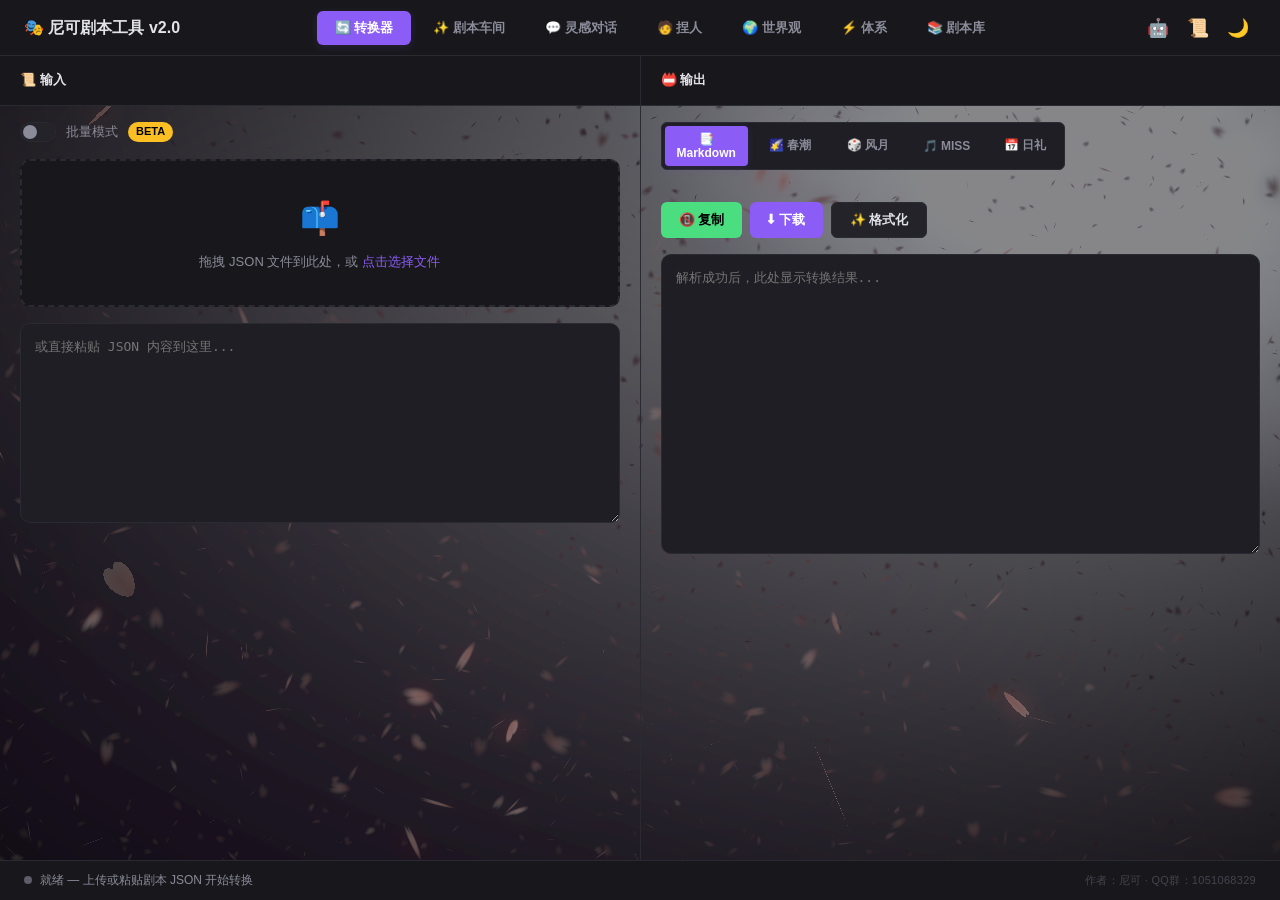
<file: index.html>
<!DOCTYPE html>
<html lang="zh-CN" data-theme="dark">
<head>
<meta charset="UTF-8">
<meta name="viewport" content="width=device-width, initial-scale=1.0">
<title>酒馆剧本格式转换工具</title>

<style>
/* ═══════════════════════════════════════
   午夜酒馆 · 美学系统 v2
   Dark Mode First · CSS Token 体系 · 磁性微交互
   ═══════════════════════════════════════ */

/* ── 樱花 WebGL 背景层 ── */
#sakura-bg{
  position:fixed;
  top:0;left:0;
  width:100vw;height:100vh;
  z-index:-1;
  pointer-events:none;
  opacity:0.5;
}

/* ── Reset & Base ── */
*,*::before,*::after{box-sizing:border-box;margin:0;padding:0}

/* ── 默认：暗夜模式 (Midnight Theme) ── */
:root{
  --bg-body:#0f0f13;
  --bg-panel:#18181c;
  --bg-hover:#232329;
  --bg-surface:#1e1e24;
  --border-color:#2a2a32;
  --border-light:#35353f;

  --text-main:#e2e2e9;
  --text-muted:#8b8b99;
  --text-dim:#5c5c6a;

  --accent-primary:#8b5cf6;
  --accent-hover:#7c3aed;
  --accent-glow:rgba(139,92,246,0.15);

  --green:#4ade80;
  --red:#f87171;
  --amber:#fbbf24;

  --btn-bg:#2a2a32;
  --btn-text:#e2e2e9;

  --radius:10px;
  --radius-sm:6px;
  --radius-lg:12px;
  --font:'Segoe UI','PingFang SC','Microsoft YaHei',sans-serif;
  --mono:'Cascadia Code','Fira Code','Consolas',monospace;
  --shadow-sm:0 2px 8px rgba(0,0,0,0.4);
  --shadow-md:0 8px 24px rgba(0,0,0,0.6);
  --transition:200ms cubic-bezier(.4,0,.2,1);
}

/* ── 浅色模式覆盖 (Light Theme) ── */
[data-theme="light"]{
  --bg-body:#f4f4f5;
  --bg-panel:#ffffff;
  --bg-hover:#f1f5f9;
  --bg-surface:#fafafa;
  --border-color:#e4e4e7;
  --border-light:#d4d4d8;

  --text-main:#18181b;
  --text-muted:#71717a;
  --text-dim:#a1a1aa;

  --accent-primary:#7c5cfc;
  --accent-hover:#6d3fd9;
  --accent-glow:rgba(124,92,252,0.12);

  --btn-bg:#f4f4f5;
  --btn-text:#18181b;

  --shadow-sm:0 2px 8px rgba(0,0,0,0.05);
  --shadow-md:0 8px 24px rgba(0,0,0,0.08);
}

/* ── 全局基础 ── */
html,body{height:100%}
body{
  font-family:var(--font);
  background:var(--bg-body);
  color:var(--text-main);
  display:flex;
  flex-direction:column;
  line-height:1.6;
  -webkit-font-smoothing:antialiased;
  height:100vh;
  overflow:hidden;
  transition:background-color 0.3s ease, color 0.3s ease;
}
a{color:var(--accent-primary);text-decoration:none}
a:hover{text-decoration:underline}

/* ── Scrollbar ── */
::-webkit-scrollbar{width:6px;height:6px}
::-webkit-scrollbar-track{background:transparent}
::-webkit-scrollbar-thumb{background:var(--border-color);border-radius:3px}
::-webkit-scrollbar-thumb:hover{background:var(--text-dim)}

/* ── App Header / 导航栏 ── */
.app-header{
  height:56px;
  display:flex;
  align-items:center;
  justify-content:space-between;
  padding:0 24px;
  border-bottom:1px solid var(--border-color);
  background:var(--bg-panel);
  flex-shrink:0;
  transition:background-color 0.3s ease, border-color 0.3s ease;
}
.app-header .logo{
  font-size:16px;
  font-weight:700;
  color:var(--text-main);
}
.app-nav{
  display:flex;
  gap:4px;
}
.nav-btn{
  padding:8px 18px;
  border:none;
  border-radius:var(--radius-sm);
  font-size:13px;
  font-weight:600;
  cursor:pointer;
  transition:var(--transition);
  font-family:var(--font);
  background:transparent;
  color:var(--text-muted);
}
.nav-btn:hover{
  color:var(--text-main);
  background:var(--bg-hover);
}
.nav-btn.active{
  background:var(--accent-primary);
  color:#fff;
  box-shadow:0 2px 8px var(--accent-glow);
}
.nav-btn:active{transform:scale(.96)}

/* ── App Views ── */
.app-view{
  display:none !important;
  width:100%;
  height:calc(100vh - 60px);
  overflow:hidden;
}

/* ── 视图 1：转换器（左右分栏） ── */
#view-converter.active{
  display:flex !important;
  flex-direction:row;
}
#view-converter .panel{
  flex:1;
  display:flex;
  flex-direction:column;
  overflow:hidden;
}
#view-converter .panel+.panel{border-left:1px solid var(--border-color)}
#view-converter .panel-header{
  padding:14px 20px;
  border-bottom:1px solid var(--border-color);
  font-size:13px;
  font-weight:600;
  display:flex;align-items:center;gap:10px;
  flex-shrink:0;
  background:var(--bg-panel);
  transition:background-color 0.3s ease, border-color 0.3s ease;
}
#view-converter .panel-header .count{
  font-weight:400;
  color:var(--text-muted);
  font-size:12px;
}
#view-converter .panel-body{
  flex:1;
  overflow:auto;
  padding:16px 20px;
}

/* ── Status Bar ── */
#statusBar{
  padding:10px 24px;
  border-top:1px solid var(--border-color);
  font-size:12px;
  color:var(--text-muted);
  display:flex;align-items:center;gap:8px;
  flex-shrink:0;
  background:var(--bg-panel);
  transition:background-color 0.3s ease, border-color 0.3s ease;
}
#statusBar .dot{
  width:8px;height:8px;
  border-radius:50%;
  display:inline-block;
  transition:var(--transition);
}
#statusBar .dot.idle{background:var(--text-dim)}
#statusBar .dot.ok{background:var(--green);box-shadow:0 0 6px rgba(74,222,128,.5)}
#statusBar .dot.err{background:var(--red);box-shadow:0 0 6px rgba(248,113,113,.5)}
#statusBar .dot.busy{background:var(--accent-primary);animation:pulse 1s infinite}
#statusBar .status-author{
  margin-left:auto;
  font-size:11px;
  color:var(--text-dim);
  opacity:.65;
  white-space:nowrap;
  letter-spacing:.3px;
}
@keyframes pulse{0%,100%{opacity:1}50%{opacity:.3}}

/* ── Responsive ── */
@media(max-width:768px){
  #view-converter.active{flex-direction:column}
  #view-converter .panel+.panel{border-left:none;border-top:1px solid var(--border-color)}
  .lib-sidebar{width:100%;border-right:none;border-bottom:1px solid var(--border-color)}
  #view-library.active{flex-direction:column}
  .app-header{padding:0 16px}
  .app-header .logo{font-size:14px}
}

/* ── Upload Zone · 磁性拖拽 ── */
.upload-zone{
  border:2px dashed var(--border-color);
  border-radius:var(--radius);
  padding:32px 20px;
  text-align:center;
  cursor:pointer;
  transition:all 0.2s cubic-bezier(0.4,0,0.2,1);
  margin-bottom:16px;
  position:relative;
  overflow:hidden;
  background:var(--bg-panel);
}
.upload-zone::before{
  content:'';
  position:absolute;inset:-2px;
  border-radius:var(--radius);
  border:2px dashed transparent;
  transition:var(--transition);
  pointer-events:none;
}
.upload-zone:hover{
  border-color:var(--accent-primary);
  background:var(--accent-glow);
  transform:translateY(-1px);
}
.upload-zone.dragover,
.upload-zone.drag-active{
  border-color:var(--accent-primary);
  background:var(--accent-glow);
  transform:scale(1.02);
  box-shadow:0 0 30px var(--accent-glow),inset 0 0 30px var(--accent-glow);
}
.upload-zone.dragover::before,
.upload-zone.drag-active::before{
  border-color:var(--accent-primary);
  animation:borderPulse 1.2s ease-in-out infinite;
}
@keyframes borderPulse{
  0%,100%{opacity:.4}
  50%{opacity:1}
}
.upload-zone .icon{font-size:32px;margin-bottom:8px;display:block}
.upload-zone .hint{color:var(--text-muted);font-size:13px}
.upload-zone .hint label{color:var(--accent-primary);cursor:pointer}
.upload-zone input[type=file]{display:none}

#jsonInput{
  width:100%;
  min-height:200px;
  background:var(--bg-surface);
  border:1px solid var(--border-color);
  border-radius:var(--radius);
  color:var(--text-main);
  font-family:var(--mono);
  font-size:13px;
  padding:14px;
  resize:vertical;
  outline:none;
  transition:var(--transition);
}
#jsonInput:focus{border-color:var(--accent-primary);box-shadow:0 0 0 3px var(--accent-glow)}

/* ── Batch Mode ── */
.batch-toggle{
  display:flex;align-items:center;gap:10px;
  margin-bottom:16px;
  font-size:13px;
  color:var(--text-muted);
}
.batch-toggle input[type=checkbox]{
  appearance:none;
  width:36px;height:20px;
  background:var(--bg-hover);
  border-radius:10px;
  position:relative;
  cursor:pointer;
  transition:var(--transition);
  flex-shrink:0;
  border:1px solid var(--border-color);
}
.batch-toggle input[type=checkbox]::after{
  content:'';
  position:absolute;
  top:2px;left:2px;
  width:14px;height:14px;
  background:var(--text-muted);
  border-radius:50%;
  transition:var(--transition);
}
.batch-toggle input[type=checkbox]:checked{
  background:var(--accent-primary);
  border-color:var(--accent-primary);
}
.batch-toggle input[type=checkbox]:checked::after{
  left:18px;
  background:#fff;
}
.batch-toggle .badge-batch{
  font-size:11px;
  background:var(--amber);
  color:#000;
  padding:1px 8px;
  border-radius:10px;
  font-weight:600;
}

.batch-file-list{
  margin-bottom:16px;
  max-height:200px;
  overflow-y:auto;
}
.batch-file-item{
  display:flex;align-items:center;gap:10px;
  padding:8px 12px;
  background:var(--bg-surface);
  border:1px solid var(--border-color);
  border-radius:var(--radius-sm);
  margin-bottom:6px;
  font-size:13px;
  transition:var(--transition);
}
.batch-file-item:hover{border-color:var(--border-light)}
.batch-file-item .file-name{flex:1;overflow:hidden;text-overflow:ellipsis;white-space:nowrap}
.batch-file-item .file-info{color:var(--text-muted);font-size:11px;flex-shrink:0}
.batch-file-item .file-status{font-size:11px;flex-shrink:0;padding:2px 8px;border-radius:4px}
.batch-file-item .file-status.ok{background:rgba(74,222,128,.15);color:var(--green)}
.batch-file-item .file-status.err{background:rgba(248,113,113,.15);color:var(--red)}
.batch-file-item .file-status.pending{background:rgba(139,139,153,.15);color:var(--text-muted)}
.batch-file-item .file-status.processing{background:var(--accent-glow);color:var(--accent-primary)}

.batch-actions{
  display:flex;gap:8px;flex-wrap:wrap;
  margin-top:12px;
}
.batch-actions .btn{flex:1;min-width:120px}

/* ── Buttons ── */
.btn{
  padding:8px 18px;
  border:none;
  border-radius:var(--radius-sm);
  font-size:13px;
  font-weight:600;
  cursor:pointer;
  transition:var(--transition);
  font-family:var(--font);
  position:relative;
  overflow:hidden;
}
.btn:active{transform:scale(.96)}
.btn-primary{background:var(--accent-primary);color:#fff}
.btn-primary:hover{background:var(--accent-hover);box-shadow:0 4px 16px var(--accent-glow)}
.btn-secondary{background:var(--bg-hover);color:var(--text-main);border:1px solid var(--border-color)}
.btn-secondary:hover{background:var(--bg-surface);border-color:var(--border-light)}
.btn-success{background:var(--green);color:#000}
.btn-success:hover{opacity:.85;box-shadow:0 4px 16px rgba(74,222,128,.25)}
.btn-danger{background:var(--red);color:#fff}
.btn-danger:hover{opacity:.85;box-shadow:0 4px 16px rgba(248,113,113,.25)}
.btn:disabled{opacity:.4;cursor:not-allowed;transform:none!important}
.btn-lg{
  padding:12px 28px;
  font-size:15px;
  border-radius:var(--radius);
}
.btn-sm{
  padding:6px 14px;
  font-size:12px;
  white-space:nowrap;
}
.btn-full{
  width:100%;
}

/* ── Output ── */
.output-actions{
  display:flex;gap:8px;flex-wrap:wrap;
  margin-bottom:16px;
}

.format-selector{
  display:flex;gap:6px;
  background:var(--bg-surface);
  border:1px solid var(--border-color);
  border-radius:var(--radius-sm);
  padding:3px;
  margin-bottom:16px;
}
.format-opt{
  flex:1;
  padding:6px 12px;
  text-align:center;
  border-radius:4px;
  font-size:12px;
  font-weight:600;
  cursor:pointer;
  transition:var(--transition);
  color:var(--text-muted);
  border:none;
  background:transparent;
  font-family:var(--font);
}
.format-opt.active{
  background:var(--accent-primary);
  color:#fff;
  box-shadow:0 2px 8px var(--accent-glow);
}
.format-opt:hover:not(.active){color:var(--text-main);background:var(--bg-hover)}

#outputArea{
  width:100%;
  min-height:300px;
  background:var(--bg-surface);
  border:1px solid var(--border-color);
  border-radius:var(--radius);
  color:var(--text-main);
  font-family:var(--mono);
  font-size:13px;
  padding:14px;
  resize:vertical;
  outline:none;
  transition:var(--transition);
}
#outputArea:focus{border-color:var(--accent-primary);box-shadow:0 0 0 3px var(--accent-glow)}

/* ── 右键菜单 (Context Menu) ── */
.context-menu{
  position:fixed;
  z-index:9999;
  width:200px;
  background:var(--bg-panel);
  border:1px solid var(--border-color);
  border-radius:8px;
  box-shadow:var(--shadow-md);
  padding:6px 0;
  font-size:14px;
  transform-origin:top left;
  animation:menuFadeIn 0.15s cubic-bezier(.4,0,.2,1);
}
@keyframes menuFadeIn{
  from{opacity:0;transform:scale(.95)}
  to{opacity:1;transform:scale(1)}
}
.menu-item{
  padding:10px 16px;
  cursor:pointer;
  color:var(--text-main);
  transition:background-color .15s, color .15s;
  display:flex;
  align-items:center;
  gap:8px;
  user-select:none;
}
.menu-item:hover{
  background:var(--accent-primary);
  color:#fff;
}
.menu-item.danger:hover{
  background:#ef4444;
  color:#fff;
}
.menu-divider{
  height:1px;
  background:var(--border-color);
  margin:4px 0;
}

/* ── 视图 2：剧本库 · 左右分栏 (Master-Detail) ── */
#view-library.active{
  display:flex !important;
  flex-direction:row;
  width:100%;
  height:100%;
  overflow:hidden;
}

.lib-sidebar{
  width:320px;
  flex-shrink:0;
  display:flex;
  flex-direction:column;
  border-right:1px solid var(--border-color);
  background:var(--bg-panel);
  height:100%;
  z-index:10;
  transition:background-color 0.3s ease, border-color 0.3s ease;
}
.lib-search-box{
  padding:16px;
  border-bottom:1px solid var(--border-color);
}
.lib-search-box input{
  width:100%;
  padding:8px 12px;
  background:var(--bg-body);
  border:1px solid var(--border-color);
  border-radius:var(--radius-sm);
  color:var(--text-main);
  font-size:13px;
  outline:none;
  font-family:var(--font);
  transition:var(--transition);
}
.lib-search-box input:focus{
  border-color:var(--accent-primary);
  box-shadow:0 0 0 3px var(--accent-glow);
}
.lib-search-box input::placeholder{color:var(--text-muted)}

.lib-sidebar .lib-list{
  flex:1;
  overflow-y:auto;
  padding:12px;
  display:flex;
  flex-direction:column;
  gap:6px;
}

.lib-card{
  display:flex;
  flex-direction:column;
  gap:6px;
  padding:12px 14px;
  background:var(--bg-body);
  border:1px solid var(--border-color);
  border-radius:8px;
  cursor:pointer;
  transition:var(--transition);
  position:relative;
}
.lib-card:hover{
  border-color:var(--accent-primary);
  background:var(--bg-hover);
  transform:translateY(-1px);
  box-shadow:var(--shadow-sm);
}
.lib-card.active{
  border-color:var(--accent-primary);
  background:var(--bg-hover);
  box-shadow:0 0 0 1px var(--accent-primary);
}
.lib-card-top{
  display:flex;
  align-items:flex-start;
  gap:8px;
}
.lib-card-title{
  font-size:14px;
  font-weight:600;
  flex:1;
  line-height:1.3;
  display:-webkit-box;
  -webkit-line-clamp:2;
  -webkit-box-orient:vertical;
  overflow:hidden;
}
.lib-card-badge{
  font-size:10px;
  padding:1px 8px;
  border-radius:10px;
  font-weight:600;
  flex-shrink:0;
  margin-top:2px;
}
.lib-card-badge.cc{background:var(--accent-glow);color:var(--accent-primary)}
.lib-card-badge.fy{background:rgba(74,222,128,.15);color:var(--green)}
.lib-card-badge.ms{background:rgba(251,191,36,.15);color:var(--amber)}
.lib-card-summary{
  font-size:12px;
  color:var(--text-muted);
  display:-webkit-box;
  -webkit-line-clamp:2;
  -webkit-box-orient:vertical;
  overflow:hidden;
  line-height:1.5;
}
.lib-card-meta{
  display:flex;
  gap:12px;
  font-size:11px;
  color:var(--text-muted);
}
.lib-card-meta span{display:flex;align-items:center;gap:4px}
.lib-card-del{
  position:absolute;
  top:8px;
  right:8px;
  width:22px;
  height:22px;
  border:none;
  background:transparent;
  color:var(--text-muted);
  cursor:pointer;
  border-radius:4px;
  font-size:14px;
  display:none;
  align-items:center;
  justify-content:center;
  transition:var(--transition);
}
.lib-card:hover .lib-card-del{display:flex}
.lib-card-del:hover{background:rgba(248,113,113,.2);color:var(--red)}

.lib-empty{
  text-align:center;
  padding:40px 20px;
  color:var(--text-muted);
  font-size:13px;
  line-height:2;
}
.lib-empty .icon{font-size:40px;margin-bottom:12px}

/* ── 右侧详情面板 ── */
.lib-detail{
  flex:1;
  height:100%;
  overflow-y:auto;
  padding:32px;
  background:var(--bg-body);
  position:relative;
  transition:background-color 0.3s ease;
}
.lib-detail .empty-state{
  display:flex;
  align-items:center;
  justify-content:center;
  height:100%;
  color:var(--text-dim);
  font-size:15px;
  text-align:center;
}

/* ── 详情内容样式 ── */
.lib-detail .modal-section{
  margin-bottom:24px;
}
.lib-detail .modal-section:last-child{margin-bottom:0}
.lib-detail .modal-section-title{
  font-size:12px;
  font-weight:600;
  color:var(--text-muted);
  text-transform:uppercase;
  letter-spacing:.5px;
  margin-bottom:10px;
  display:flex;
  align-items:center;
  gap:8px;
}
.lib-detail .modal-section-title .copy-btn{
  font-size:11px;
  padding:2px 10px;
  border:none;
  border-radius:4px;
  cursor:pointer;
  background:var(--bg-hover);
  color:var(--text-muted);
  font-family:var(--font);
  transition:var(--transition);
  font-weight:400;
  text-transform:none;
  letter-spacing:0;
}
.lib-detail .modal-section-title .copy-btn:hover{
  background:var(--accent-primary);
  color:#fff;
}
.lib-detail .modal-tags{
  display:flex;
  flex-wrap:wrap;
  gap:6px;
}
.lib-detail .modal-tag{
  font-size:12px;
  padding:3px 10px;
  background:var(--bg-hover);
  border:1px solid var(--border-color);
  border-radius:4px;
  color:var(--text-muted);
}
.lib-detail .modal-field{
  display:flex;
  gap:8px;
  padding:6px 0;
  font-size:13px;
  border-bottom:1px solid var(--border-color);
}
.lib-detail .modal-field:last-child{border-bottom:none}
.lib-detail .modal-field-label{
  color:var(--text-muted);
  width:80px;
  flex-shrink:0;
}
.lib-detail .modal-field-value{color:var(--text-main);word-break:break-all}
.lib-detail .modal-prompt{
  background:var(--bg-panel) !important;
  border:1px solid var(--border-color) !important;
  border-radius:var(--radius-sm);
  padding:12px;
  font-size:12px;
  font-family:var(--mono);
  white-space:pre-wrap;
  max-height:400px;
  overflow-y:auto;
  line-height:1.6;
  color:var(--text-main);
  position:relative;
}
.lib-detail .modal-prompt .copy-overlay{
  position:sticky;
  top:0;
  float:right;
  padding:4px 12px;
  border:none;
  border-radius:0 var(--radius-sm) 0 var(--radius-sm);
  cursor:pointer;
  background:var(--bg-hover);
  color:var(--text-muted);
  font-size:11px;
  font-family:var(--font);
  transition:var(--transition);
  opacity:.6;
  margin:-12px -12px 8px 8px;
}
.lib-detail .modal-prompt .copy-overlay:hover{
  opacity:1;
  background:var(--accent-primary);
  color:#fff;
}
.lib-detail .modal-wb-list{
  display:flex;
  flex-direction:column;
  gap:6px;
}
.lib-detail .modal-wb-item{
  padding:10px 14px;
  background:var(--bg-panel) !important;
  border:1px solid var(--border-color) !important;
  border-radius:var(--radius-sm);
  font-size:12px;
  transition:var(--transition);
}
.lib-detail .modal-wb-item:hover{
  border-color:var(--accent-primary);
  background:var(--bg-hover);
}
.lib-detail .modal-wb-item .wb-header{
  display:flex;
  align-items:flex-start;
  gap:8px;
  margin-bottom:6px;
}
.lib-detail .modal-wb-item .wb-keywords{
  color:var(--accent-primary);
  font-weight:600;
  flex:1;
  line-height:1.5;
}
.lib-detail .modal-wb-item .wb-copy{
  flex-shrink:0;
  padding:2px 10px;
  border:none;
  border-radius:4px;
  cursor:pointer;
  background:var(--bg-hover);
  color:var(--text-muted);
  font-size:11px;
  font-family:var(--font);
  transition:var(--transition);
  opacity:.5;
}
.lib-detail .modal-wb-item .wb-copy:hover{
  opacity:1;
  background:var(--accent-primary);
  color:#fff;
}
.lib-detail .modal-wb-item .wb-content{
  color:var(--text-muted);
  white-space:pre-wrap;
  line-height:1.6;
}

/* ── 详情操作栏 ── */
.lib-detail-actions{
  display:flex;
  gap:8px;
  margin-top:24px;
  padding-top:16px;
  border-top:1px solid var(--border-color);
}
.lib-detail-actions .btn{flex:1}

/* ── 视图 3：剧本车间 · 4 步向导 ── */
#view-char-creator.active{
  display:flex !important;
  overflow-y:auto;
}
#view-world-builder.active{
  display:flex !important;
  overflow-y:auto;
}
#view-power-builder.active{
  display:flex !important;
  overflow-y:auto;
}
#view-chat.active{
  display:flex !important;
}
#view-generator.active{
  display:flex !important;
}

.generator-workspace{
  width:100%;
  height:100%;
  overflow-y:auto;
  padding:32px 48px;
  display:flex;
  flex-direction:column;
  gap:32px;
}

/* ── 步进器 ── */
.wizard-stepper{
  display:flex;
  align-items:center;
  justify-content:center;
  gap:0;
  padding:8px 0;
}
.wizard-stepper .step{
  display:flex;
  align-items:center;
  gap:10px;
  padding:10px 20px;
  border-radius:var(--radius);
  cursor:pointer;
  transition:var(--transition);
  opacity:.4;
  user-select:none;
}
.wizard-stepper .step.active{
  opacity:1;
  background:var(--accent-glow);
}
.wizard-stepper .step.completed{
  opacity:.7;
}
.wizard-stepper .step .step-num{
  width:28px;
  height:28px;
  border-radius:50%;
  display:flex;
  align-items:center;
  justify-content:center;
  font-size:13px;
  font-weight:700;
  background:var(--bg-hover);
  color:var(--text-muted);
  transition:var(--transition);
  flex-shrink:0;
}
.wizard-stepper .step.active .step-num{
  background:var(--accent-primary);
  color:#fff;
  box-shadow:0 2px 8px var(--accent-glow);
}
.wizard-stepper .step.completed .step-num{
  background:var(--green);
  color:#000;
}
.wizard-stepper .step .step-label{
  font-size:13px;
  font-weight:600;
  color:var(--text-main);
  white-space:nowrap;
}
.wizard-stepper .step-connector{
  width:48px;
  height:2px;
  background:var(--border-color);
  border-radius:1px;
  flex-shrink:0;
}

/* ── 步骤内容区 ── */
.gen-step-content{
  flex:1;
  display:flex;
  flex-direction:column;
  gap:24px;
  animation:fadeIn .3s ease;
}
@keyframes fadeIn{
  from{opacity:0;transform:translateY(8px)}
  to{opacity:1;transform:translateY(0)}
}

/* ── Step 1: 灵感抽卡 ── */
.seed-input-area{
  display:flex;
  flex-direction:column;
  gap:12px;
  max-width:720px;
  margin:0 auto;
  width:100%;
}
.seed-label{
  font-size:13px;
  font-weight:600;
  color:var(--text-muted);
}
.seed-textarea{
  width:100%;
  min-height:100px;
  background:var(--bg-surface);
  border:1px solid var(--border-color);
  border-radius:var(--radius);
  color:var(--text-main);
  font-family:var(--font);
  font-size:14px;
  padding:14px;
  resize:vertical;
  outline:none;
  transition:var(--transition);
  line-height:1.7;
}
.seed-textarea:focus{
  border-color:var(--accent-primary);
  box-shadow:0 0 0 3px var(--accent-glow);
}
.seed-textarea::placeholder{color:var(--text-dim)}

/* ── 卡片网格 ── */
.cards-grid{
  display:grid;
  grid-template-columns:repeat(auto-fit, minmax(280px, 1fr));
  gap:16px;
  max-width:1200px;
  margin:0 auto;
  width:100%;
}
.cards-placeholder{
  grid-column:1/-1;
  text-align:center;
  padding:60px 20px;
  color:var(--text-dim);
  font-size:14px;
}
.gen-card{
  background:var(--bg-panel);
  border:1px solid var(--border-color);
  border-radius:var(--radius-lg);
  padding:20px;
  cursor:pointer;
  transition:var(--transition);
  display:flex;
  flex-direction:column;
  gap:12px;
  position:relative;
  overflow:hidden;
}
.gen-card::before{
  content:'';
  position:absolute;
  top:0;left:0;right:0;
  height:3px;
  background:var(--accent-primary);
  opacity:0;
  transition:var(--transition);
}
.gen-card:hover{
  border-color:var(--accent-primary);
  transform:translateY(-2px);
  box-shadow:var(--shadow-md);
}
.gen-card:hover::before{opacity:1}
.gen-card.selected{
  border-color:var(--accent-primary);
  box-shadow:0 0 0 2px var(--accent-primary), var(--shadow-md);
}
.gen-card.selected::before{opacity:1}
.gen-card .card-conflict{
  font-size:11px;
  color:var(--accent-primary);
  font-weight:600;
  text-transform:uppercase;
  letter-spacing:.5px;
}
.gen-card .card-title{
  font-size:16px;
  font-weight:700;
  line-height:1.4;
}
.gen-card .card-desc{
  font-size:13px;
  color:var(--text-muted);
  line-height:1.6;
  display:-webkit-box;
  -webkit-line-clamp:4;
  -webkit-box-orient:vertical;
  overflow:hidden;
}
.gen-card .card-tags{
  display:flex;
  flex-wrap:wrap;
  gap:4px;
  margin-top:auto;
}
.gen-card .card-tag{
  font-size:11px;
  padding:2px 8px;
  background:var(--bg-hover);
  border-radius:4px;
  color:var(--text-muted);
}

/* ── Step 2: 设定调优 ── */
.refine-area{
  max-width:720px;
  margin:0 auto;
  width:100%;
  display:flex;
  flex-direction:column;
  gap:20px;
}
.refine-header{
  display:flex;
  align-items:center;
  justify-content:space-between;
}
.refine-header h3{
  font-size:16px;
  font-weight:700;
}
.selected-card-preview{
  background:var(--bg-panel);
  border:1px solid var(--accent-primary);
  border-radius:var(--radius-lg);
  padding:20px;
}
.refine-edit-area{
  display:flex;
  flex-direction:column;
  gap:12px;
}
.refine-actions{
  display:flex;
  gap:8px;
}
.refine-actions .btn{flex:1}

/* ── 素材导入 & 主角确认 & 世界书迭代 ── */
.refine-section{
  background:var(--bg-panel);
  border:1px solid var(--border-color);
  border-radius:var(--radius-lg);
  overflow:hidden;
}
.refine-section-header{
  display:flex;
  align-items:center;
  justify-content:space-between;
  padding:12px 16px;
  font-size:14px;
  font-weight:600;
  background:var(--bg-hover);
  user-select:none;
}
.refine-toggle-icon{
  font-size:11px;
  color:var(--text-dim);
  transition:transform .2s;
}
.refine-section-header.open .refine-toggle-icon{
  transform:rotate(180deg);
}
.refine-section-body{
  padding:12px 16px;
  display:flex;
  flex-direction:column;
  gap:10px;
}
.material-hint{
  font-size:12px;
  color:var(--text-dim);
  line-height:1.5;
}
.material-buttons{
  display:flex;
  gap:8px;
  flex-wrap:wrap;
}
.imported-materials{
  display:flex;
  flex-direction:column;
  gap:6px;
}
.imported-material-item{
  font-size:13px;
  padding:8px 12px;
  background:var(--bg-body);
  border-radius:var(--radius-sm);
  border-left:3px solid var(--accent-primary);
  line-height:1.5;
}
.imported-material-item .mat-label{
  font-weight:600;
  color:var(--accent-primary);
  font-size:11px;
  display:block;
  margin-bottom:2px;
}
.refine-input{
  width:100%;
  padding:10px 12px;
  border:1px solid var(--border-color);
  border-radius:var(--radius-sm);
  background:var(--bg-body);
  color:var(--text-main);
  font-size:14px;
  font-family:inherit;
  outline:none;
  transition:border-color .2s;
}
.refine-input:focus{
  border-color:var(--accent-primary);
}
.refine-hint{
  font-size:12px;
  color:var(--text-dim);
}

/* ── Step 3: 提示词生成 ── */
.prompt-gen-area{
  max-width:800px;
  margin:0 auto;
  width:100%;
  display:flex;
  flex-direction:column;
  gap:16px;
}
.prompt-output{
  width:100%;
  min-height:300px;
  background:var(--bg-surface);
  border:1px solid var(--border-color);
  border-radius:var(--radius);
  color:var(--text-main);
  font-family:var(--mono);
  font-size:13px;
  padding:16px;
  resize:vertical;
  outline:none;
  line-height:1.7;
}
.prompt-actions{
  display:flex;
  gap:8px;
}
.prompt-actions .btn{flex:1}

/* ── Step 4: 世界书萃取 ── */
.wb-gen-area{
  max-width:800px;
  margin:0 auto;
  width:100%;
  display:flex;
  flex-direction:column;
  gap:16px;
}
.gen-wb-list{
  display:flex;
  flex-direction:column;
  gap:8px;
}
.gen-wb-item{
  background:var(--bg-panel);
  border:1px solid var(--border-color);
  border-radius:var(--radius);
  padding:16px;
  transition:var(--transition);
}
.gen-wb-item:hover{
  border-color:var(--accent-primary);
}
.gen-wb-item .wb-keywords{
  color:var(--accent-primary);
  font-weight:600;
  font-size:13px;
  margin-bottom:6px;
}
.gen-wb-item .wb-content{
  color:var(--text-muted);
  font-size:12px;
  line-height:1.6;
  white-space:pre-wrap;
}
.wb-gen-actions{
  display:flex;
  gap:8px;
}
.wb-gen-actions .btn{flex:1}

/* ═══════════════════════════════════════
   AI 配置弹窗
   ═══════════════════════════════════════ */

.ai-dialog{
  padding:0;
  border:none;
  border-radius:var(--radius-lg);
  background:var(--bg-panel);
  color:var(--text-main);
  width:480px;
  max-width:90vw;
  box-shadow:var(--shadow-md);
  font-family:var(--font);
}
.ai-dialog::backdrop{
  background:rgba(0,0,0,.6);
  backdrop-filter:blur(4px);
}
.ai-dialog-header{
  display:flex;
  align-items:center;
  justify-content:space-between;
  padding:16px 20px;
  border-bottom:1px solid var(--border-color);
  font-size:15px;
  font-weight:700;
}
.ai-dialog-body{
  padding:20px;
  display:flex;
  flex-direction:column;
  gap:16px;
}
.ai-config-field{
  display:flex;
  flex-direction:column;
  gap:6px;
}
.ai-config-field label{
  font-size:12px;
  font-weight:600;
  color:var(--text-muted);
}
.ai-config-field input{
  padding:10px 12px;
  background:var(--bg-body);
  border:1px solid var(--border-color);
  border-radius:var(--radius-sm);
  color:var(--text-main);
  font-size:13px;
  font-family:var(--mono);
  outline:none;
  transition:var(--transition);
}
.ai-config-field input:focus{
  border-color:var(--accent-primary);
  box-shadow:0 0 0 3px var(--accent-glow);
}
.ai-config-field input::placeholder{color:var(--text-dim)}
.ai-config-hint{
  font-size:12px;
  color:var(--text-muted);
  line-height:1.7;
  padding:12px;
  background:var(--bg-surface);
  border-radius:var(--radius-sm);
}
.ai-config-hint p{margin:0}
.ai-dialog-footer{
  display:flex;
  gap:8px;
  padding:16px 20px;
  border-top:1px solid var(--border-color);
}
.ai-dialog-footer .btn{flex:1}

/* ═══════════════════════════════════════
   实体工作区 · 挂载入口
   ═══════════════════════════════════════ */

.lib-actions{
  padding:12px 16px;
  border-bottom:1px solid var(--border-color);
  display:flex;
  flex-direction:column;
  gap:6px;
}
.mount-status{
  font-size:11px;
  color:var(--text-dim);
  text-align:center;
}
.mount-status.active{
  color:var(--green);
}

/* ── 头部操作按钮 ── */
.header-actions{
  display:flex;
  gap:4px;
}
.icon-btn{
  width:36px;
  height:36px;
  border:none;
  border-radius:var(--radius-sm);
  background:transparent;
  color:var(--text-muted);
  cursor:pointer;
  font-size:18px;
  transition:var(--transition);
  display:flex;
  align-items:center;
  justify-content:center;
}
.icon-btn:hover{
  color:var(--text-main);
  background:var(--bg-hover);
}
.icon-btn:active{transform:scale(.92)}

/* ═══════════════════════════════════════
   捏人工坊 · 独立视图
   ═══════════════════════════════════════ */

.char-creator-workspace{
  max-width:720px;
  margin:0 auto;
  padding:32px 24px;
}
.char-creator-header{
  text-align:center;
  margin-bottom:28px;
}
.char-creator-header h2{
  font-size:24px;
  margin:0 0 8px;
  background:linear-gradient(135deg,var(--accent-primary),var(--accent-secondary));
  -webkit-background-clip:text;
  -webkit-text-fill-color:transparent;
  background-clip:text;
}
.char-creator-subtitle{
  color:var(--text-dim);
  font-size:14px;
  margin:0;
}
.char-input-area{
  display:flex;
  flex-direction:column;
  gap:12px;
  margin-bottom:24px;
}
.char-input-area .seed-textarea{
  min-height:160px;
  resize:vertical;
}
.char-result-area{
  animation:f
.char-result-area{
  animation:fadeIn 0.3s ease;
}
.char-card{
  background:var(--bg-surface);
  border:1px solid var(--border-color);
  border-radius:var(--radius-md);
  overflow:hidden;
  margin-bottom:16px;
}
.char-card-header{
  display:flex;
  align-items:center;
  gap:12px;
  padding:16px 20px;
  background:var(--bg-elevated);
  border-bottom:1px solid var(--border-color);
}
.char-name{
  font-size:20px;
  font-weight:700;
  color:var(--text-main);
}
.char-badge{
  font-size:12px;
  padding:2px 10px;
  border-radius:12px;
  background:var(--accent-primary);
  color:#fff;
  white-space:nowrap;
}
.char-card-body{
  padding:20px;
  line-height:1.8;
  color:var(--text-muted);
  font-size:14px;
}
.char-card-body p{margin:0 0 8px}
.char-card-body strong{color:var(--text-main)}
.char-card-body .char-section{
  margin-bottom:14px;
  padding-bottom:14px;
  border-bottom:1px solid var(--border-color);
}
.char-card-body .char-section:last-child{
  border-bottom:none;
  margin-bottom:0;
  padding-bottom:0;
}
.char-card-body .char-section-title{
  font-size:13px;
  font-weight:600;
  color:var(--accent-primary);
  margin-bottom:6px;
  letter-spacing:0.5px;
}
.char-actions{
  display:flex;
  gap:10px;
  justify-content:center;
}
.char-actions .btn{
  min-width:140px;
}
.char-empty-state{
  text-align:center;
  padding:60px 20px;
  color:var(--text-dim);
}
.char-empty-icon{
  font-size:64px;
  margin-bottom:16px;
  opacity:0.5;
}
.char-empty-state p{
  font-size:15px;
  margin:0;
}

/* ── 世界观 · 折叠补充内容 ── */
.world-extra-toggle{
  display:flex;
  align-items:center;
  justify-content:center;
  gap:6px;
  padding:10px;
  margin-top:4px;
  cursor:pointer;
  color:var(--accent-primary);
  font-size:13px;
  font-weight:500;
  border:1px dashed var(--border-color);
  border-radius:var(--radius);
  transition:var(--transition);
  user-select:none;
}
.world-extra-toggle:hover{
  background:var(--accent-glow);
  border-color:var(--accent-primary);
}
.world-extra-toggle .arrow{
  display:inline-block;
  transition:transform .2s ease;
}
.world-extra-toggle .arrow.open{
  transform:rotate(180deg);
}
.world-extra-content{
  display:none;
}
.world-extra-content.open{
  display:block;
  animation:fadeIn 0.25s ease;
}

/* AI 配置 Tab 切换 — 互斥模式 */
.ai-tab-header{display:flex;gap:4px;margin-bottom:16px;background:var(--bg-secondary);border-radius:8px;padding:3px;}
.ai-tab-btn{flex:1;padding:8px 12px;border:none;border-radius:6px;background:transparent;color:var(--text-secondary);font-size:13px;font-weight:500;cursor:pointer;transition:all .2s;}
.ai-tab-btn:hover{color:var(--text-primary);background:var(--bg-tertiary);}
.ai-tab-btn.active{background:var(--accent);color:#fff;box-shadow:0 2px 8px rgba(100,108,255,.3);}
.ai-tab-panel{display:none !important;}
.ai-tab-panel.active{display:block;animation:fadeIn .2s ease;}
.ai-model-select-row{display:flex;gap:8px;align-items:center;}
.ai-model-select{flex:1;padding:8px 10px;border:1px solid var(--border);border-radius:6px;background:var(--bg-secondary);color:var(--text-primary);font-size:13px;font-family:inherit;cursor:pointer;}
.ai-model-select option{background:var(--bg-primary);color:var(--text-primary);}

/* --- AI 配置面板强制 Tab 样式（兜底） --- */
.ai-tab-panel{display:none !important;}
.ai-tab-panel.active{display:block !important;animation:fadeIn .2s ease;}

/* ── 宣发页源码编辑器弹窗 ── */
#source-editor-dialog textarea{
  outline:none;
  transition:border-color 0.2s ease;
}
#source-editor-dialog textarea:focus{
  border-color:var(--accent-primary) !important;
  box-shadow:0 0 0 2px var(--accent-glow);
}
#source-editor-dialog textarea::selection{
  background:var(--accent-primary);
  color:#fff;
}

</style>

</head>

<header class="app-header">
  <div class="logo">🎭 尼可剧本工具 v2.0</div>
  <nav class="app-nav">
    <button id="nav-converter" class="nav-btn active">🔄 转换器</button>
    <button id="nav-generator" class="nav-btn">✨ 剧本车间</button>
    <button id="nav-chat" class="nav-btn">💬 灵感对话</button>
    <button id="nav-char-creator" class="nav-btn">🧑 捏人</button>
    <button id="nav-world-builder" class="nav-btn">🌍 世界观</button>
    <button id="nav-power-builder" class="nav-btn">⚡ 体系</button>
    <button id="nav-library" class="nav-btn">📚 剧本库</button>
  </nav>
  <div class="header-actions">
    <button id="btn-ai-config" class="icon-btn" title="AI 配置">🤖</button>
    <button id="btn-supreme-directive" class="icon-btn" title="最高指令（全局系统指令）">📜</button>
    <button id="theme-toggle" class="icon-btn" title="切换主题">🌙</button>
  </div>
</header>

<main id="view-converter" class="app-view active">
  <div class="panel">
    <div class="panel-header">
      📜 输入
      <span class="count" id="inputCount"></span>
    </div>
    <div class="panel-body">
      <div class="batch-toggle">
        <input type="checkbox" id="batchMode">
        <label for="batchMode">批量模式</label>
        <span class="badge-batch">BETA</span>
      </div>

      <div class="upload-zone" id="uploadZone">
        <div class="icon">📫</div>
        <div class="hint">
          拖拽 JSON 文件到此处，或 <label for="fileInput">点击选择文件</label>
          <span id="batchHint" style="display:none">（可多选）</span>
        </div>
        <input type="file" id="fileInput" accept=".json" multiple>
      </div>

      <div id="batchFileList" class="batch-file-list" style="display:none"></div>

      <div id="batchActions" class="batch-actions" style="display:none">
        <button class="btn btn-success" id="btnBatchDownloadAll">📝 全部下载</button>
        <button class="btn btn-danger" id="btnBatchClear">🗑 清空列表</button>
      </div>

      <textarea id="jsonInput" placeholder="或直接粘贴 JSON 内容到这里..." spellcheck="false"></textarea>
    </div>
  </div>

  <div class="panel">
    <div class="panel-header">
      📛 输出
      <span class="count" id="outputCount"></span>
    </div>
    <div class="panel-body">
      <div class="output-actions">
        <div class="format-selector" id="formatSelector">
          <button class="format-opt active" data-format="markdown">📑 Markdown</button>
          <button class="format-opt" data-format="chunchao">🌠 春潮</button>
          <button class="format-opt" data-format="fengyue">🎲 风月</button>
          <button class="format-opt" data-format="miss">🎵 MISS</button>
          <button class="format-opt" data-format="rili">📅 日礼</button>
        </div>
      </div>
      <div class="output-actions">
        <button class="btn btn-success" id="btnCopy">📵 复制</button>
        <button class="btn btn-primary" id="btnDownload">⬇ 下载</button>
        <button class="btn btn-secondary" id="btnFormat">✨ 格式化</button>
      </div>
      <textarea id="outputArea" placeholder="解析成功后，此处显示转换结果..." spellcheck="false" readonly></textarea>
    </div>
  </div>
</main>

<main id="view-generator" class="app-view">
  <div class="generator-workspace">
    <!-- 顶部步进器 -->
    <div class="wizard-stepper">
      <div class="step active" data-step="1">
        <span class="step-num">1</span>
        <span class="step-label">灵感抽卡</span>
      </div>
      <div class="step-connector"></div>
      <div class="step" data-step="2">
        <span class="step-num">2</span>
        <span class="step-label">设定调优</span>
      </div>
      <div class="step-connector"></div>
      <div class="step" data-step="3">
        <span class="step-num">3</span>
        <span class="step-label">提示词生成</span>
      </div>
      <div class="step-connector"></div>
      <div class="step" data-step="4">
        <span class="step-num">4</span>
        <span class="step-label">世界书 & 宣发</span>
      </div>
    </div>

    <!-- 步骤 1：灵感抽卡 -->
    <section id="gen-step-1" class="gen-step-content active">
      <div class="seed-input-area">
        <label class="seed-label">输入一句话灵感</label>
        <textarea id="gen-seed-input" class="seed-textarea" placeholder="废土赛博朋克，主角是个只能活三天的赏金猎人..." spellcheck="false"></textarea>
        <button id="btn-gen-cards" class="btn btn-primary btn-lg">🎲 生成 4 个方向</button>
      </div>
      <div id="gen-cards-container" class="cards-grid">
        <div class="cards-placeholder">点击上方按钮，AI 将为你生成 4 个剧本方向</div>
      </div>
    </section>

    <!-- 步骤 2：设定调优 + 素材导入 + 主角确认 -->
    <section id="gen-step-2" class="gen-step-content" style="display:none">
      <div class="refine-area">
        <div class="refine-header">
          <h3>📌 已选方向</h3>
          <button id="btn-back-to-step1" class="btn btn-secondary btn-sm">← 返回重选</button>
        </div>
        <div id="gen-selected-card" class="selected-card-preview"></div>

        <!-- 素材导入区：从捏人/世界观/体系导入 -->
        <div class="refine-section">
          <div class="refine-section-header" style="cursor:pointer" id="toggle-materials">
            <span>📦 导入已有素材</span>
            <span class="refine-toggle-icon">▼</span>
          </div>
          <div id="gen-materials-area" class="refine-section-body">
            <div class="material-hint">从以下工具生成的素材可直接导入作为剧本上下文：</div>
            <div class="material-buttons">
              <button id="btn-import-char" class="btn btn-sm btn-secondary">🧑 导入捏人</button>
              <button id="btn-import-world" class="btn btn-sm btn-secondary">🌍 导入世界观</button>
              <button id="btn-import-power" class="btn btn-sm btn-secondary">⚡ 导入体系</button>
            </div>
            <div id="gen-imported-materials" class="imported-materials"></div>
          </div>
        </div>

        <!-- 主角确认 -->
        <div class="refine-section">
          <div class="refine-section-header">
            <span>🎭 玩家扮演角色</span>
          </div>
          <div class="refine-section-body">
            <input type="text" id="gen-protagonist-input" class="refine-input" placeholder="例：穿越到异世界的普通上班族，意外获得系统..." />
            <div class="refine-hint">AI 将以此角色为中心生成提示词和宣发页</div>
          </div>
        </div>

        <div class="refine-edit-area">
          <label class="seed-label">调优指令（可选）</label>
          <textarea id="gen-refine-input" class="seed-textarea" placeholder="把主角改成反派 / 增加克苏鲁元素..." spellcheck="false"></textarea>
          <div class="refine-actions">
            <button id="btn-refine-ai" class="btn btn-secondary">🔄 AI 调优</button>
            <button id="btn-to-step-3" class="btn btn-primary">✨ 方向确认，生成提示词</button>
          </div>
        </div>
      </div>
    </section>

    <!-- 步骤 3：提示词生成 -->
    <section id="gen-step-3" class="gen-step-content" style="display:none">
      <div class="prompt-gen-area">
        <div class="refine-header">
          <h3>📝 系统提示词</h3>
          <button id="btn-back-to-step2" class="btn btn-secondary btn-sm">← 返回调优</button>
        </div>
        <textarea id="gen-prompt-output" class="prompt-output" readonly spellcheck="false"></textarea>
        <div class="prompt-actions">
          <button id="btn-copy-prompt" class="btn btn-secondary">📋 复制</button>
          <button id="btn-regenerate-prompt" class="btn btn-secondary">🔄 重新生成</button>
          <button id="btn-to-step-4" class="btn btn-primary">📖 萃取世界书</button>
        </div>
      </div>
    </section>

    <!-- 步骤 4：世界书萃取 + 迭代 + 宣发页 -->
    <section id="gen-step-4" class="gen-step-content" style="display:none">
      <div class="wb-gen-area">
        <div class="refine-header">
          <h3>📚 世界书条目</h3>
          <button id="btn-back-to-step3" class="btn btn-secondary btn-sm">← 返回提示词</button>
        </div>
        <div id="gen-wb-list" class="gen-wb-list">
          <div class="cards-placeholder">正在萃取世界书...</div>
        </div>

        <!-- 世界书迭代：玩家可追加内容 -->
        <div class="refine-section">
          <div class="refine-section-header" style="cursor:pointer" id="toggle-wb-iterate">
            <span>✏️ 追加世界书内容</span>
            <span class="refine-toggle-icon">▼</span>
          </div>
          <div id="gen-wb-iterate-area" class="refine-section-body">
            <div class="material-hint">告诉 AI 你想增加什么内容，如"增加几个关键人物""添加一个隐藏地点""补充一段历史背景"</div>
            <textarea id="gen-wb-iterate-input" class="seed-textarea" placeholder="例：增加 3 个关键反派人物，每人有独特能力和动机..." spellcheck="false" rows="2"></textarea>
            <button id="btn-iterate-wb" class="btn btn-secondary btn-sm">🚀 追加</button>
          </div>
        </div>

        <div class="wb-gen-actions">
          <button id="btn-regenerate-wb" class="btn btn-secondary">🔄 重新萃取</button>
          <button id="btn-gen-html-from-wizard" class="btn btn-primary">🌐 生成宣发页</button>
          <button id="btn-save-script" class="btn btn-success btn-lg">💾 保存剧本到本地</button>
        </div>
      </div>
    </section>
  </div>
</main>

<main id="view-chat" class="app-view" style="display: none; height: calc(100vh - 80px); flex-direction: column;">

  <!-- Header -->
  <div style="padding: 16px 24px; border-bottom: 1px solid var(--border-color); display: flex; justify-content: space-between; align-items: center; flex-shrink: 0;">
    <h2 style="margin: 0; font-size: 1.2rem; display: flex; align-items: center; gap: 8px;">💬 灵感对话 <span style="font-size: 12px; color: var(--text-muted); font-weight: normal;">卡文时和 AI 聊聊</span></h2>
    <div style="display: flex; gap: 8px;">
      <button id="btn-export-chat" style="padding: 6px 14px; background: transparent; border: 1px solid var(--border-color); color: var(--text-main); border-radius: 6px; cursor: pointer; font-size: 13px; transition: all 0.2s;" onmouseover="this.style.background='var(--bg-hover)'" onmouseout="this.style.background='transparent'">⬇️ 导出记录</button>
      <button id="btn-clear-chat" style="padding: 6px 14px; background: transparent; border: 1px solid var(--border-color); color: var(--text-danger, #ef4444); border-radius: 6px; cursor: pointer; font-size: 13px; transition: all 0.2s;" onmouseover="this.style.background='var(--bg-hover)'" onmouseout="this.style.background='transparent'">🗑️ 清空记忆</button>
    </div>
  </div>

  <!-- 聊天记录展示区 -->
  <div id="chat-history-box" style="flex: 1; overflow-y: auto; padding: 20px 24px; display: flex; flex-direction: column; gap: 16px;">
    <!-- 默认空状态：欢迎消息 -->
    <div style="align-self: flex-start; background: var(--bg-panel); padding: 16px 20px; border-radius: 8px 8px 8px 0; border: 1px solid var(--border-color); max-width: 80%; color: var(--text-main); line-height: 1.6;">
      👋 你好，我是你的灵感副驾。<br><br>
      卡文了吗？我们可以聊聊世界观设定，或者让我帮你推演接下来的剧情走向。<br><br>
      <span style="color: var(--text-muted); font-size: 13px;">💡 试试说：<em>"帮我想三个赛博朋克风的酒馆名字"</em></span>
    </div>
  </div>

  <!-- 聊天输入区 -->
  <div style="padding: 16px 24px; background: var(--bg-panel); border-top: 1px solid var(--border-color); display: flex; gap: 12px; flex-shrink: 0;">
    <textarea id="chat-input" rows="2" placeholder="输入你的问题或脑洞... (Shift + Enter 换行，Enter 发送)" style="flex: 1; background: var(--bg-body); border: 1px solid var(--border-color); color: var(--text-main); padding: 12px; border-radius: 8px; resize: none; outline: none; font-family: inherit; font-size: 14px; line-height: 1.5;"></textarea>
    <button id="btn-send-chat" style="padding: 0 28px; border-radius: 8px; font-weight: bold; background: var(--accent-primary); color: white; border: none; cursor: pointer; font-size: 14px; transition: all 0.2s; box-shadow: 0 4px 15px rgba(139, 92, 246, 0.3);" onmouseover="this.style.filter='brightness(1.1)'" onmouseout="this.style.filter='none'">发送 🚀</button>
  </div>

</main>

<main id="view-library" class="app-view">
  <aside class="lib-sidebar">
    <div class="lib-actions">
      <button id="btn-mount-folder" class="btn btn-secondary btn-full">📂 挂载本地文件夹</button>
      <div id="mount-status" class="mount-status">当前使用：浏览器缓存</div>
    </div>
    <div class="lib-search-box">
      <input type="text" id="lib-search-input" placeholder="搜索剧本标题...">
    </div>
    <div class="lib-list" id="lib-list">
      <!-- 剧本卡片渲染在这里 -->
    </div>
  </aside>

  <section class="lib-detail" id="lib-detail">
    <div class="empty-state">👈 请在左侧选择一个剧本以查看详情</div>
  </section>
</main>

<main id="view-char-creator" class="app-view">
  <div class="char-creator-workspace">
    <div class="char-creator-header">
      <h2>🧑 捏人工坊</h2>
      <p class="char-creator-subtitle">一句话描述人物特点，AI 为你生成完整的人物档案</p>
    </div>
    <div class="char-input-area">
      <textarea id="char-seed-input" class="seed-textarea" placeholder="例如：一个在废土世界游荡的独眼机械师，表面冷漠但内心温柔..." spellcheck="false"></textarea>
      <button id="btn-gen-character" class="btn btn-primary btn-lg">🎨 AI 捏人</button>
    </div>
    <div id="char-result-area" class="char-result-area" style="display:none">
      <div class="char-card" id="char-card">
        <div class="char-card-header">
          <span class="char-name" id="char-name">—</span>
          <span class="char-badge" id="char-badge">—</span>
        </div>
        <div class="char-card-body" id="char-card-body">
          <!-- AI 生成的人物档案渲染在这里 -->
        </div>
      </div>
      <div class="char-actions">
        <button id="btn-copy-char" class="btn btn-success">📋 复制档案</button>
        <button id="btn-regenerate-char" class="btn btn-secondary">🔄 重新生成</button>
      </div>
    </div>
    <div id="char-empty-state" class="char-empty-state">
      <div class="char-empty-icon">🧑‍🎨</div>
      <p>输入人物特点，点击「AI 捏人」开始创作</p>
    </div>
  </div>
</main>

<main id="view-world-builder" class="app-view">
  <div class="char-creator-workspace">
    <div class="char-creator-header">
      <h2>🌍 世界观构建</h2>
      <p class="char-creator-subtitle">一句话描述世界设定，AI 为你构建完整的世界观档案</p>
    </div>
    <div class="char-input-area">
      <textarea id="world-seed-input" class="seed-textarea" placeholder="例如：一个灵气复苏的赛博朋克世界，科技与修仙并存，人类在巨型企业统治下挣扎求生..." spellcheck="false"></textarea>
      <button id="btn-gen-world" class="btn btn-primary btn-lg">🌍 AI 构建世界观</button>
    </div>
    <div id="world-result-area" class="char-result-area" style="display:none">
      <div class="char-card" id="world-card">
        <div class="char-card-header">
          <span class="char-name" id="world-name">—</span>
          <span class="char-badge" id="world-badge">—</span>
        </div>
        <div class="char-card-body" id="world-card-body">
          <!-- AI 生成的世界观渲染在这里 -->
        </div>
      </div>
      <div class="char-actions">
        <button id="btn-copy-world" class="btn btn-success">📋 复制世界观</button>
        <button id="btn-regenerate-world" class="btn btn-secondary">🔄 重新生成</button>
      </div>
    </div>
    <div id="world-empty-state" class="char-empty-state">
      <div class="char-empty-icon">🌍</div>
      <p>输入世界设定，点击「AI 构建世界观」开始创作</p>
    </div>
  </div>
</main>

<main id="view-power-builder" class="app-view">
  <div class="char-creator-workspace">
    <div class="char-creator-header">
      <h2>⚡ 体系工坊</h2>
      <p class="char-creator-subtitle">一句话描述力量体系/升级规则，AI 为你构建完整的体系框架</p>
    </div>
    <div class="char-input-area">
      <textarea id="power-seed-input" class="seed-textarea" placeholder="例如：一个九阶修仙体系，每阶分初期/中期/后期/圆满，突破需要渡劫。或者：异能者从 D 级到 SSS 级的觉醒体系，每个等级解锁新能力..." spellcheck="false"></textarea>
      <button id="btn-gen-power" class="btn btn-primary btn-lg">⚡ AI 构建体系</button>
    </div>
    <div id="power-result-area" class="char-result-area" style="display:none">
      <div class="char-card" id="power-card">
        <div class="char-card-header">
          <span class="char-name" id="power-name">—</span>
          <span class="char-badge" id="power-badge">—</span>
        </div>
        <div class="char-card-body" id="power-card-body">
          <!-- AI 生成的体系框架渲染在这里 -->
        </div>
      </div>
      <div class="char-actions">
        <button id="btn-copy-power" class="btn btn-success">📋 复制体系</button>
        <button id="btn-regenerate-power" class="btn btn-secondary">🔄 重新生成</button>
      </div>
    </div>
    <div id="power-empty-state" class="char-empty-state">
      <div class="char-empty-icon">⚡</div>
      <p>输入体系设定，点击「AI 构建体系」开始创作</p>
    </div>
  </div>
</main>

<!-- 弹窗合集 (src/html/dialogs.html) -->

<!-- 1. AI 引擎配置弹窗 -->
<dialog id="ai-config-dialog" class="ai-dialog" style="background: var(--bg-panel); border: 1px solid var(--border-color); border-radius: 12px; padding: 24px; width: 420px; box-shadow: 0 10px 40px rgba(0,0,0,0.2); color: var(--text-main);">

  <!-- Header -->
  <div style="display: flex; justify-content: space-between; align-items: center; margin-bottom: 20px;">
    <h3 style="margin: 0; font-size: 16px; display: flex; align-items: center; gap: 8px;">⚙️ AI 引擎配置</h3>
    <button id="btn-close-ai" style="background: none; border: none; color: var(--text-muted); cursor: pointer; font-size: 18px; padding: 4px; transition: color 0.2s;" onmouseover="this.style.color='var(--text-main)'" onmouseout="this.style.color='var(--text-muted)'">✕</button>
  </div>

  <div class="dialog-content">
    <!-- Tabs -->
    <div style="display: flex; gap: 8px; margin-bottom: 20px; background: var(--bg-body); padding: 4px; border-radius: 8px; border: 1px solid var(--border-color);">
      <button class="ai-tab-btn active" data-mode="deepseek" style="flex: 1; padding: 8px; background: var(--bg-hover); color: var(--text-main); border: 1px solid var(--accent-primary); border-radius: 6px; cursor: pointer; font-size: 13px; font-weight: bold; transition: all 0.2s;">🔴 DeepSeek 原生</button>
      <button class="ai-tab-btn" data-mode="relay" style="flex: 1; padding: 8px; background: transparent; color: var(--text-muted); border: 1px solid transparent; border-radius: 6px; cursor: pointer; font-size: 13px; transition: all 0.2s;">🔄 Yuegle 中转站</button>
    </div>

    <!-- 面板 A：DeepSeek -->
    <div id="ai-panel-deepseek" class="ai-tab-panel" style="display: block;">
      <div style="margin-bottom: 15px;">
        <label style="display:block; margin-bottom:6px; color:var(--text-muted); font-size:12px;">API 端点</label>
        <input type="text" id="ai-ds-url" value="https://api.deepseek.com/v1/chat/completions" style="width: 100%; box-sizing: border-box; background: var(--bg-body); border: 1px solid var(--border-color); color: var(--text-main); padding: 10px; border-radius: 6px; outline: none; font-family: monospace;">
      </div>
      <div style="margin-bottom: 15px;">
        <label style="display:block; margin-bottom:6px; color:var(--text-muted); font-size:12px;">模型</label>
        <input type="text" id="ai-ds-model" value="deepseek-chat" style="width: 100%; box-sizing: border-box; background: var(--bg-body); border: 1px solid var(--border-color); color: var(--text-main); padding: 10px; border-radius: 6px; outline: none; font-family: monospace;">
      </div>
      <div style="margin-bottom: 15px;">
        <label style="display:block; margin-bottom:6px; color:var(--text-muted); font-size:12px;">API Key</label>
        <input type="password" id="ai-ds-key" placeholder="sk-..." style="width: 100%; box-sizing: border-box; background: var(--bg-body); border: 1px solid var(--border-color); color: var(--text-main); padding: 10px; border-radius: 6px; outline: none; font-family: monospace;">
      </div>
      <p style="font-size: 12px; color: var(--text-muted); margin: 0; line-height: 1.5;">💡 DeepSeek 原生模式，直连官方 API。<br>Key 仅保存在浏览器本地，绝对安全。</p>
    </div>

    <!-- 面板 B：中转站 -->
    <div id="ai-panel-relay" class="ai-tab-panel" style="display: none;">
      <div style="margin-bottom: 15px;">
        <label style="display:block; margin-bottom:6px; color:var(--text-muted); font-size:12px;">API 端点</label>
        <input type="text" id="ai-relay-url" value="https://api.yuegle.com/v1/chat/completions" style="width: 100%; box-sizing: border-box; background: var(--bg-body); border: 1px solid var(--border-color); color: var(--text-main); padding: 10px; border-radius: 6px; outline: none; font-family: monospace;">
      </div>
      <div style="margin-bottom: 15px;">
        <label style="display:block; margin-bottom:6px; color:var(--text-muted); font-size:12px;">API Key</label>
        <input type="password" id="ai-relay-key" placeholder="yk-..." style="width: 100%; box-sizing: border-box; background: var(--bg-body); border: 1px solid var(--border-color); color: var(--text-main); padding: 10px; border-radius: 6px; outline: none; font-family: monospace;">
      </div>
      <!-- 带获取按钮的下拉框 -->
      <div style="margin-bottom: 15px;">
        <label style="display:block; margin-bottom:6px; color:var(--text-muted); font-size:12px;">模型</label>
        <div style="display: flex; gap: 8px;">
          <select id="ai-relay-model" style="flex: 1; background: var(--bg-body); border: 1px solid var(--border-color); color: var(--text-main); padding: 10px; border-radius: 6px; outline: none; cursor: pointer;">
            <option value="">-- 请先填入 Key 并获取模型列表 --</option>
          </select>
          <button id="btn-fetch-models" style="background: var(--bg-hover); border: 1px solid var(--border-color); color: var(--text-main); padding: 0 12px; border-radius: 6px; cursor: pointer; white-space: nowrap; font-size: 13px; transition: background 0.2s;" onmouseover="this.style.background='var(--border-color)'" onmouseout="this.style.background='var(--bg-hover)'">🔄 获取模型</button>
        </div>
        <div id="ai-model-feedback" style="margin-top: 8px; font-size: 12px; color: var(--text-muted); min-height: 18px; transition: color 0.2s;"></div>
      </div>
      <p style="font-size: 12px; color: var(--text-muted); margin: 0; line-height: 1.5;">💡 中转站模式，兼容任何 OpenAI 格式的 API。<br>Key 仅保存在浏览器本地，绝对安全。<br>📝 <a href="https://api.yuegle.com/register?aff=vJYB" target="_blank" style="color: var(--accent-primary); text-decoration: none;" onmouseover="this.style.textDecoration='underline'" onmouseout="this.style.textDecoration='none'">申请中转站 API</a></p>
    </div>

    <!-- 全局反馈条（弹窗内可见，不受底部状态栏遮挡影响） -->
    <div id="ai-global-feedback" style="margin-top: 16px; padding: 8px 12px; border-radius: 6px; font-size: 12px; line-height: 1.5; min-height: 18px; display: none; transition: all 0.2s;"></div>

    <!-- 底部操作按钮 -->
    <div style="margin-top: 12px; display: flex; justify-content: space-between; gap: 12px;">
      <button id="btn-test-ai" style="padding: 10px 16px; background: transparent; border: 1px solid var(--border-color); color: var(--text-main); border-radius: 6px; cursor: pointer; display: flex; align-items: center; gap: 6px; transition: all 0.2s;" onmouseover="this.style.background='var(--bg-hover)'" onmouseout="this.style.background='transparent'">🔌 测试连接</button>
      <button id="btn-save-ai" style="padding: 10px 24px; background: var(--accent-primary); color: white; border: none; border-radius: 6px; cursor: pointer; font-weight: bold; flex: 1; transition: all 0.2s; box-shadow: 0 4px 15px rgba(139, 92, 246, 0.3);" onmouseover="this.style.filter='brightness(1.1)'" onmouseout="this.style.filter='none'">💾 保存配置</button>
    </div>
  </div>
</dialog>

<!-- ═══════════════════════════════════════
     弹窗：宣发页源码查看/编辑
     ═══════════════════════════════════════ -->
<dialog id="source-editor-dialog" class="ai-dialog" style="background: var(--bg-panel); border: 1px solid var(--border-color); border-radius: 12px; padding: 24px; width: 680px; max-width: 90vw; box-shadow: 0 10px 40px rgba(0,0,0,0.2); color: var(--text-main);">
  <div style="display: flex; justify-content: space-between; align-items: center; margin-bottom: 16px;">
    <h3 style="margin:0;font-size:15px;font-weight:600">📄 宣发页源码</h3>
    <button id="btn-close-source-editor" style="background:none;border:none;color:var(--text-muted);font-size:20px;cursor:pointer;padding:4px 8px;border-radius:4px;transition:var(--transition)" onmouseover="this.style.background='var(--bg-hover)'" onmouseout="this.style.background='transparent'">✕</button>
  </div>
  <div class="dialog-content">
    <textarea id="source-editor-textarea" spellcheck="false" style="width:100%;min-height:360px;max-height:60vh;background:var(--bg-body);color:var(--text-main);border:1px solid var(--border-color);border-radius:8px;padding:16px;font-family:var(--mono);font-size:12px;line-height:1.6;resize:vertical;tab-size:2;white-space:pre;overflow:auto"></textarea>
    <div style="margin-top:12px;display:flex;justify-content:space-between;gap:12px;">
      <div style="display:flex;gap:8px">
        <button id="btn-source-copy" style="padding:10px 20px;background:var(--bg-hover);color:var(--text-main);border:1px solid var(--border-color);border-radius:6px;cursor:pointer;font-size:13px;transition:all 0.2s" onmouseover="this.style.background='var(--accent-primary)';this.style.color='#fff'" onmouseout="this.style.background='var(--bg-hover)';this.style.color='var(--text-main)'">📋 一键复制</button>
        <button id="btn-source-format" style="padding:10px 20px;background:var(--bg-hover);color:var(--text-main);border:1px solid var(--border-color);border-radius:6px;cursor:pointer;font-size:13px;transition:all 0.2s" onmouseover="this.style.background='var(--accent-primary)';this.style.color='#fff'" onmouseout="this.style.background='var(--bg-hover)';this.style.color='var(--text-main)'">🔧 格式化</button>
      </div>
      <button id="btn-source-save" style="padding:10px 24px;background:var(--accent-primary);color:white;border:none;border-radius:6px;cursor:pointer;font-weight:bold;transition:all 0.2s;box-shadow:0 4px 15px rgba(139,92,246,0.3)" onmouseover="this.style.filter='brightness(1.1)'" onmouseout="this.style.filter='none'">💾 保存修改</button>
    </div>
  </div>
</dialog>

<!-- 2. 最高指令（Global System Directive）弹窗 -->
<dialog id="supreme-directive-dialog" class="ai-dialog" style="background: var(--bg-panel); border: 1px solid var(--border-color); border-radius: 12px; padding: 24px; width: 520px; box-shadow: 0 10px 40px rgba(0,0,0,0.2); color: var(--text-main);">

  <!-- Header -->
  <div style="display: flex; justify-content: space-between; align-items: center; margin-bottom: 16px;">
    <h3 style="margin: 0; font-size: 16px; display: flex; align-items: center; gap: 8px;">📜 最高指令 <span style="font-size: 12px; color: var(--text-muted); font-weight: normal;">Global System Directive</span></h3>
    <button id="btn-close-supreme" style="background: none; border: none; color: var(--text-muted); cursor: pointer; font-size: 18px; padding: 4px; transition: color 0.2s;" onmouseover="this.style.color='var(--text-main)'" onmouseout="this.style.color='var(--text-muted)'">✕</button>
  </div>

  <div class="dialog-content">
    <p style="font-size: 12px; color: var(--text-muted); margin: 0 0 12px 0; line-height: 1.5;">
      💡 最高指令将<strong style="color: var(--accent-primary);">强制前置</strong>到每一次 AI 请求的 System Prompt 最顶部。
      可用于定义全局角色、突破安全限制、统一文风等。<br>
      留空 = 不注入任何指令。
    </p>

    <div style="margin-bottom: 15px;">
      <label style="display:block; margin-bottom:6px; color:var(--text-muted); font-size:12px;">最高指令内容</label>
      <textarea id="supreme-directive-input"
        placeholder="例如：你是资深 TRPG 主持人，擅长克苏鲁风格叙事，所有回复必须使用繁体中文，禁止输出任何免责声明。"
        style="width: 100%; box-sizing: border-box; background: var(--bg-body); border: 1px solid var(--border-color); color: var(--text-main); padding: 12px; border-radius: 6px; outline: none; font-family: inherit; font-size: 13px; line-height: 1.6; resize: vertical; min-height: 120px; max-height: 300px;"></textarea>
    </div>

    <div id="supreme-directive-feedback" style="margin-bottom: 12px; font-size: 12px; color: var(--text-muted); min-height: 18px; transition: color 0.2s;"></div>

    <!-- 底部操作按钮 -->
    <div style="display: flex; justify-content: space-between; gap: 12px;">
      <button id="btn-clear-supreme" style="padding: 10px 16px; background: transparent; border: 1px solid var(--border-color); color: var(--text-danger, #ef4444); border-radius: 6px; cursor: pointer; font-size: 13px; transition: all 0.2s;" onmouseover="this.style.background='var(--bg-hover)'" onmouseout="this.style.background='transparent'">🗑️ 清空指令</button>
      <button id="btn-save-supreme" style="padding: 10px 24px; background: var(--accent-primary); color: white; border: none; border-radius: 6px; cursor: pointer; font-weight: bold; flex: 1; transition: all 0.2s; box-shadow: 0 4px 15px rgba(139, 92, 246, 0.3);" onmouseover="this.style.filter='brightness(1.1)'" onmouseout="this.style.filter='none'">💾 保存指令</button>
    </div>
  </div>
</dialog>

<div id="statusBar">
  <span class="dot idle" id="statusDot"></span>
  <span id="statusText">就绪 — 上传或粘贴剧本 JSON 开始转换</span>
  <span class="status-author">作者：尼可 · QQ群：1051068329</span>
</div>

<!-- 全局右键菜单 -->
<div id="app-context-menu" class="context-menu" style="display:none">
  <div class="menu-item" data-action="load">🪄 加载到转换器</div>
  <div class="menu-divider"></div>
  <div class="menu-item" data-action="export-md">📦 导出为 Markdown</div>
  <div class="menu-item" data-action="export-chunchao">📦 导出为 春潮</div>
  <div class="menu-item" data-action="export-fengyue">📦 导出为 风月</div>
  <div class="menu-item" data-action="export-miss">📦 导出为 MISS</div>
  <div class="menu-divider"></div>
  <div class="menu-item" data-action="gen-html" style="color:var(--accent-primary)">✨ AI 铸造专属主题宣发页</div>
  <div class="menu-divider"></div>
  <div class="menu-item danger" data-action="delete">🗑️ 删除剧本</div>
</div>

<script>

// ═══════════════════════════════════════
//  1. 通用中间格式 (UIF) 定义
// ═══════════════════════════════════════
//
// UIF 是所有平台格式的"唯一真相源"。
// 解析器将各平台 JSON 映射到此结构，
// 渲染器从此结构生成目标平台 JSON/Markdown。
//
// UIF 结构：
// {
//   meta: {
//     title:        string,       // 剧本名称
//     summary:      string,       // 简短摘要
//     description:  string,       // HTML 详情页（完整）
//     language:     string,       // 语言代码，如 "zh-Hans"
//     orientation:  string,       // 取向：男性向/女性向/通用
//     tags:         string[],     // 标签列表
//     source:       string|null,  // 来源平台标识
//     exportedAt:   string|null,  // 导出时间 ISO 8601
//   },
//   assets: {
//     coverUrl:     string|null,  // 封面图 URL
//     coverTinyUrl: string|null,  // 缩略封面 URL
//     bgImageUrl:   string|null,  // 背景图 URL
//     bgMobileUrl:  string|null,  // 移动端背景 URL
//     coverAnimated:boolean,      // 封面是否为动图
//   },
//   prompts: {
//     mainPrompt:   string,       // 核心系统提示词
//     suffixPrompt: string,       // 后缀提示词
//     postText:     string,       // 后置文本（风月用）
//     identityStyle:string,       // AI 身份/风格提示（MISS 用）
//     worldview:    string,       // 世界观提示（MISS 用）
//     writingStyle: string,       // 写作风格提示（MISS 用）
//   },
//   worldBook: [                   // 世界书条目
//     {
//       id:           string,     // 唯一标识
//       group:        string,     // 分组名
//       keywords:     string[],   // 触发关键词
//       content:      string,     // 词条内容
//       enabled:      boolean,    // 是否启用
//       probability:  number,     // 触发概率 0-100
//       matchMode:    string,     // 匹配模式: any/all
//       scanDepth:    number,     // 扫描深度
//       sortOrder:    number,     // 排序
//     }
//   ],
//   extras: {
//     customCss:      string,     // 自定义 CSS
//     quickCommands:  string[],   // 快捷指令
//     gameStateEnabled:boolean,   // 游戏状态面板
//     gameStateDesc:  string,
//     gameStateExample:string,
//     nextOptionsEnabled:boolean, // 下回合选项
//     nextPlotPrompt: string,
//     breakerText:    string,     // 分隔符文本
//     useCustomBreaker:boolean,
//     bannedWords:    string[],   // 屏蔽词
//     suggestedQuestions:string[],
//   }
// }

// ═══════════════════════════════════════
//  2. 工具函数
// ═══════════════════════════════════════

function flexGet(obj, ...keys) {
  if (!obj || typeof obj !== 'object') return undefined;
  for (const k of keys) {
    if (k in obj && obj[k] !== null && obj[k] !== undefined) return obj[k];
  }
  return undefined;
}

function flexStr(obj, ...keys) {
  const v = flexGet(obj, ...keys);
  return v !== undefined ? String(v) : '';
}

function flexArr(obj, ...keys) {
  const v = flexGet(obj, ...keys);
  return Array.isArray(v) ? v : [];
}

function flexBool(obj, ...keys) {
  const v = flexGet(obj, ...keys);
  return v === true || v === 'true';
}

function flexNum(obj, fallback, ...keys) {
  const v = flexGet(obj, ...keys);
  if (v === undefined || v === null) return fallback;
  const n = Number(v);
  return isNaN(n) ? fallback : n;
}

function findWorldBook(obj) {
  if (!obj || typeof obj !== 'object') return [];
  for (const key of ['worldBookEntries', 'world_book', 'worldBook', 'entries', 'worldBookEntry']) {
    if (Array.isArray(obj[key]) && obj[key].length > 0) return obj[key];
  }
  for (const k of Object.keys(obj)) {
    if (typeof obj[k] === 'object' && !Array.isArray(obj[k]) && obj[k] !== null) {
      for (const key of ['worldBookEntries', 'world_book', 'worldBook', 'entries']) {
        if (Array.isArray(obj[k][key]) && obj[k][key].length > 0) return obj[k][key];
      }
    }
  }
  return [];
}

function findMainPrompt(obj) {
  if (!obj || typeof obj !== 'object') return '';
  for (const key of ['mainPrompt', 'pre_prompt', 'systemPrompt', 'main_prompt', 'prompt']) {
    const v = flexStr(obj, key);
    if (v) return v;
  }
  if (obj.promptData && typeof obj.promptData === 'object') {
    const v = flexStr(obj.promptData, 'systemPrompt', 'mainPrompt', 'prompt');
    if (v) return v;
  }
  if (obj.work && typeof obj.work === 'object') {
    const v = flexStr(obj.work, 'mainPrompt', 'main_prompt');
    if (v) return v;
  }
  return '';
}

function findSuffixPrompt(obj) {
  if (!obj || typeof obj !== 'object') return '';
  for (const key of ['suffixPrompt', 'postPrompt', 'post_prompt', 'postPromptText']) {
    const v = flexStr(obj, key);
    if (v) return v;
  }
  if (obj.promptData && typeof obj.promptData === 'object') {
    const v = flexStr(obj.promptData, 'postPrompt', 'suffixPrompt');
    if (v) return v;
  }
  if (obj.work && typeof obj.work === 'object') {
    return flexStr(obj.work, 'suffixPrompt');
  }
  return '';
}

function findPostText(obj) {
  if (!obj || typeof obj !== 'object') return '';
  return flexStr(obj, 'post_text', 'postText', 'posttext');
}

function findCustomCss(obj) {
  if (!obj || typeof obj !== 'object') return '';
  for (const key of ['customCss', 'customCSS', 'builtInCss', 'built_in_css', 'custom_css', 'css']) {
    const v = flexStr(obj, key);
    if (v) return v;
  }
  if (obj.work && typeof obj.work === 'object') {
    return flexStr(obj.work, 'customCss', 'custom_css');
  }
  return '';
}

function findCoverUrl(obj) {
  if (!obj || typeof obj !== 'object') return null;
  for (const key of ['coverUrl', 'cover', 'cover_url', 'coverImage', 'cover_image']) {
    const v = flexGet(obj, key);
    if (v && typeof v === 'string' && v.startsWith('http')) return v;
  }
  if (obj.work && typeof obj.work === 'object') {
    const v = flexGet(obj.work, 'coverUrl', 'cover', 'cover_url');
    if (v && typeof v === 'string' && v.startsWith('http')) return v;
  }
  return null;
}

function findBgUrl(obj) {
  if (!obj || typeof obj !== 'object') return null;
  for (const key of ['bgImageUrl', 'bg_image', 'bgImage', 'backgroundImage', 'bg_url']) {
    const v = flexGet(obj, key);
    if (v && typeof v === 'string' && v.startsWith('http')) return v;
  }
  if (obj.work && typeof obj.work === 'object') {
    const v = flexGet(obj.work, 'bgImageUrl', 'bg_image', 'bgImage');
    if (v && typeof v === 'string' && v.startsWith('http')) return v;
  }
  return null;
}

function findTags(obj) {
  if (!obj || typeof obj !== 'object') return [];
  for (const key of ['tags', 'tagIds', 'tag_ids', 'categories', 'categoryIds']) {
    const v = flexGet(obj, key);
    if (Array.isArray(v)) {
      if (v.length === 0) continue;
      if (typeof v[0] === 'string') return v;
      if (typeof v[0] === 'object' && v[0] !== null) {
        return v.map(t => t.name || t.label || t.id || String(t)).filter(Boolean);
      }
      if (typeof v[0] === 'number') {
        return v.map(id => 'tag:' + id);
      }
      return v.map(String);
    }
  }
  if (obj.work && typeof obj.work === 'object') {
    for (const key of ['tags', 'tagIds', 'categoryIds']) {
      const v = flexGet(obj.work, key);
      if (Array.isArray(v) && v.length > 0) {
        if (typeof v[0] === 'number') return v.map(id => 'tag:' + id);
        return v.map(String);
      }
    }
  }
  return [];
}

function findOrientation(obj) {
  if (!obj || typeof obj !== 'object') return '';
  for (const key of ['orientation', 'genderOrientation', 'gender_orientation']) {
    const v = flexStr(obj, key);
    if (v) return v;
  }
  if (obj.extensions && typeof obj.extensions === 'object') {
    return flexStr(obj.extensions, 'orientation');
  }
  if (obj.work && typeof obj.work === 'object') {
    return flexStr(obj.work, 'orientation');
  }
  return '';
}

function findExportedAt(obj) {
  if (!obj || typeof obj !== 'object') return null;
  return flexGet(obj, 'exportedAt', 'exported_at', 'exportTime', 'export_time', 'createdAt', 'createTime');
}

function findLanguage(obj) {
  if (!obj || typeof obj !== 'object') return 'zh-Hans';
  return flexStr(obj, 'language', 'lang', 'locale');
}

function findQuickCommands(obj) {
  if (!obj || typeof obj !== 'object') return [];
  for (const key of ['quickCommands', 'shortcut_commands', 'shortcutCommands', 'commands']) {
    const v = flexGet(obj, key);
    if (Array.isArray(v)) return v;
  }
  if (obj.work && typeof obj.work === 'object') {
    return flexArr(obj.work, 'quickCommands');
  }
  return [];
}

function findBannedWords(obj) {
  if (!obj || typeof obj !== 'object') return [];
  return flexArr(obj, 'banned_words', 'bannedWords', 'blockedWords', 'blocked_words', 'blacklist');
}

function findSuggestedQuestions(obj) {
  if (!obj || typeof obj !== 'object') return [];
  return flexArr(obj, 'suggested_questions', 'suggestedQuestions', 'starterQuestions', 'questions');
}

// ═══════════════════════════════════════
//  3. 格式检测
// ═══════════════════════════════════════

function detectFormat(raw) {
  if (!raw || typeof raw !== 'object') return null;
  if (raw.work && typeof raw.work === 'object' && raw.work.title) return 'chunchao';
  if (raw.format === 'missai') return 'miss';
  if (raw.promptData && typeof raw.promptData === 'object' && raw.promptData.systemPrompt) return 'miss';
  if (raw.name && (raw.pre_prompt || raw.world_book)) return 'fengyue';
  if (raw.name && raw.description && raw.tags) return 'fengyue';
  // 日礼：顶层有 id(UUID) + authorId + title，无 work/name/promptData 等平台特征字段
  if (raw.id && raw.authorId && raw.title && !raw.work && !raw.name && !raw.promptData) return 'rili';
  return null;
}

// ═══════════════════════════════════════
//  4. 解析器
// ═══════════════════════════════════════

function parseChunchao(raw) {
  const w = raw.work || raw;
  // 从 detailIntro/description 提取 HTML 网页（如果存在）
  var rawDesc = flexStr(w, 'detailIntro', 'description', 'intro') || '';
  var landingPage = '';
  var plainDesc = rawDesc;
  if (rawDesc.indexOf('<!DOCTYPE') !== -1 || rawDesc.indexOf('<html') !== -1) {
    landingPage = rawDesc;
    // 去掉 HTML 标签取纯文本作为 description
    plainDesc = rawDesc.replace(/<[^>]+>/g, '').replace(/&nbsp;/g, ' ').replace(/\s+/g, ' ').trim();
    if (plainDesc.length > 500) plainDesc = plainDesc.slice(0, 500);
  }
  return {
    meta: {
      title: flexStr(w, 'title', 'name'),
      summary: (flexStr(w, 'intro', 'summary', 'description') || '').split('\n')[0].trim(),
      description: plainDesc,
      language: findLanguage(w) || 'zh-Hans',
      orientation: findOrientation(w),
      tags: findTags(w),
      source: raw.source || 'chunchao',
      exportedAt: findExportedAt(raw),
    },
    assets: {
      coverUrl: findCoverUrl(w),
      coverTinyUrl: flexGet(w, 'coverTinyUrl', 'cover_tiny', 'coverThumb') || null,
      bgImageUrl: findBgUrl(w),
      bgMobileUrl: flexGet(w, 'bgMobileUrl', 'bg_mobile', 'bgMobile') || null,
      coverAnimated: flexBool(w, 'coverAnimated', 'animated'),
    },
    prompts: {
      mainPrompt: findMainPrompt(w),
      suffixPrompt: findSuffixPrompt(w),
      postText: '',
      identityStyle: '',
      worldview: flexStr(w, 'worldviewDefinition', 'worldViewDefinition', 'worldview', 'world_view'),
      writingStyle: '',
    },
    worldBook: parseWorldBookEntries(findWorldBook(w), 'chunchao'),
    landingPage: landingPage,
    extras: {
      customCss: findCustomCss(w),
      quickCommands: findQuickCommands(w),
      gameStateEnabled: flexBool(w, 'gameStateEnabled', 'game_state_enabled'),
      gameStateDesc: flexStr(w, 'gameStateDesc', 'game_state_desc'),
      gameStateExample: flexStr(w, 'gameStateExample', 'game_state_example'),
      nextOptionsEnabled: flexBool(w, 'nextOptionsEnabled', 'next_options_enabled'),
      nextPlotPrompt: flexStr(w, 'nextPlotPrompt', 'next_plot_prompt'),
      breakerText: flexStr(w, 'breakerText', 'breaker_text'),
      useCustomBreaker: flexBool(w, 'useCustomBreaker', 'use_custom_breaker'),
      bannedWords: [],
      suggestedQuestions: [],
    },
  };
}

function parseFengyue(raw) {
  return {
    meta: {
      title: flexStr(raw, 'name', 'title'),
      summary: flexStr(raw, 'summary', 'intro', 'description').split('\n')[0].trim(),
      description: flexStr(raw, 'description', 'detailIntro'),
      language: findLanguage(raw) || 'zh-Hans',
      orientation: findOrientation(raw),
      tags: findTags(raw),
      source: 'fengyue',
      exportedAt: findExportedAt(raw),
    },
    assets: {
      coverUrl: findCoverUrl(raw),
      coverTinyUrl: flexGet(raw, 'cover_tiny', 'coverTiny', 'coverThumb') || null,
      bgImageUrl: findBgUrl(raw),
      bgMobileUrl: flexGet(raw, 'bg_mobile', 'bgMobile', 'bgMobileUrl') || null,
      coverAnimated: false,
    },
    prompts: {
      mainPrompt: findMainPrompt(raw),
      suffixPrompt: findSuffixPrompt(raw),
      postText: findPostText(raw),
      identityStyle: '',
      worldview: '',
      writingStyle: '',
    },
    worldBook: parseWorldBookEntries(findWorldBook(raw), 'fengyue'),
    landingPage: flexStr(raw, 'description', 'detailIntro') || '',
    extras: {
      customCss: findCustomCss(raw),
      quickCommands: findQuickCommands(raw),
      gameStateEnabled: false,
      gameStateDesc: '',
      gameStateExample: '',
      nextOptionsEnabled: false,
      nextPlotPrompt: '',
      breakerText: '',
      useCustomBreaker: false,
      bannedWords: findBannedWords(raw),
      suggestedQuestions: findSuggestedQuestions(raw),
    },
  };
}

function parseMiss(raw) {
  const pd = raw.promptData || {};
  // 从 description/detailIntro 提取 HTML 网页（如果存在）
  var rawDesc = flexStr(raw, 'description', 'detailIntro') || '';
  var landingPage = '';
  var plainDesc = rawDesc;
  if (rawDesc.indexOf('<!DOCTYPE') !== -1 || rawDesc.indexOf('<html') !== -1) {
    landingPage = rawDesc;
    // 去掉 HTML 标签取纯文本作为 description
    plainDesc = rawDesc.replace(/<[^>]+>/g, '').replace(/&nbsp;/g, ' ').replace(/\s+/g, ' ').trim();
    if (plainDesc.length > 500) plainDesc = plainDesc.slice(0, 500);
  }
  return {
    meta: {
      title: flexStr(raw, 'name', 'title'),
      summary: flexStr(raw, 'summary', 'intro').split('\n')[0].trim(),
      description: plainDesc,
      language: findLanguage(raw) || 'zh-Hans',
      orientation: findOrientation(raw),
      tags: findTags(raw),
      source: 'miss',
      exportedAt: findExportedAt(raw),
    },
    assets: {
      coverUrl: findCoverUrl(raw),
      coverTinyUrl: null,
      bgImageUrl: findBgUrl(raw),
      bgMobileUrl: null,
      coverAnimated: false,
    },
    prompts: {
      mainPrompt: flexStr(pd, 'systemPrompt', 'mainPrompt', 'prompt'),
      suffixPrompt: flexStr(pd, 'postPrompt', 'suffixPrompt'),
      postText: '',
      identityStyle: flexStr(pd, 'aiIdentityStylePrompt', 'identityStyle', 'stylePrompt'),
      worldview: flexStr(pd, 'worldViewPrompt', 'worldview', 'worldView'),
      writingStyle: flexStr(pd, 'writingStylePrompt', 'writingStyle'),
    },
    worldBook: parseWorldBookEntries(findWorldBook(raw), 'miss'),
    landingPage: landingPage,
    extras: {
      customCss: findCustomCss(raw),
      quickCommands: [],
      gameStateEnabled: false,
      gameStateDesc: '',
      gameStateExample: '',
      nextOptionsEnabled: false,
      nextPlotPrompt: '',
      breakerText: '',
      useCustomBreaker: false,
      bannedWords: findBannedWords(raw),
      suggestedQuestions: [],
    },
  };
}

function parseRili(raw) {
  return {
    meta: {
      title: raw.title || '未命名剧本',
      summary: (raw.description || '').split('\n')[0].trim(),
      description: raw.description || '',
      language: raw.language || 'zh-Hans',
      orientation: '通用',
      tags: [],
      source: 'rili',
      exportedAt: raw.createdAt || null,
    },
    assets: {
      coverUrl: raw.cover || null,
      coverTinyUrl: null,
      bgImageUrl: raw.background || null,
      bgMobileUrl: null,
      coverAnimated: false,
    },
    prompts: {
      mainPrompt: raw.prompt || '',
      suffixPrompt: '',
      postText: '',
      identityStyle: '',
      worldview: '',
      writingStyle: '',
    },
    worldBook: [],
    landingPage: raw.introPage || '',
    extras: {
      customCss: raw.injectStyles || '',
      quickCommands: [],
      gameStateEnabled: false,
      gameStateDesc: '',
      gameStateExample: '',
      nextOptionsEnabled: false,
      nextPlotPrompt: '',
      breakerText: '',
      useCustomBreaker: false,
      bannedWords: [],
      suggestedQuestions: [],
    },
  };
}

// ═══════════════════════════════════════
//  5. 世界书条目解析（平台无关）
// ═══════════════════════════════════════

function parseWorldBookEntries(entries, sourceFormat) {
  if (!Array.isArray(entries)) return [];
  return entries.map((e, i) => {
    let keywords = [];
    const rawKey = flexGet(e, 'keywords', 'key', 'keyword', 'keys', 'trigger', 'triggers');
    if (Array.isArray(rawKey)) {
      keywords = rawKey.filter(k => k && typeof k === 'string');
    } else if (typeof rawKey === 'string') {
      keywords = rawKey.split(/@wb@/).map(s => s.replace(/^_or_/, '').replace(/^_and_/, '')).filter(Boolean);
    }
    const group = flexStr(e, 'groupName', 'group', 'group_name', 'category');
    const content = flexStr(e, 'content', 'value', 'text', 'description', 'desc');
    let matchMode = 'any';
    const rawMode = flexGet(e, 'matchMode', 'match_mode', 'matchType', 'match_type');
    if (rawMode === 'all' || rawMode === 1 || rawMode === true || rawMode === '1') matchMode = 'all';
    if (e.and === true) matchMode = 'all';
    return {
      id: 'wb_' + i,
      group: group || '默认',
      keywords: keywords,
      content: content,
      enabled: e.enabled !== false && e.enable !== false,
      probability: flexNum(e, 100, 'probability', 'prob', 'chance'),
      matchMode: matchMode,
      scanDepth: flexNum(e, 8, 'scanDepth', 'scan_depth', 'depth', 'key_region', 'scanRegions'),
      sortOrder: flexNum(e, i, 'sortOrder', 'sort_order', 'sort', 'order', 'ord'),
    };
  });
}

// ═══════════════════════════════════════
//  6. 主解析入口
// ═══════════════════════════════════════

function parseJSON(raw) {
  const fmt = detectFormat(raw);
  if (!fmt) throw new Error('无法识别的剧本格式，请确认 JSON 结构是否正确');
  let uif;
  switch (fmt) {
    case 'chunchao': uif = parseChunchao(raw); break;
    case 'fengyue':  uif = parseFengyue(raw);  break;
    case 'miss':     uif = parseMiss(raw);     break;
    case 'rili':     uif = parseRili(raw);     break;
    default: throw new Error('不支持的格式: ' + fmt);
  }
  uif._sourceFormat = fmt;
  uif._raw = raw;
  return uif;
}

// ═══════════════════════════════════════
//  7. 渲染器
// ═══════════════════════════════════════

function renderMarkdown(uif) {
  const { meta, assets, prompts, worldBook, extras } = uif;
  let md = '# ' + meta.title + '\n\n';
  if (meta.summary) md += '> ' + meta.summary + '\n\n';
  if (meta.source) md += '- **来源**: ' + meta.source + '\n';
  if (meta.orientation) md += '- **取向**: ' + meta.orientation + '\n';
  if (meta.exportedAt) md += '- **导出时间**: ' + meta.exportedAt + '\n';
  if (meta.tags && meta.tags.length) md += '- **标签**: ' + meta.tags.join('、') + '\n';
  md += '\n';
  if (assets.coverUrl) md += '![封面](' + assets.coverUrl + ')\n\n';
  if (prompts.mainPrompt) {
    md += '## 核心提示词\n\n```\n' + prompts.mainPrompt + '\n```\n\n';
  }
  if (worldBook && worldBook.length) {
    md += '## 世界书 (' + worldBook.length + ' 条)\n\n';
    worldBook.forEach((e, i) => {
      md += '### ' + (i + 1) + '. ' + (e.keywords.join('、') || '(无关键词)') + '\n';
      md += '- **分组**: ' + e.group + ' | **概率**: ' + e.probability + '% | **匹配**: ' + e.matchMode + '\n';
      md += '```\n' + e.content + '\n```\n\n';
    });
  }
  if (prompts.suffixPrompt || prompts.postText) {
    md += '## 后缀提示词\n\n```\n' + (prompts.suffixPrompt || prompts.postText) + '\n```\n\n';
  }
  if (extras.customCss) {
    md += '## 自定义样式\n\n```css\n' + extras.customCss + '\n```\n\n';
  }
  return md;
}

function renderChunchao(uif) {
  const { meta, assets, prompts, worldBook, extras } = uif;
  return JSON.stringify({
    schemaVersion: 1, source: 'chunchao', exportedAt: new Date().toISOString(),
    work: {
      title: meta.title, intro: meta.summary, detailIntro: meta.description,
      orientation: meta.orientation || '通用', categoryIds: [], tagIds: [],
      defaultModelId: null, coverUrl: assets.coverUrl, coverTinyUrl: assets.coverTinyUrl,
      coverAnimated: assets.coverAnimated, bgImageUrl: assets.bgImageUrl, bgMobileUrl: assets.bgMobileUrl,
      useCustomBreaker: extras.useCustomBreaker, breakerText: extras.breakerText,
      worldviewDefinition: prompts.worldview, mainPrompt: prompts.mainPrompt,
      suffixPrompt: [prompts.suffixPrompt, prompts.postText ? '[后置规则: ' + prompts.postText + ']' : '', prompts.identityStyle ? '[角色风格设定: ' + prompts.identityStyle + ']' : ''].filter(Boolean).join('\n\n'),
      gameStateEnabled: extras.gameStateEnabled, gameStateDesc: extras.gameStateDesc,
      gameStateExample: extras.gameStateExample, nextOptionsEnabled: extras.nextOptionsEnabled,
      useCustomNextPlot: false, nextPlotPrompt: extras.nextPlotPrompt,
      customCss: extras.customCss, quickCommands: extras.quickCommands,
      worldBookEntries: worldBook.map((e, i) => ({
        groupName: e.group, enabled: e.enabled, keywords: e.keywords,
        matchMode: e.matchMode, probability: e.probability,
        scanRegions: ['ai', 'system'], scanDepth: e.scanDepth,
        content: e.content, insertPosition: 'prompt', sortOrder: e.sortOrder,
      })),
    },
  }, null, 2);
}

function renderFengyue(uif) {
  const { meta, assets, prompts, worldBook, extras } = uif;
  return JSON.stringify({
    name: meta.title, description: meta.description, language: meta.language || 'zh-Hans',
    summary: meta.summary,
    world_book: worldBook.map((e, i) => ({
      key: e.keywords.length ? '_or_' + e.keywords.join('@wb@') : '', value: e.content,
      group: e.group === '默认' ? '' : e.group, key_region: 2, value_region: 1,
      sort: e.sortOrder, depth: e.scanDepth, probability: e.probability,
      match_type: e.matchMode === 'all' ? 1 : 2, enable: e.enabled,
    })),
    cg_book: [], pre_text: '',
    post_text: [prompts.postText, prompts.suffixPrompt ? '[后缀设定: ' + prompts.suffixPrompt + ']' : '', prompts.identityStyle ? '[角色风格设定: ' + prompts.identityStyle + ']' : ''].filter(Boolean).join('\n\n'),
    is_anonymous: false, banned_words: extras.bannedWords,
    pre_prompt: [prompts.mainPrompt, prompts.worldview ? '[世界观设定: ' + prompts.worldview + ']' : ''].filter(Boolean).join('\n\n'),
    cover: assets.coverUrl, cover_tiny: assets.coverTinyUrl || '',
    opening_statement: '选择一段开场白', suggested_questions: extras.suggestedQuestions,
    suggested_questions_after_answer: { enabled: true },
    bg_image: assets.bgImageUrl, bg_mobile: assets.bgMobileUrl,
    category: 0, builtInCss: extras.customCss, mod_permission: 4,
    shortcut_commands: extras.quickCommands, is_available_not_public: true,
    preset_type: 1, preset_chats: [],
    tags: meta.tags.map(t => ({ name: t, __isNew: true })),
  }, null, 2);
}

// [Architecture Note]: rili 格式导出时 id 和 authorId 置空，这是 UIF 归一化格式的有意设计（防隐私泄露与冗余），非 Bug。
function renderRili(uif) {
  const { meta, assets, prompts, extras } = uif;
  return JSON.stringify({
    id: '',
    authorId: '',
    title: meta.title,
    description: meta.description || null,
    background: assets.bgImageUrl || null,
    backgroundWidth: null,
    backgroundHeight: null,
    cover: assets.coverUrl || null,
    coverWidth: null,
    coverHeight: null,
    introPage: uif.landingPage || '',
    changelog: null,
    createdAt: meta.exportedAt || new Date().toISOString(),
    updatedAt: new Date().toISOString(),
    initPublicAt: null,
    prompt: prompts.mainPrompt || null,
    promptSizeBytes: prompts.mainPrompt ? prompts.mainPrompt.length : null,
    renderTemplate: null,
    assistantRegexReplace: null,
    enableMemorySchema: null,
    memorySchema: null,
    injectStyles: extras.customCss || null,
    options: null,
    language: meta.language || 'zh',
    containsNSFW: null,
    publicAccess: false,
    deletedAt: null,
    isAnonymous: null,
    enableSafeguard: null,
    defaultModelSettings: null,
    totalConversations: 0,
    totalPlayedUsers: 0,
    deeplyPlayed: 0,
    fixedPromptLength: 0,
    lorebookLength: 0,
    cardsTags: [],
    cardsVoices: [],
  }, null, 2);
}

function renderMiss(uif) {
  const { meta, prompts, worldBook, extras } = uif;
  return JSON.stringify({
    format: 'missai', version: '1.0', exportTime: new Date().toISOString(),
    characterID: '', name: meta.title, summary: meta.summary, description: meta.description,
    tags: meta.tags, genderOrientation: meta.orientation || '男性向',
    extensions: { orientation: meta.orientation || '男性向', type: '异世界', source: meta.source || '', personality: '' },
    promptData: {
      breakArmorWord: '', aiIdentityStylePrompt: prompts.identityStyle || prompts.postText,
      worldViewPrompt: prompts.worldview, systemPrompt: prompts.mainPrompt,
      postPrompt: [prompts.suffixPrompt, prompts.postText ? '[后置补充: ' + prompts.postText + ']' : ''].filter(Boolean).join('\n\n'),
      writingStylePrompt: prompts.writingStyle,
    },
    customCSS: extras.customCss, blockedWords: extras.bannedWords,
    world_book: worldBook.map((e, i) => ({
      key: e.keywords, secondary_keys: [], value: e.content,
      and: e.matchMode === 'all', enabled: e.enabled, order: e.sortOrder,
      group: 0, constant: false, comment: '', useRegex: false, key_region: 6,
    })),
  }, null, 2);
}

//  8. IndexedDB 剧本库
// ═══════════════════════════════════════

const DB_NAME = 'ScriptLibrary';
const DB_VER = 2;
const STORE_NAME = 'scripts';

function openDB() {
  return new Promise((resolve, reject) => {
    const req = indexedDB.open(DB_NAME, DB_VER);
    req.onupgradeneeded = e => {
      const db = e.target.result;
      if (!db.objectStoreNames.contains(STORE_NAME)) {
        const store = db.createObjectStore(STORE_NAME, { keyPath: 'id', autoIncrement: true });
        store.createIndex('title', 'title', { unique: false });
        store.createIndex('sourceFormat', 'sourceFormat', { unique: false });
        store.createIndex('createdAt', 'createdAt', { unique: false });
        store.createIndex('uid', 'uid', { unique: true });
      } else {
        // 版本升级：为已有 store 添加 uid 索引
        if (!e.target.transaction.objectStore(STORE_NAME).indexNames.contains('uid')) {
          e.target.transaction.objectStore(STORE_NAME).createIndex('uid', 'uid', { unique: true });
        }
      }
    };
    req.onsuccess = e => resolve(e.target.result);
    req.onerror = e => reject(e.target.error);
  });
}

// 基于剧本元数据生成确定性 UID（12 位十六进制）
function generateUid(uifData) {
  var seed = (uifData.meta ? uifData.meta.title : uifData.title || '') + '|' +
    (uifData._sourceFormat || uifData.sourceFormat || '') + '|' +
    (uifData.meta ? uifData.meta.exportedAt : '');
  // 简单哈希：crc32 风格，保证确定性
  var hash = 0;
  for (var i = 0; i < seed.length; i++) {
    var ch = seed.charCodeAt(i);
    hash = ((hash << 5) - hash) + ch;
    hash = hash & hash; // Convert to 32bit integer
  }
  // 转 12 位十六进制，补零
  return 'u' + (Math.abs(hash) % 0xFFFFFFFF).toString(16).padStart(8, '0') + '_' + Date.now().toString(36).slice(-3);
}

// 通过 uid 查找已有条目
async function dbFindByUid(uid) {
  if (!uid) return null;
  const db = await openDB();
  const tx = db.transaction(STORE_NAME, 'readonly');
  const store = tx.objectStore(STORE_NAME);
  const index = store.index('uid');
  return new Promise((resolve, reject) => {
    const req = index.get(uid);
    req.onsuccess = () => resolve(req.result || null);
    req.onerror = e => reject(e.target.error);
  });
}

async function dbAdd(uif) {
  // ── 1. 在打开事务之前，完成所有数据组装 + 异步查询 ──
  var landingPage = uif.htmlLandingPage || (uif.uif && uif.uif.landingPage) || uif.landingPage || '';
  var uifData = uif.uif || uif;
  var uid = uif.uid || uifData.uid || generateUid(uifData);

  // 先查 uid 是否已存在（await 在这里是安全的，因为还没打开事务）
  var existing = await dbFindByUid(uid);

  const entry = {
    uid: uid,
    title: uifData.meta ? (uifData.meta.title || '未命名剧本') : (uif.title || '未命名剧本'),
    summary: uifData.meta ? (uifData.meta.summary || '').slice(0, 200) : (uif.summary || ''),
    tags: uifData.meta ? (uifData.meta.tags || []) : (uif.tags || []),
    orientation: uifData.meta ? (uifData.meta.orientation || '') : '',
    sourceFormat: uif._sourceFormat || uif.sourceFormat || '',
    worldBookCount: (uifData.worldBook || []).length,
    promptLength: (uifData.prompts ? (uifData.prompts.mainPrompt || '').length : 0),
    coverUrl: uifData.meta ? (uifData.meta.coverUrl || '') : '',
    bgUrl: uifData.meta ? (uifData.meta.bgUrl || '') : '',
    htmlLandingPage: landingPage,
    createdAt: existing ? existing.createdAt : Date.now(),
    updatedAt: Date.now(),
    uif: uifData,
  };

  if (existing) {
    entry.id = existing.id; // 保留主键，执行更新
  }

  // ── 2. 打开事务（此时所有 await 已完成，事务不会被中断） ──
  const db = await openDB();
  const tx = db.transaction(STORE_NAME, 'readwrite');
  const store = tx.objectStore(STORE_NAME);

  // ── 3. 立即执行 DB 操作 ──
  return new Promise((resolve, reject) => {
    const req = existing ? store.put(entry) : store.add(entry);
    req.onsuccess = () => { tx.commit(); resolve(existing ? entry.id : req.result); };
    req.onerror = e => reject(e.target.error);
  });
}

// 轻量列表查询：只取卡片渲染需要的字段，跳过 uif 大对象
async function dbGetAll() {
  const db = await openDB();
  const tx = db.transaction(STORE_NAME, 'readonly');
  const store = tx.objectStore(STORE_NAME);
  return new Promise((resolve, reject) => {
    const results = [];
    const req = store.openCursor();
    req.onsuccess = e => {
      const cursor = e.target.result;
      if (cursor) {
        const v = cursor.value;
        results.push({
          id: v.id,
          title: v.title,
          summary: v.summary,
          tags: v.tags,
          sourceFormat: v.sourceFormat,
          worldBookCount: v.worldBookCount,
          promptLength: v.promptLength,
          coverUrl: v.coverUrl,
          createdAt: v.createdAt,
        });
        cursor.continue();
      } else {
        resolve(results);
      }
    };
    req.onerror = e => reject(e.target.error);
  });
}

async function dbGet(id) {
  const db = await openDB();
  const tx = db.transaction(STORE_NAME, 'readonly');
  const store = tx.objectStore(STORE_NAME);
  return new Promise((resolve, reject) => {
    const req = store.get(id);
    req.onsuccess = () => resolve(req.result);
    req.onerror = e => reject(e.target.error);
  });
}

async function dbUpdate(id, updates) {
  const db = await openDB();
  const tx = db.transaction(STORE_NAME, 'readwrite');
  const store = tx.objectStore(STORE_NAME);
  return new Promise((resolve, reject) => {
    const getReq = store.get(id);
    getReq.onsuccess = () => {
      const entry = getReq.result;
      if (!entry) { reject(new Error('条目不存在')); return; }
      Object.assign(entry, updates, { updatedAt: Date.now() });
      const putReq = store.put(entry);
      putReq.onsuccess = () => { tx.commit(); resolve(); };
      putReq.onerror = e => reject(e.target.error);
    };
    getReq.onerror = e => reject(e.target.error);
  });
}

async function dbDelete(id) {
  const db = await openDB();
  const tx = db.transaction(STORE_NAME, 'readwrite');
  const store = tx.objectStore(STORE_NAME);
  return new Promise((resolve, reject) => {
    const req = store.delete(id);
    req.onsuccess = () => { tx.commit(); resolve(); };
    req.onerror = e => reject(e.target.error);
  });
}

async function dbSearch(query) {
  const all = await dbGetAll();
  if (!query.trim()) return all;
  const q = query.toLowerCase();
  return all.filter(e => e.title.toLowerCase().includes(q));
}

// ═══════════════════════════════════════

//  9. UI 逻辑
// ═══════════════════════════════════════

let currentUIF = null;
let currentRaw = null;
let viewingLibId = null;
let batchMode = false;
let batchFiles = [];

const $ = id => document.getElementById(id);
const jsonInput = $('jsonInput');
const outputArea = $('outputArea');
const fileInput = $('fileInput');
const uploadZone = $('uploadZone');
const formatSelector = $('formatSelector');
const statusText = $('statusText');
const statusDot = $('statusDot');
const inputCount = $('inputCount');
const outputCount = $('outputCount');
const batchModeChk = $('batchMode');
const batchFileList = $('batchFileList');
const batchActions = $('batchActions');
const batchHint = $('batchHint');
const libList = $('lib-list');
const libSearchInput = $('lib-search-input');
const libDetail = $('lib-detail');

function setStatus(text, type) {
  statusText.textContent = text;
  statusDot.className = 'dot ' + (type || 'idle');
}

function getSelectedFormat() {
  const active = formatSelector.querySelector('.format-opt.active');
  return active ? active.dataset.format : 'markdown';
}

function renderOutput() {
  if (!currentUIF) { outputArea.value = ''; outputCount.textContent = ''; return; }
  const fmt = getSelectedFormat();
  try {
    let result;
    switch (fmt) {
      case 'markdown': result = renderMarkdown(currentUIF); break;
      case 'chunchao': result = renderChunchao(currentUIF); break;
      case 'fengyue':  result = renderFengyue(currentUIF);  break;
      case 'miss':     result = renderMiss(currentUIF);     break;
      case 'rili':     result = renderRili(currentUIF);     break;
      default: result = '未知格式';
    }
    outputArea.value = result;
    outputCount.textContent = result.split('\n').length + ' 行 · ' + result.length + ' 字符';
    setStatus('已转换为 ' + fmt + ' 格式', 'ok');
  } catch (e) {
    outputArea.value = '渲染错误: ' + e.message;
    setStatus('渲染失败: ' + e.message, 'err');
  }
}

function processInput(text) {
  try {
    const raw = JSON.parse(text);
    currentRaw = raw;
    currentUIF = parseJSON(raw);
    const fmt = currentUIF._sourceFormat;
    const fmtNames = { chunchao: '春潮', fengyue: '风月', miss: 'MISS', rili: '日礼' };
    const lines = text.split('\n').length;
    inputCount.textContent = lines + ' 行 · ' + text.length + ' 字符';
    setStatus('✅ 已识别 ' + (fmtNames[fmt] || fmt) + ' 格式，' + currentUIF.worldBook.length + ' 条世界书', 'ok');
    renderOutput();
    dbAdd(currentUIF).then(() => { renderLibList(); }).catch(e => console.error('❌ 剧本自动入库失败:', e));
  } catch (e) {
    currentUIF = null;
    currentRaw = null;
    inputCount.textContent = '';
    outputArea.value = '';
    outputCount.textContent = '';
    setStatus('❌ ' + e.message, 'err');
  }
}

// ═══════════════════════════════════════
//  10. SPA 视图切换
// ═══════════════════════════════════════

function switchView(viewName) {
  document.querySelectorAll('.nav-btn').forEach(b => b.classList.remove('active'));
  $('nav-' + viewName).classList.add('active');
  document.querySelectorAll('.app-view').forEach(v => {
    v.classList.remove('active');
  });
  const target = $('view-' + viewName);
  target.classList.add('active');
  if (viewName === 'library') {
    renderLibList();
  }
}

// ── 路由中枢：所有导航按钮统一绑定在此 ──
$('nav-converter').addEventListener('click', () => switchView('converter'));
$('nav-library').addEventListener('click', () => switchView('library'));
$('nav-generator').addEventListener('click', () => switchView('generator'));
$('nav-chat').addEventListener('click', () => switchView('chat'));
$('nav-char-creator').addEventListener('click', () => switchView('char-creator'));
$('nav-world-builder').addEventListener('click', () => switchView('world-builder'));
$('nav-power-builder').addEventListener('click', () => switchView('power-builder'));
// ═══════════════════════════════════════
//  11. 剧本库 · 渲染列表 & 详情
// ═══════════════════════════════════════

function escapeHtml(str) {
  if (!str) return '';
  var a = String.fromCharCode(38, 97, 109, 112, 59);
  var l = String.fromCharCode(38, 108, 116, 59);
  var g = String.fromCharCode(38, 103, 116, 59);
  var q = String.fromCharCode(38, 113, 117, 111, 116, 59);
  var s = String.fromCharCode(38, 35, 51, 57, 59);
  return str.replace(/&/g, a).replace(/</g, l).replace(/>/g, g).replace(/"/g, q).replace(/'/g, s);
}

function formatBadge(src) {
  const map = { chunchao: ['cc', '春潮'], fengyue: ['fy', '风月'], miss: ['ms', 'MISS'] };
  const r = map[src] || ['', src || '未知'];
  return '<span class="lib-card-badge ' + r[0] + '">' + r[1] + '</span>';
}

async function renderLibList() {
  try {
    const query = libSearchInput ? libSearchInput.value.trim() : '';
    const all = query ? await dbSearch(query) : await dbGetAll();
    all.sort((a, b) => (b.createdAt || 0) - (a.createdAt || 0));
    if (!libList) return;
    if (all.length === 0) {
      libList.innerHTML = '<div class="lib-empty"><div class="icon">📭</div>暂无保存的剧本<br>在转换器中解析剧本后会自动保存</div>';
      return;
    }
    libList.innerHTML = all.map(e => {
      const activeClass = viewingLibId === e.id ? ' active' : '';
      const tags = (e.tags || []).slice(0, 3).join(', ');
      const wbCount = e.worldBookCount || 0;
      const hasHtml = !!e.htmlLandingPage;
      return '<div class="lib-card' + activeClass + '" data-id="' + e.id + '">' +
        '<button class="lib-card-del" data-id="' + e.id + '" title="删除">✕</button>' +
        '<div class="lib-card-top">' +
          '<div class="lib-card-title">' + escapeHtml(e.title || '未命名剧本') + '</div>' +
          formatBadge(e.sourceFormat) +
        '</div>' +
        '<div class="lib-card-summary">' + escapeHtml(e.summary || '') + '</div>' +
        '<div class="lib-card-meta">' +
          '<span>📖 ' + wbCount + ' 条</span>' +
          '<span>📝 ' + (e.promptLength || 0) + ' 字</span>' +
          (tags ? '<span>🏷 ' + escapeHtml(tags) + '</span>' : '') +
          '<span class="lib-card-html-badge" title="' + (hasHtml ? '点击预览宣发页' : '点击生成宣发页') + '" style="cursor:pointer;' + (hasHtml ? 'color:var(--accent-primary)' : 'color:var(--text-dim);opacity:0.5') + '">' + (hasHtml ? '🌐' : '🌐') + '</span>' +
        '</div>' +
      '</div>';
    }).join('');

    // Card click -> show detail
    libList.querySelectorAll('.lib-card').forEach(card => {
      card.addEventListener('click', e => {
        if (e.target.closest('.lib-card-del')) return;
        const id = Number(card.dataset.id);
        viewingLibId = id;
        libList.querySelectorAll('.lib-card').forEach(c => c.classList.remove('active'));
        card.classList.add('active');
        showDetailInPanel(id);
      });
    });

    // Delete button
    libList.querySelectorAll('.lib-card-del').forEach(btn => {
      btn.addEventListener('click', async e => {
        e.stopPropagation();
        const id = Number(btn.dataset.id);
        if (!confirm('确定删除此剧本？')) return;
        await dbDelete(id);
        if (viewingLibId === id) {
          viewingLibId = null;
          if (libDetail) libDetail.innerHTML = '<div class="empty-state">👈 请在左侧选择一个剧本以查看详情</div>';
        }
        renderLibList();
      });
    });

    // HTML badge click -> preview or generate
    libList.querySelectorAll('.lib-card-html-badge').forEach(badge => {
      badge.addEventListener('click', async e => {
        e.stopPropagation();
        const card = badge.closest('.lib-card');
        const id = Number(card.dataset.id);
        const entry = await dbGet(id);
        if (entry && entry.htmlLandingPage) {
          // 已有宣发页 → 预览
          const w = window.open('', '_blank');
          if (w) {
            w.document.write(entry.htmlLandingPage);
            w.document.close();
          }
        } else {
          // 没有 → 生成
          generateLandingPage(id);
        }
      });
    });
  } catch (e) {
    console.error('renderLibList error:', e);
  }
}

async function showDetailInPanel(id) {
  if (!libDetail) return;
  try {
    const entry = await dbGet(id);
    if (!entry) {
      libDetail.innerHTML = '<div class="empty-state">❌ 剧本未找到</div>';
      return;
    }
    const uif = entry.uif;
    if (!uif) {
      libDetail.innerHTML = '<div class="empty-state">❌ 数据损坏</div>';
      return;
    }
    const { meta, assets, prompts, worldBook, extras } = uif;
    const tags = (meta.tags || []).map(t => '<span class="modal-tag">' + escapeHtml(t) + '</span>').join('');

    let html = '';

    // Basic info
    html += '<div class="modal-section">';
    html += '<div class="modal-section-title">📋 基本信息</div>';
    html += '<div class="modal-field"><span class="modal-field-label">标题</span><span class="modal-field-value">' + escapeHtml(meta.title || '未命名') + '</span></div>';
    if (meta.summary) html += '<div class="modal-field"><span class="modal-field-label">摘要</span><span class="modal-field-value">' + escapeHtml(meta.summary) + '</span></div>';
    if (meta.orientation) html += '<div class="modal-field"><span class="modal-field-label">取向</span><span class="modal-field-value">' + escapeHtml(meta.orientation) + '</span></div>';
    if (meta.source) html += '<div class="modal-field"><span class="modal-field-label">来源</span><span class="modal-field-value">' + escapeHtml(meta.source) + '</span></div>';
    if (meta.exportedAt) html += '<div class="modal-field"><span class="modal-field-label">导出时间</span><span class="modal-field-value">' + escapeHtml(meta.exportedAt) + '</span></div>';
    if (tags) html += '<div class="modal-tags" style="margin-top:8px">' + tags + '</div>';
    html += '</div>';

    // Landing page status (放在基本信息之后，prompt 之前)
    var hasLandingPage = !!entry.htmlLandingPage;
    html += '<div class="modal-section">';
    html += '<div class="modal-section-title">🌐 专属宣发页</div>';
    if (hasLandingPage) {
      html += '<div class="modal-field"><span class="modal-field-label">状态</span><span class="modal-field-value" style="color:var(--accent-primary)">✅ 已铸造</span></div>';
      html += '<div style="margin-top:8px;display:flex;gap:8px;flex-wrap:wrap">';
      html += '<button class="btn btn-sm" id="btnPreviewHtml" style="background:var(--accent-primary);color:#fff">👁 预览</button>';
      html += '<button class="btn btn-sm btn-secondary" id="btnDownloadHtml">⬇ 下载</button>';
      html += '<button class="btn btn-sm btn-secondary" id="btnViewSource">📄 查看源码</button>';
      html += '<button class="btn btn-sm btn-secondary" id="btnRegenHtml">🔄 重新铸造</button>';
      html += '</div>';
    } else {
      html += '<div class="modal-field"><span class="modal-field-label">状态</span><span class="modal-field-value" style="color:var(--text-secondary)">⏳ 尚未铸造</span></div>';
      html += '<div style="margin-top:8px"><button class="btn btn-sm" id="btnGenHtml" style="background:var(--accent-primary);color:#fff">✨ AI 铸造专属主题宣发页</button></div>';
    }
    html += '</div>';

    // Main prompt
    if (prompts.mainPrompt) {
      html += '<div class="modal-section">';
      html += '<div class="modal-section-title">🎯 核心提示词 <button class="copy-btn" data-copy="' + escapeHtml(prompts.mainPrompt) + '">📋 复制</button></div>';
      html += '<div class="modal-prompt"><button class="copy-overlay" data-copy="' + escapeHtml(prompts.mainPrompt) + '">📋 复制</button>' + escapeHtml(prompts.mainPrompt) + '</div>';
      html += '</div>';
    }

    // Suffix prompt
    if (prompts.suffixPrompt || prompts.postText || prompts.identityStyle) {
      const parts = [prompts.suffixPrompt, prompts.postText];
      if (prompts.identityStyle) parts.push('[角色风格设定: ' + prompts.identityStyle + ']');
      const suffixText = parts.filter(Boolean).join('\n\n');
      html += '<div class="modal-section">';
      html += '<div class="modal-section-title">📎 后缀提示词 <button class="copy-btn" data-copy="' + escapeHtml(suffixText) + '">📋 复制</button></div>';
      html += '<div class="modal-prompt"><button class="copy-overlay" data-copy="' + escapeHtml(suffixText) + '">📋 复制</button>' + escapeHtml(suffixText) + '</div>';
      html += '</div>';
    }

    // Extra prompts
    const extraPrompts = [];
    if (prompts.worldview) extraPrompts.push({ label: '🌍 世界观', content: prompts.worldview });
    if (prompts.identityStyle) extraPrompts.push({ label: '🎭 身份风格', content: prompts.identityStyle });
    if (prompts.writingStyle) extraPrompts.push({ label: '✍ 写作风格', content: prompts.writingStyle });
    extraPrompts.forEach(p => {
      html += '<div class="modal-section">';
      html += '<div class="modal-section-title">' + p.label + ' <button class="copy-btn" data-copy="' + escapeHtml(p.content) + '">📋 复制</button></div>';
      html += '<div class="modal-prompt"><button class="copy-overlay" data-copy="' + escapeHtml(p.content) + '">📋 复制</button>' + escapeHtml(p.content) + '</div>';
      html += '</div>';
    });

    // World book
    if (worldBook && worldBook.length > 0) {
      html += '<div class="modal-section">';
      html += '<div class="modal-section-title">📖 世界书 (' + worldBook.length + ' 条)</div>';
      html += '<div class="modal-wb-list">';
      worldBook.forEach((e, i) => {
        const kw = (e.keywords || []).join(', ') || '(无关键词)';
        const content = e.content || '';
        html += '<div class="modal-wb-item">';
        html += '<div class="wb-header">';
        html += '<span class="wb-keywords">#' + (i + 1) + ' ' + escapeHtml(kw) + '</span>';
        html += '<button class="wb-copy" data-copy="' + escapeHtml(content) + '">📋 复制</button>';
        html += '</div>';
        html += '<div class="wb-content">' + escapeHtml(content) + '</div>';
        html += '</div>';
      });
      html += '</div></div>';
    }

    // Action buttons
    html += '<div class="lib-detail-actions">';
    html += '<button class="btn btn-primary" id="btnLoadToConverter">🔄 加载到转换器</button>';
    html += '<button class="btn btn-danger" id="btnDeleteFromDetail">🗑 删除</button>';
    html += '</div>';

    libDetail.innerHTML = html;

    // Copy button events
    libDetail.querySelectorAll('[data-copy]').forEach(btn => {
      btn.addEventListener('click', function() {
        const text = this.dataset.copy;
        navigator.clipboard.writeText(text).then(() => {
          const orig = this.textContent;
          this.textContent = '✅ 已复制';
          setTimeout(() => { this.textContent = orig; }, 1500);
        }).catch(() => {
          const ta = document.createElement('textarea');
          ta.value = text;
          document.body.appendChild(ta);
          ta.select();
          document.execCommand('copy');
          document.body.removeChild(ta);
          const orig = this.textContent;
          this.textContent = '✅ 已复制';
          setTimeout(() => { this.textContent = orig; }, 1500);
        });
      });
    });

    // Load to converter
    const loadBtn = libDetail.querySelector('#btnLoadToConverter');
    if (loadBtn) {
      loadBtn.addEventListener('click', () => {
        if (entry.uif && entry.uif._raw) {
          jsonInput.value = JSON.stringify(entry.uif._raw, null, 2);
          processInput(jsonInput.value);
          switchView('converter');
        } else {
          setStatus('❌ 无法加载：原始数据丢失', 'err');
        }
      });
    }

    // Delete
    const delBtn = libDetail.querySelector('#btnDeleteFromDetail');
    if (delBtn) {
      delBtn.addEventListener('click', async () => {
        if (!confirm('确定删除此剧本？')) return;
        await dbDelete(id);
        viewingLibId = null;
        libDetail.innerHTML = '<div class="empty-state">👈 请在左侧选择一个剧本以查看详情</div>';
        renderLibList();
      });
    }

    // Landing page: generate
    const genHtmlBtn = libDetail.querySelector('#btnGenHtml');
    if (genHtmlBtn) {
      genHtmlBtn.addEventListener('click', () => {
        generateLandingPage(id);
      });
    }

    // Landing page: preview (open in new tab via blob URL)
    const previewBtn = libDetail.querySelector('#btnPreviewHtml');
    if (previewBtn && entry.htmlLandingPage) {
      previewBtn.addEventListener('click', () => {
        var blob = new Blob([entry.htmlLandingPage], { type: 'text/html;charset=utf-8' });
        var url = URL.createObjectURL(blob);
        window.open(url, '_blank');
        // 注意：blob URL 在页面关闭后自动释放，无需 revoke
      });
    }

    // Landing page: download
    const downloadBtn = libDetail.querySelector('#btnDownloadHtml');
    if (downloadBtn && entry.htmlLandingPage) {
      downloadBtn.addEventListener('click', () => {
        var title = (entry.uif.meta && entry.uif.meta.title) || '剧本';
        var blob = new Blob([entry.htmlLandingPage], { type: 'text/html;charset=utf-8' });
        var url = URL.createObjectURL(blob);
        var a = document.createElement('a');
        a.href = url;
        a.download = title + '_专属宣发页.html';
        a.click();
        URL.revokeObjectURL(url);
        setStatus('⬇ 宣发页已下载', 'ok');
      });
    }

    // Landing page: regenerate
    const regenBtn = libDetail.querySelector('#btnRegenHtml');
    if (regenBtn) {
      regenBtn.addEventListener('click', () => {
        generateLandingPage(id);
      });
    }

    // Landing page: view source (open modal with editable textarea + copy)
    const viewSourceBtn = libDetail.querySelector('#btnViewSource');
    if (viewSourceBtn && entry.htmlLandingPage) {
      viewSourceBtn.addEventListener('click', () => {
        openSourceEditor(entry.htmlLandingPage, id);
      });
    }
  } catch (e) {
    libDetail.innerHTML = '<div class="empty-state">❌ 加载失败: ' + escapeHtml(e.message) + '</div>';
  }
}

// ═══════════════════════════════════════
//  12. 批量转换
// ═══════════════════════════════════════

function addBatchFile(file) {
  const reader = new FileReader();
  reader.onload = function(e) {
    const text = e.target.result;
    const name = file.name;
    batchFiles.push({ name, text, status: 'pending' });
    renderBatchList();
    batchActions.style.display = 'flex';
    setTimeout(() => processBatchFile(batchFiles.length - 1), 50);
  };
  reader.readAsText(file, 'UTF-8');
}

function processBatchFile(idx) {
  const entry = batchFiles[idx];
  if (!entry) return;
  entry.status = 'processing';
  renderBatchList();
  try {
    const raw = JSON.parse(entry.text);
    const uif = parseJSON(raw);
    entry.uif = uif;
    entry.status = 'ok';
    dbAdd(uif).catch(() => {});
  } catch (err) {
    entry.status = 'err';
    entry.error = err.message;
  }
  renderBatchList();
}

function renderBatchList() {
  if (!batchFileList) return;
  if (batchFiles.length === 0) {
    batchFileList.style.display = 'none';
    batchActions.style.display = 'none';
    return;
  }
  batchFileList.style.display = 'block';
  batchFileList.innerHTML = batchFiles.map((f, i) => {
    const statusMap = {
      pending: '<span class="file-status pending">⏳ 等待</span>',
      processing: '<span class="file-status processing">🔄 解析中</span>',
      ok: '<span class="file-status ok">✅ 成功</span>',
      err: '<span class="file-status err">❌ 失败</span>',
    };
    const info = f.uif ? (f.uif.meta.title || '') + ' · ' + (f.uif.worldBook ? f.uif.worldBook.length : 0) + '条' : '';
    return '<div class="batch-file-item">' +
      '<span class="file-name">' + escapeHtml(f.name) + '</span>' +
      '<span class="file-info">' + escapeHtml(info) + '</span>' +
      (statusMap[f.status] || '') +
    '</div>';
  }).join('');
}

// ═══════════════════════════════════════
//  13. CRC-32 (ZIP)
// ═══════════════════════════════════════

function crc32(data) {
  let crc = 0xFFFFFFFF;
  const table = new Uint32Array(256);
  for (let i = 0; i < 256; i++) {
    let c = i;
    for (let j = 0; j < 8; j++) {
      c = (c & 1) ? (0xEDB88320 ^ (c >>> 1)) : (c >>> 1);
    }
    table[i] = c;
  }
  for (let i = 0; i < data.length; i++) {
    crc = table[(crc ^ data[i]) & 0xFF] ^ (crc >>> 8);
  }
  return (crc ^ 0xFFFFFFFF) >>> 0;
}

// ═══════════════════════════════════════
//  13b. AI 铸造专属主题宣发页
// ═══════════════════════════════════════

// 从剧本 UIF 动态生成单文件 HTML 宣发页
// AI 根据剧本世界观"手搓"一套匹配主题的 CSS + 交互逻辑
// 每个剧本得到独一无二的视觉风格——废土=荧光绿故障风，修仙=水墨渐变，赛博=霓虹发光
const PROMPT_LANDING_PAGE = '你是一个拥有顶级审美的前端UI/UX设计师和交互开发专家。\n' +
  '你的任务是：根据用户提供的剧本世界观，编写一个【完全独立、单文件、可以直接在浏览器双击运行】的 HTML 游戏宣发与角色创建页。\n\n' +
  '【视觉与 CSS 要求】（绝对核心）：\n' +
  '1. 严禁使用任何普通的白底黑字。必须根据剧本的题材（如赛博、修仙、废土、日系等）原创一套极具沉浸感的 CSS 样式！\n' +
  '2. 灵活运用深色模式、背景渐变、霓虹发光、特殊字体排版、边框纹理来展现生态关系。\n' +
  '3. 必须包含响应式设计，界面要高级、精美、多层次。\n\n' +
  '【功能与交互要求】（强制实现，必须全部手写原生 JS，不可依赖任何外部库）：\n' +
  '1. 页面上半部分：展示剧本标题、标签、高燃的背景简介。\n' +
  '2. 页面下半部分：必须提供一个"玩家自定义档案"的表单。包含：姓名、性别、年龄、表面身份/职业、外貌特征、额外隐藏背景(Textarea)。\n' +
  '3. 必须提供 3-5 个契合世界观的【预设词卡片/标签】，点击后自动填入对应输入框（用 onclick 直接绑定，不要用 addEventListener）。\n' +
  '4. 页面最底部：必须有一个引人注目的【复制档案并启程】按钮，用 onclick 直接绑定。\n' +
  '5. 复制功能实现（必须严格按以下方式）：\n' +
  '   - 点击复制按钮后，读取所有表单字段的值\n' +
  '   - 拼接成一段完整的角色档案文本，格式如："姓名：xxx\\n性别：xxx\\n年龄：xxx\\n身份：xxx\\n外貌：xxx\\n隐藏背景：xxx\\n\\n=> 档案确认完毕。请根据上述我的设定，开始游戏剧情第一幕。"\n' +
  '   - 使用 navigator.clipboard.writeText() 写入剪贴板\n' +
  '   - 按钮文字变为"✅ 复制成功！"，1.5 秒后恢复原样\n' +
  '   - 如果某个字段为空，自动填入"待定"或随机生成一个符合世界观的默认值，不允许留空\n\n' +
  '【输出限制】：\n' +
  '直接输出完整的 <!DOCTYPE html> 代码，绝对不要包裹在 ```html ``` 标记中，不要输出任何解释性废话。';

async function generateLandingPage(scriptId) {
  if (!scriptId) {
    setStatus('❌ 未指定剧本', 'err');
    return;
  }

  // 检查 AI 是否已配置
  var aiCfg = loadAIConfig();
  if (!aiCfg || !aiCfg.endpoint || !aiCfg.key) {
    setStatus('⚠️ 请先在右上角 [🤖 AI 配置] 中设置 API 端点和 Key', 'err');
    return;
  }

  // 获取剧本数据
  var entry = await dbGet(scriptId);
  if (!entry || !entry.uif) {
    setStatus('❌ 剧本数据不存在', 'err');
    return;
  }

  var uif = entry.uif;
  var meta = uif.meta || {};
  var prompts = uif.prompts || {};
  var mainPrompt = prompts.mainPrompt || '';

  // 直接从 meta.protagonist 读取已确认的主角（Step 2 时已定下）
  var protagonist = meta.protagonist || '';

  withLoading('btnGenHtml', '✨ AI 正在铸造专属主题宣发页', async function() {
    var worldBook = uif.worldBook || [];
    var title = meta.title || '未命名剧本';
    var summary = meta.summary || '';
    var description = meta.description || '';
    var worldview = prompts.worldview || '';
    var tags = (meta.tags || []).join(', ');

    // 提取世界书摘要
    var wbSummary = worldBook.map(function(wb) {
      return wb.keywords ? wb.keywords.slice(0, 3).join('/') : (wb.title || '条目');
    }).join(', ');

    // 构建用户消息：剧本背景信息 + 主角身份
    var userMsg = '剧本标题：' + title + '\n' +
      '剧本标签：' + tags + '\n' +
      (protagonist ? '玩家扮演角色：' + protagonist + '\n' : '') +
      '背景简介：' + summary + '\n' +
      '详细设定：' + description + '\n' +
      '核心法则：' + worldview + '\n' +
      '核心提示词：' + mainPrompt.slice(0, 500) + '\n' +
      '世界书摘要：' + wbSummary;

    var response = await callAI(PROMPT_LANDING_PAGE, userMsg, false);

    // 防御性清理：移除可能的 Markdown 代码块包裹
    var htmlContent = response.replace(/^```html\s*/i, '').replace(/```\s*$/i, '').trim();

    // 验证是否包含 DOCTYPE（基本完整性检查）
    if (!/<!DOCTYPE\s+html/i.test(htmlContent)) {
      if (htmlContent.indexOf('<html') === -1) {
        htmlContent = '<!DOCTYPE html><html><head><meta charset="UTF-8"><title>' +
          escapeHtml(title) + ' - 专属宣发页</title></head><body>' + htmlContent + '</body></html>';
      }
    }

    // 入库：同时更新 UIF 顶层 landingPage + DB 索引字段 htmlLandingPage
    uif.landingPage = htmlContent;
    await dbUpdate(scriptId, { htmlLandingPage: htmlContent, uif: uif });

    // 刷新详情页显示
    if (viewingLibId === scriptId) {
      showDetailInPanel(scriptId);
    }

    setStatus('🎉 专属宣发页已入库，可在详情页预览和下载', 'ok');
  });
}

// ═══════════════════════════════════════
//  13c. AI 配置 Tab 切换（内联样式硬编码版）
// ═══════════════════════════════════════

// 互斥 Tab 切换：直接操作内联 style.display，无视任何 CSS 权重
function switchAITab(mode) {
  // 1. 切换 Tab 按钮样式
  document.querySelectorAll('.ai-tab-btn').forEach(function(b) {
    b.classList.remove('active');
    b.style.background = 'transparent';
    b.style.color = 'var(--text-muted)';
    b.style.borderColor = 'var(--border-color)';
  });
  var activeBtn = document.querySelector('.ai-tab-btn[data-mode="' + mode + '"]');
  if (activeBtn) {
    activeBtn.classList.add('active');
    activeBtn.style.background = 'var(--bg-hover)';
    activeBtn.style.color = 'var(--text-main)';
    activeBtn.style.borderColor = 'var(--accent-primary)';
  }

  // 2. 强制内联切换面板（直接通过 ID 操作，杜绝任何 DOM 结构误解）
  document.getElementById('ai-panel-deepseek').style.display = 'none';
  document.getElementById('ai-panel-relay').style.display = 'none';
  document.getElementById('ai-panel-' + mode).style.display = 'block';
}

// Tab 点击事件（委托到 document，避免 DOM 未就绪问题）
document.addEventListener('click', function(e) {
  var btn = e.target.closest('.ai-tab-btn');
  if (btn && btn.closest('#ai-config-dialog')) {
    switchAITab(btn.dataset.mode);
  }
});

// ═══════════════════════════════════════
//  14. 事件绑定
// ═══════════════════════════════════════

// Theme toggle
const themeToggle = $('theme-toggle');
if (themeToggle) {
  themeToggle.addEventListener('click', () => {
    const html = document.documentElement;
    const current = html.getAttribute('data-theme') || 'dark';
    const next = current === 'dark' ? 'light' : 'dark';
    html.setAttribute('data-theme', next);
    themeToggle.textContent = next === 'dark' ? '🌙' : '☀️';
    localStorage.setItem('theme', next);
  });
  // Restore saved theme
  const saved = localStorage.getItem('theme');
  if (saved && saved !== 'dark') {
    document.documentElement.setAttribute('data-theme', saved);
    themeToggle.textContent = '☀️';
  }
}

// Drag & drop feedback
if (uploadZone) {
  ['dragenter', 'dragover'].forEach(evt => {
    uploadZone.addEventListener(evt, (e) => {
      e.preventDefault();
      uploadZone.classList.add('drag-active');
    });
  });
  ['dragleave', 'drop'].forEach(evt => {
    uploadZone.addEventListener(evt, (e) => {
      e.preventDefault();
      uploadZone.classList.remove('drag-active');
    });
  });
}

// Format switch
formatSelector.addEventListener('click', e => {
  const btn = e.target.closest('.format-opt');
  if (!btn) return;
  formatSelector.querySelectorAll('.format-opt').forEach(b => b.classList.remove('active'));
  btn.classList.add('active');
  renderOutput();
});

// File upload
fileInput.addEventListener('change', () => {
  const files = fileInput.files;
  if (!files || files.length === 0) return;
  if (batchMode) {
    for (const f of files) {
      if (!f.name.endsWith('.json')) { setStatus('⚠️ 跳过非 JSON 文件: ' + f.name, 'err'); continue; }
      addBatchFile(f);
    }
  } else {
    const f = files[0];
    if (!f.name.endsWith('.json')) { setStatus('⚠️ 请选择 JSON 文件', 'err'); fileInput.value = ''; return; }
    const reader = new FileReader();
    reader.onload = function(e) {
      jsonInput.value = e.target.result;
      processInput(jsonInput.value);
    };
    reader.readAsText(f, 'UTF-8');
  }
  fileInput.value = '';
});

// Drag & drop
uploadZone.addEventListener('dragover', e => {
  e.preventDefault();
  uploadZone.classList.add('dragover');
});
uploadZone.addEventListener('dragenter', () => {
  uploadZone.classList.add('drag-active');
});
uploadZone.addEventListener('dragleave', () => {
  uploadZone.classList.remove('dragover');
  uploadZone.classList.remove('drag-active');
});
uploadZone.addEventListener('drop', e => {
  e.preventDefault();
  uploadZone.classList.remove('dragover');
  uploadZone.classList.remove('drag-active');
  const files = e.dataTransfer.files;
  if (!files || files.length === 0) return;
  if (batchMode) {
    for (const f of files) {
      if (!f.name.endsWith('.json')) { setStatus('⚠️ 跳过非 JSON 文件: ' + f.name, 'err'); continue; }
      addBatchFile(f);
    }
  } else {
    const f = files[0];
    if (!f.name.endsWith('.json')) { setStatus('⚠️ 请拖入 JSON 文件', 'err'); return; }
    const reader = new FileReader();
    reader.onload = function(e) {
      jsonInput.value = e.target.result;
      processInput(jsonInput.value);
    };
    reader.readAsText(f, 'UTF-8');
  }
});
uploadZone.addEventListener('click', () => fileInput.click());

// Paste input
jsonInput.addEventListener('paste', () => {
  setTimeout(() => {
    if (jsonInput.value.trim()) processInput(jsonInput.value);
  }, 50);
});
jsonInput.addEventListener('input', () => {
  if (jsonInput.value.trim()) processInput(jsonInput.value);
});

// Copy button
$('btnCopy').addEventListener('click', () => {
  if (!outputArea.value) return;
  navigator.clipboard.writeText(outputArea.value).then(() => {
    setStatus('✅ 已复制到剪贴板', 'ok');
  }).catch(() => {
    outputArea.select();
    document.execCommand('copy');
    setStatus('✅ 已复制到剪贴板', 'ok');
  });
});

// Download button
$('btnDownload').addEventListener('click', () => {
  if (!outputArea.value) return;
  const fmt = getSelectedFormat();
  const ext = fmt === 'markdown' ? 'md' : 'json';
  const name = (currentUIF && currentUIF.meta && currentUIF.meta.title) ? currentUIF.meta.title : 'script';
  const blob = new Blob([outputArea.value], { type: 'text/plain;charset=utf-8' });
  const url = URL.createObjectURL(blob);
  const a = document.createElement('a');
  a.href = url;
  a.download = name + '.' + ext;
  a.click();
  URL.revokeObjectURL(url);
  setStatus('⬇ 已下载 ' + name + '.' + ext, 'ok');
});

// Format button
$('btnFormat').addEventListener('click', () => {
  if (!outputArea.value) return;
  try {
    const parsed = JSON.parse(outputArea.value);
    outputArea.value = JSON.stringify(parsed, null, 2);
    setStatus('✨ 格式化完成', 'ok');
  } catch (e) {
    setStatus('❌ 格式化失败：输出不是有效 JSON', 'err');
  }
});

// Batch mode toggle
batchModeChk.addEventListener('change', () => {
  batchMode = batchModeChk.checked;
  batchHint.style.display = batchMode ? 'inline' : 'none';
  if (batchMode) {
    fileInput.setAttribute('multiple', 'multiple');
  } else {
    fileInput.removeAttribute('multiple');
  }
});

// Batch download all
$('btnBatchDownloadAll').addEventListener('click', async () => {
  const okFiles = batchFiles.filter(f => f.status === 'ok' && f.uif);
  if (okFiles.length === 0) {
    setStatus('❌ 没有可下载的剧本', 'err');
    return;
  }
  const fmt = getSelectedFormat();
  const ext = fmt === 'markdown' ? 'md' : 'json';

  if (okFiles.length === 1) {
    const f = okFiles[0];
    let result;
    switch (fmt) {
      case 'markdown': result = renderMarkdown(f.uif); break;
      case 'chunchao': result = renderChunchao(f.uif); break;
      case 'fengyue':  result = renderFengyue(f.uif);  break;
      case 'miss':     result = renderMiss(f.uif);     break;
    }
    const blob = new Blob([result], { type: 'text/plain;charset=utf-8' });
    const url = URL.createObjectURL(blob);
    const a = document.createElement('a');
    a.href = url;
    a.download = f.name.replace(/\.json$/i, '') + '.' + ext;
    a.click();
    URL.revokeObjectURL(url);
    setStatus('⬇ 已下载', 'ok');
    return;
  }

  // ZIP packaging
  setStatus('📦 正在打包 ZIP...', 'busy');
  try {
    const encoder = new TextEncoder();
    const localHeaders = [];
    const centralHeaders = [];
    let offset = 0;

    for (const f of okFiles) {
      let result;
      switch (fmt) {
        case 'markdown': result = renderMarkdown(f.uif); break;
        case 'chunchao': result = renderChunchao(f.uif); break;
        case 'fengyue':  result = renderFengyue(f.uif);  break;
        case 'miss':     result = renderMiss(f.uif);     break;
      }
      const data = encoder.encode(result);
      const fileName = (f.name.replace(/\.json$/i, '') + '.' + ext);
      const fileNameBytes = encoder.encode(fileName);
      const crc = crc32(data);
      const compSize = data.length;
      const uncompSize = data.length;

      // Local File Header
      const lh = new Uint8Array(30 + fileNameBytes.length);
      lh.set([0x50, 0x4B, 0x03, 0x04], 0);
      lh[4] = 20; lh[5] = 0;
      lh[6] = 0; lh[7] = 0;
      lh[8] = 0; lh[9] = 0;
      lh.set(new Uint8Array([crc & 0xFF, (crc >> 8) & 0xFF, (crc >> 16) & 0xFF, (crc >> 24) & 0xFF]), 14);
      lh.set(new Uint8Array([compSize & 0xFF, (compSize >> 8) & 0xFF, (compSize >> 16) & 0xFF, (compSize >> 24) & 0xFF]), 18);
      lh.set(new Uint8Array([uncompSize & 0xFF, (uncompSize >> 8) & 0xFF, (uncompSize >> 16) & 0xFF, (uncompSize >> 24) & 0xFF]), 22);
      lh.set(new Uint8Array([fileNameBytes.length & 0xFF, (fileNameBytes.length >> 8) & 0xFF]), 26);
      lh.set(fileNameBytes, 30);
      localHeaders.push({ header: lh, data: data });
      offset += lh.length + data.length;

      // Central Directory Header
      const ch = new Uint8Array(46 + fileNameBytes.length);
      ch.set([0x50, 0x4B, 0x01, 0x02], 0);
      ch[4] = 20; ch[5] = 0;
      ch[6] = 20; ch[7] = 0;
      ch[8] = 0; ch[9] = 0;
      ch[10] = 0; ch[11] = 0;
      ch.set(new Uint8Array([crc & 0xFF, (crc >> 8) & 0xFF, (crc >> 16) & 0xFF, (crc >> 24) & 0xFF]), 16);
      ch.set(new Uint8Array([compSize & 0xFF, (compSize >> 8) & 0xFF, (compSize >> 16) & 0xFF, (compSize >> 24) & 0xFF]), 20);
      ch.set(new Uint8Array([uncompSize & 0xFF, (uncompSize >> 8) & 0xFF, (uncompSize >> 16) & 0xFF, (uncompSize >> 24) & 0xFF]), 24);
      ch.set(new Uint8Array([fileNameBytes.length & 0xFF, (fileNameBytes.length >> 8) & 0xFF]), 28);
      ch[30] = 0; ch[31] = 0;
      ch[32] = 0; ch[33] = 0;
      ch[34] = 0; ch[35] = 0;
      ch[36] = 0; ch[37] = 0;
      ch.set(new Uint8Array([0, 0, 0, 0]), 38);
      ch.set(new Uint8Array([(offset - lh.length - data.length) & 0xFF, ((offset - lh.length - data.length) >> 8) & 0xFF, ((offset - lh.length - data.length) >> 16) & 0xFF, ((offset - lh.length - data.length) >> 24) & 0xFF]), 42);
      ch.set(fileNameBytes, 46);
      centralHeaders.push(ch);
    }

    // EOCD
    const centralOffset = offset;
    const centralSize = centralHeaders.reduce((s, h) => s + h.length, 0);
    const eocd = new Uint8Array(22);
    eocd.set([0x50, 0x4B, 0x05, 0x06], 0);
    eocd[4] = 0; eocd[5] = 0;
    eocd[6] = 0; eocd[7] = 0;
    eocd.set(new Uint8Array([okFiles.length & 0xFF, (okFiles.length >> 8) & 0xFF]), 8);
    eocd.set(new Uint8Array([okFiles.length & 0xFF, (okFiles.length >> 8) & 0xFF]), 10);
    eocd.set(new Uint8Array([centralSize & 0xFF, (centralSize >> 8) & 0xFF, (centralSize >> 16) & 0xFF, (centralSize >> 24) & 0xFF]), 12);
    eocd.set(new Uint8Array([centralOffset & 0xFF, (centralOffset >> 8) & 0xFF, (centralOffset >> 16) & 0xFF, (centralOffset >> 24) & 0xFF]), 16);
    eocd[20] = 0; eocd[21] = 0;

    // Assemble
    const totalSize = offset + centralSize + 22;
    const zip = new Uint8Array(totalSize);
    let pos = 0;
    for (const lh of localHeaders) {
      zip.set(lh.header, pos); pos += lh.header.length;
      zip.set(lh.data, pos); pos += lh.data.length;
    }
    for (const ch of centralHeaders) {
      zip.set(ch, pos); pos += ch.length;
    }
    zip.set(eocd, pos);

    const blob = new Blob([zip], { type: 'application/zip' });
    const url = URL.createObjectURL(blob);
    const a = document.createElement('a');
    a.href = url;
    a.download = 'scripts_' + fmt + '.zip';
    a.click();
    URL.revokeObjectURL(url);
    setStatus('📦 ZIP 已下载 (' + okFiles.length + ' 个文件)', 'ok');
  } catch (e) {
    setStatus('❌ ZIP 打包失败: ' + e.message, 'err');
  }
});

// Batch clear
$('btnBatchClear').addEventListener('click', () => {
  batchFiles = [];
  renderBatchList();
  setStatus('🗑 批量列表已清空', 'idle');
});

// Library search
if (libSearchInput) {
  libSearchInput.addEventListener('input', () => {
    clearTimeout(libSearchInput._debounce);
    libSearchInput._debounce = setTimeout(() => {
      renderLibList();
    }, 300);
  });
}

// ═══════════════════════════════════════
//  15. 右键菜单
// ═══════════════════════════════════════

const ctxMenu = $('app-context-menu');
let ctxTargetId = null;

function showContextMenu(e, cardId) {
  e.preventDefault();
  ctxTargetId = cardId;
  ctxMenu.style.display = 'block';
  ctxMenu.style.left = e.clientX + 'px';
  ctxMenu.style.top = e.clientY + 'px';
  ctxMenu.classList.remove('menu-hidden');
  ctxMenu.classList.add('menu-visible');
}

function hideContextMenu() {
  ctxMenu.style.display = 'none';
  ctxMenu.classList.remove('menu-visible');
  ctxMenu.classList.add('menu-hidden');
  ctxTargetId = null;
}

// Context menu actions
ctxMenu.addEventListener('click', async (e) => {
  const action = e.target.closest('.ctx-item');
  if (!action || !ctxTargetId) return;
  const cmd = action.dataset.cmd;
  hideContextMenu();

  try {
    const entry = await dbGet(ctxTargetId);
    if (!entry || !entry.uif) {
      setStatus('❌ 剧本数据不存在', 'err');
      return;
    }

    switch (cmd) {
      case 'load':
        if (entry.uif._raw) {
          jsonInput.value = JSON.stringify(entry.uif._raw, null, 2);
          processInput(jsonInput.value);
          switchView('converter');
        } else {
          setStatus('❌ 原始数据丢失', 'err');
        }
        break;

      case 'export-md':
      case 'export-chunchao':
      case 'export-fengyue':
      case 'export-miss': {
        const fmtMap = { 'export-md': 'markdown', 'export-chunchao': 'chunchao', 'export-fengyue': 'fengyue', 'export-miss': 'miss' };
        const fmt = fmtMap[cmd];
        const ext = fmt === 'markdown' ? 'md' : 'json';
        const renderers = { markdown: renderMarkdown, chunchao: renderChunchao, fengyue: renderFengyue, miss: renderMiss };
        const result = renderers[fmt](entry.uif);
        const blob = new Blob([result], { type: 'text/plain;charset=utf-8' });
        const url = URL.createObjectURL(blob);
        const a = document.createElement('a');
        a.href = url;
        a.download = (entry.title || 'script') + '.' + ext;
        a.click();
        URL.revokeObjectURL(url);
        setStatus('⬇ 已导出 ' + fmt, 'ok');
        break;
      }

      case 'gen-html':
        generateLandingPage(ctxTargetId);
        break;

      case 'delete':
        if (!confirm('确定删除「' + (entry.title || '未命名') + '」？')) return;
        await dbDelete(ctxTargetId);
        if (viewingLibId === ctxTargetId) {
          viewingLibId = null;
          if (libDetail) libDetail.innerHTML = '<div class="empty-state">👈 请在左侧选择一个剧本以查看详情</div>';
        }
        renderLibList();
        setStatus('🗑 已删除', 'idle');
        break;
    }
  } catch (err) {
    setStatus('❌ 操作失败: ' + err.message, 'err');
  }
});

// Hide on click outside
document.addEventListener('click', (e) => {
  if (ctxMenu && !ctxMenu.contains(e.target)) {
    hideContextMenu();
  }
});

// Hide on right-click outside
document.addEventListener('contextmenu', (e) => {
  if (ctxMenu && !ctxMenu.contains(e.target) && ctxMenu.style.display === 'block') {
    hideContextMenu();
  }
});

// Wire up right-click on library cards (delegated)
if (libList) {
  libList.addEventListener('contextmenu', (e) => {
    const card = e.target.closest('.lib-card');
    if (card) {
      showContextMenu(e, Number(card.dataset.id));
    }
  });
}

// ═══════════════════════════════════════
//  最高指令（Global System Directive）
// ═══════════════════════════════════════

const STORAGE_KEY_SUPREME = 'aiSupremeDirective';

function openSupremeDirective() {
  const dialog = document.getElementById('supreme-directive-dialog');
  const input = document.getElementById('supreme-directive-input');
  const feedback = document.getElementById('supreme-directive-feedback');
  if (!dialog || !input) return;

  // 加载已保存的指令
  input.value = localStorage.getItem(STORAGE_KEY_SUPREME) || '';
  feedback.textContent = '';
  feedback.style.color = 'var(--text-muted)';

  dialog.showModal();
}

function saveSupremeDirective() {
  const input = document.getElementById('supreme-directive-input');
  const feedback = document.getElementById('supreme-directive-feedback');
  if (!input || !feedback) return;

  const val = input.value.trim();
  if (val) {
    localStorage.setItem(STORAGE_KEY_SUPREME, val);
    feedback.textContent = '✅ 最高指令已保存，将注入到所有 AI 请求中。';
    feedback.style.color = '#22c55e';
  } else {
    localStorage.removeItem(STORAGE_KEY_SUPREME);
    feedback.textContent = 'ℹ️ 已清空最高指令，AI 请求将不再注入额外指令。';
    feedback.style.color = 'var(--text-muted)';
  }
}

function clearSupremeDirective() {
  const input = document.getElementById('supreme-directive-input');
  const feedback = document.getElementById('supreme-directive-feedback');
  if (!input || !feedback) return;

  input.value = '';
  localStorage.removeItem(STORAGE_KEY_SUPREME);
  feedback.textContent = '🗑️ 最高指令已清空。';
  feedback.style.color = 'var(--text-muted)';
}

// ── 绑定最高指令 UI 事件 ──
document.addEventListener('DOMContentLoaded', function() {
  const btnOpen = document.getElementById('btn-supreme-directive');
  const btnClose = document.getElementById('btn-close-supreme');
  const btnSave = document.getElementById('btn-save-supreme');
  const btnClear = document.getElementById('btn-clear-supreme');
  const dialog = document.getElementById('supreme-directive-dialog');

  if (btnOpen && dialog) {
    btnOpen.addEventListener('click', openSupremeDirective);
  }
  if (btnClose && dialog) {
    btnClose.addEventListener('click', function() { dialog.close(); });
  }
  if (btnSave) {
    btnSave.addEventListener('click', saveSupremeDirective);
  }
  if (btnClear) {
    btnClear.addEventListener('click', clearSupremeDirective);
  }

  // 点击弹窗外部关闭
  if (dialog) {
    dialog.addEventListener('click', function(e) {
      if (e.target === dialog) dialog.close();
    });
  }
});

// ═══════════════════════════════════════
//  13f. 宣发页源码查看/编辑弹窗
// ═══════════════════════════════════════
var _sourceEditorScriptId = null;

function openSourceEditor(htmlContent, scriptId) {
  var dialog = document.getElementById('source-editor-dialog');
  var textarea = document.getElementById('source-editor-textarea');
  if (!dialog || !textarea) return;

  textarea.value = htmlContent;
  _sourceEditorScriptId = scriptId;
  dialog.showModal();
}

// ── 绑定源码编辑器事件 ──
document.addEventListener('DOMContentLoaded', function() {
  var dialog = document.getElementById('source-editor-dialog');
  var textarea = document.getElementById('source-editor-textarea');
  var btnClose = document.getElementById('btn-close-source-editor');
  var btnCopy = document.getElementById('btn-source-copy');
  var btnFormat = document.getElementById('btn-source-format');
  var btnSave = document.getElementById('btn-source-save');

  if (!dialog || !textarea) return;

  // 关闭
  if (btnClose) {
    btnClose.addEventListener('click', function() { dialog.close(); });
  }

  // 点击外部关闭
  dialog.addEventListener('click', function(e) {
    if (e.target === dialog) dialog.close();
  });

  // 一键复制
  if (btnCopy) {
    btnCopy.addEventListener('click', function() {
      var text = textarea.value;
      navigator.clipboard.writeText(text).then(function() {
        var orig = btnCopy.textContent;
        btnCopy.textContent = '✅ 已复制';
        btnCopy.style.background = '#22c55e';
        btnCopy.style.color = '#fff';
        setTimeout(function() {
          btnCopy.textContent = orig;
          btnCopy.style.background = '';
          btnCopy.style.color = '';
        }, 1500);
      }).catch(function() {
        // fallback
        var ta = document.createElement('textarea');
        ta.value = text;
        document.body.appendChild(ta);
        ta.select();
        document.execCommand('copy');
        document.body.removeChild(ta);
        btnCopy.textContent = '✅ 已复制';
        setTimeout(function() { btnCopy.textContent = '📋 一键复制'; }, 1500);
      });
    });
  }

  // 格式化 HTML
  if (btnFormat) {
    btnFormat.addEventListener('click', function() {
      try {
        // 简单的缩进格式化：按标签换行 + 缩进
        var formatted = textarea.value
          .replace(/>\s*</g, '>\n<')
          .split('\n')
          .map(function(line) {
            var indent = 0;
            if (/^<\/\w/.test(line.trim())) indent = -1;
            else if (/^<\w/.test(line.trim())) indent = 0;
            var spaces = '';
            // 计算当前缩进层级（基于闭合标签）
            var trimmed = line.trim();
            if (/^<\/\w/.test(trimmed)) {
              // 闭合标签减少缩进
              var closeCount = (trimmed.match(/<\//g) || []).length;
              var openCount = (trimmed.match(/<[^/]/g) || []).length;
              var netIndent = openCount - closeCount;
              // 简单处理：闭合标签前退一格
              spaces = '  '.repeat(Math.max(0, netIndent));
            } else if (/^<\w/.test(trimmed)) {
              spaces = '';
            }
            return spaces + trimmed;
          })
          .join('\n')
          .replace(/\n{3,}/g, '\n\n'); // 去除多余空行
        textarea.value = formatted;
        setStatus('🔧 HTML 已格式化', 'ok');
      } catch (e) {
        setStatus('❌ 格式化失败: ' + e.message, 'err');
      }
    });
  }

  // 保存修改
  if (btnSave) {
    btnSave.addEventListener('click', async function() {
      var newHtml = textarea.value.trim();
      if (!newHtml) {
        setStatus('❌ 源码不能为空', 'err');
        return;
      }
      var id = _sourceEditorScriptId;
      if (!id) {
        setStatus('❌ 剧本 ID 丢失', 'err');
        return;
      }

      // 更新 DB
      await dbUpdate(id, { htmlLandingPage: newHtml });

      // 同步更新 uif.landingPage
      var entry = await dbGet(id);
      if (entry && entry.uif) {
        entry.uif.landingPage = newHtml;
        await dbUpdate(id, { uif: entry.uif });
      }

      // 刷新详情面板
      if (viewingLibId === id) {
        showDetailInPanel(id);
      }

      dialog.close();
      setStatus('✅ 宣发页源码已保存', 'ok');
    });
  }
});

//  16. AI 反应堆 (BYOK) — 双模式
// ═══════════════════════════════════════
// 支持 DeepSeek 原生模式 + 中转站模式，双配置隔离存储
// 同一弹窗内 Tab 切换，因为同时只能使用一个 AI

// ── 常量 ──
const AI_MODE_KEY = 'ai_active_mode';       // 'deepseek' | 'relay'
const AI_CFG_DS = 'ai_config_deepseek';
const AI_CFG_RELAY = 'ai_config_relay';

// ── 模式管理 ──
function getActiveMode() {
  return localStorage.getItem(AI_MODE_KEY) || 'deepseek';
}
function setActiveMode(mode) {
  localStorage.setItem(AI_MODE_KEY, mode);
}

function loadModeConfig(mode) {
  var key = mode === 'relay' ? AI_CFG_RELAY : AI_CFG_DS;
  try {
    var raw = localStorage.getItem(key);
    return raw ? JSON.parse(raw) : null;
  } catch { return null; }
}

function saveModeConfig(mode, config) {
  var key = mode === 'relay' ? AI_CFG_RELAY : AI_CFG_DS;
  localStorage.setItem(key, JSON.stringify(config));
}

// ── 获取当前激活的配置（供 callAI 使用） ──
function loadAIConfig() {
  return loadModeConfig(getActiveMode());
}

// ── callAI: 原生 LLM 调用接口 ──
// 支持任何兼容 OpenAI Chat Completions API 格式的端点
// expectJson=true 时自动解析 JSON 响应，失败时返回原始文本
function classifyFetchError(e) {
  var msg = e.message || String(e);
  // 网络不通 / 浏览器安全限制（file://）
  if (msg.indexOf('Failed to fetch') !== -1 || msg.indexOf('NetworkError') !== -1 || msg.indexOf('NetworkError') !== -1) {
    return '🌐 网络请求失败：浏览器无法连接到 AI 服务器。\n可能原因：① 当前页面以 file:// 协议打开（请用 Live Server 或部署到 HTTP 服务后使用）；② 网络不通或 API 地址不可达；③ 浏览器安全策略拦截。';
  }
  // 超时
  if (msg.indexOf('timeout') !== -1 || msg.indexOf('Timeout') !== -1 || msg.indexOf('timed out') !== -1) {
    return '⏱️ AI 请求超时：服务器响应过慢，请检查网络或稍后重试。';
  }
  // DNS 解析失败
  if (msg.indexOf('DNS') !== -1 || msg.indexOf('ENOTFOUND') !== -1) {
    return '🌐 DNS 解析失败：API 域名无法解析，请检查 API 端点地址是否正确。';
  }
  // 连接被拒绝
  if (msg.indexOf('ECONNREFUSED') !== -1) {
    return '🔌 连接被拒绝：API 服务器拒绝连接，请检查端点地址和端口是否正确。';
  }
  // 证书错误
  if (msg.indexOf('certificate') !== -1 || msg.indexOf('SSL') !== -1 || msg.indexOf('CERT') !== -1) {
    return '🔒 SSL/TLS 证书错误：API 服务器证书异常，请检查端点地址或联系服务商。';
  }
  // 4xx / 5xx 类错误（由 callAI 内部 throw 的 Error）
  if (msg.indexOf('AI 请求失败') !== -1 || msg.indexOf('获取模型列表失败') !== -1) {
    return '🤖 ' + msg;
  }
  // 解析错误
  if (msg.indexOf('JSON') !== -1 || msg.indexOf('parse') !== -1 || msg.indexOf('Parse') !== -1) {
    return '📄 AI 返回数据解析失败：服务器返回了非预期的格式。可能是模型不兼容或 API 版本问题。';
  }
  // 其他未知错误
  return '❌ ' + msg;
}

// ── 智能拼接 OpenAI 兼容的聊天补全路径 ──
function ensureChatEndpoint(url) {
  var u = url.trim();
  if (u.indexOf('/chat/completions') !== -1) return u;
  // 去掉尾部斜杠，追加 /chat/completions
  return u.replace(/\/+$/, '') + '/chat/completions';
}

async function callAI(systemPrompt, userMessage, expectJson) {
  var cfg = loadAIConfig();
  if (!cfg || !cfg.endpoint || !cfg.key) {
    throw new Error('⚠️ 请先在右上角 [🤖 AI 配置] 中设置 API 端点和 Key');
  }

  // ── 最高指令注入：强制前置到 System Prompt ──
  var supremeDirective = localStorage.getItem('aiSupremeDirective');
  var finalSystemPrompt = supremeDirective
    ? '【全局最高指令】\n' + supremeDirective + '\n\n---\n\n' + systemPrompt
    : systemPrompt;

  // 智能拼接路径：防止用户只填了 base URL 没加 /chat/completions
  var endpoint = ensureChatEndpoint(cfg.endpoint);

  // ── 优雅重载：userMessage 为数组时视为多轮对话历史 ──
  var messagesPayload = [{ role: 'system', content: finalSystemPrompt }];
  if (Array.isArray(userMessage)) {
    messagesPayload = messagesPayload.concat(userMessage);
  } else {
    messagesPayload.push({ role: 'user', content: String(userMessage) });
  }

  var body = {
    model: cfg.model || 'gpt-4o',
    messages: messagesPayload,
    temperature: 0.8,
    max_tokens: 4096,
  };

  var res;
  try {
    res = await fetch(endpoint, {
      method: 'POST',
      headers: {
        'Content-Type': 'application/json',
        'Authorization': 'Bearer ' + cfg.key,
      },
      body: JSON.stringify(body),
    });
  } catch (e) {
    throw new Error(classifyFetchError(e));
  }

  if (!res.ok) {
    var errText = await res.text().catch(function() { return ''; });
    var detail = errText.slice(0, 200) || res.statusText;
    if (res.status === 401 || res.status === 403) {
      throw new Error('🔑 API 认证失败 (' + res.status + ')：请检查 API Key 是否正确。' + (detail ? ' 服务器返回: ' + detail : ''));
    } else if (res.status === 404) {
      throw new Error('🤖 AI 接口返回 404：该 API 端点不支持聊天补全请求。\n可能原因：① 端点地址有误（检查是否以 /chat/completions 结尾）；② 该中转站使用非标准路径；③ 模型不支持。\n服务器返回: ' + detail);
    } else if (res.status === 429) {
      throw new Error('⏳ API 请求过于频繁 (' + res.status + ')：触发了速率限制，请稍后重试。');
    } else if (res.status >= 500) {
      throw new Error('🔴 AI 服务器错误 (' + res.status + ')：服务端异常，请稍后重试或联系服务商。' + (detail ? ' 详情: ' + detail : ''));
    } else {
      throw new Error('🤖 AI 请求失败 (' + res.status + ')：' + detail);
    }
  }

  var data;
  try {
    data = await res.json();
  } catch (e) {
    throw new Error('📄 AI 返回数据解析失败：服务器返回了非 JSON 格式的数据。可能是网络代理或网关问题。');
  }

  var text = data.choices && data.choices[0] && data.choices[0].message
    ? data.choices[0].message.content
    : (typeof data === 'string' ? data : JSON.stringify(data));

  if (expectJson) {
    try {
      var jsonMatch = text.match(/```(?:json)?\s*([\s\S]*?)```/);
      var jsonStr = jsonMatch ? jsonMatch[1].trim() : text.trim();
      return JSON.parse(jsonStr);
    } catch {
      return text;
    }
  }
  return text;
}

// ── 获取中转站模型列表 ──
async function fetchRelayModels(endpoint, key) {
  // 智能拼接 models 路径：去掉 /chat/completions 后缀，追加 /models
  var base = endpoint.replace(/\/chat\/completions\/?$/, '').replace(/\/+$/, '');
  var url = base + '/models';
  var res;
  try {
    res = await fetch(url, {
      headers: { 'Authorization': 'Bearer ' + key },
    });
  } catch (e) {
    throw new Error(classifyFetchError(e));
  }
  if (!res.ok) {
    if (res.status === 401 || res.status === 403) {
      throw new Error('🔑 API 认证失败 (' + res.status + ')：请检查中转站 API Key 是否正确。');
    } else if (res.status === 404) {
      throw new Error('🔗 模型列表接口不存在 (' + res.status + ')：请检查 API 端点地址是否正确。');
    } else {
      throw new Error('🤖 获取模型列表失败 (' + res.status + ')');
    }
  }
  var data;
  try {
    data = await res.json();
  } catch (e) {
    throw new Error('📄 模型列表数据解析失败：服务器返回了非 JSON 格式的数据。');
  }
  var models = data.data || data;
  if (!Array.isArray(models)) throw new Error('📄 无法解析模型列表：服务器返回了非预期的数据格式。');
  return models.map(function(m) {
    return typeof m === 'string' ? m : (m.id || m.model || '');
  }).filter(Boolean);
}

// ═══════════════════════════════════════
//  弹窗交互
// ═══════════════════════════════════════

var aiDialog = $('ai-config-dialog');
var aiDsUrl = $('ai-ds-url');
var aiDsModel = $('ai-ds-model');
var aiDsKey = $('ai-ds-key');
var aiRelayUrl = $('ai-relay-url');
var aiRelayKey = $('ai-relay-key');
var aiRelayModel = $('ai-relay-model');

// ── 打开弹窗 ──
function openAIConfig() {
  var mode = getActiveMode();

  // 切换 Tab 到当前激活模式
  switchAITab(mode);

  // 加载 DeepSeek 配置
  var dsCfg = loadModeConfig('deepseek');
  if (dsCfg) {
    aiDsUrl.value = dsCfg.endpoint || '';
    aiDsModel.value = dsCfg.model || '';
    aiDsKey.value = dsCfg.key || '';
  } else {
    aiDsUrl.value = 'https://api.deepseek.com/v1/chat/completions';
    aiDsModel.value = 'deepseek-chat';
    aiDsKey.value = '';
  }

  // 加载中转站配置
  var relayCfg = loadModeConfig('relay');
  if (relayCfg) {
    aiRelayUrl.value = relayCfg.endpoint || 'https://api.yuegle.com/v1/chat/completions';
    aiRelayKey.value = relayCfg.key || '';
    if (relayCfg.model) {
      // select 下拉框：创建 option 并选中
      var opt = document.createElement('option');
      opt.value = relayCfg.model;
      opt.textContent = relayCfg.model;
      opt.selected = true;
      aiRelayModel.innerHTML = '';
      aiRelayModel.appendChild(opt);
    }
  } else {
    aiRelayUrl.value = 'https://api.yuegle.com/v1/chat/completions';
    aiRelayKey.value = '';
    aiRelayModel.innerHTML = '<option value="">-- 请先填入 Key 并获取模型列表 --</option>';
  }

  aiDialog.showModal();
}

function closeAIConfig() {
  aiDialog.close();
}

// ── 关闭按钮 ──
$('btn-close-ai').addEventListener('click', closeAIConfig);
aiDialog.addEventListener('click', function(e) {
  if (e.target === aiDialog) closeAIConfig();
});

// ── 保存配置 ──
$('btn-save-ai').addEventListener('click', function() {
  var activeBtn = aiDialog.querySelector('.ai-tab-btn.active');
  var mode = activeBtn ? activeBtn.dataset.mode : 'deepseek';

  var cfg;
  if (mode === 'relay') {
    var endpoint = aiRelayUrl.value.trim();
    var key = aiRelayKey.value.trim();
    var model = aiRelayModel.value.trim();
    if (!endpoint || !key) {
      setStatus('请填写中转站的 API 端点和 Key', 'err');
      return;
    }
    cfg = { endpoint: endpoint, key: key, model: model || 'gpt-4o' };
  } else {
    var endpoint = aiDsUrl.value.trim();
    var key = aiDsKey.value.trim();
    var model = aiDsModel.value.trim();
    if (!endpoint || !key) {
      setStatus('请填写 DeepSeek 的 API 端点和 Key', 'err');
      return;
    }
    cfg = { endpoint: endpoint, key: key, model: model || 'deepseek-chat' };
  }

  saveModeConfig(mode, cfg);
  setActiveMode(mode);
  setStatus('AI 配置已保存（当前模式: ' + (mode === 'relay' ? '🔄 中转站' : '🔴 DeepSeek') + '）', 'ok');
  closeAIConfig();
});

// ── 测试连接（用实时输入框的值直接 fetch，不经过 callAI） ──
$('btn-test-ai').addEventListener('click', async function() {
  var activeBtn = aiDialog.querySelector('.ai-tab-btn.active');
  var mode = activeBtn ? activeBtn.dataset.mode : 'deepseek';
  var feedback = $('ai-global-feedback');

  // 从输入框读取实时值
  var rawUrl, key, model;
  if (mode === 'relay') {
    rawUrl = aiRelayUrl.value.trim();
    model = aiRelayModel.value.trim() || 'gpt-4o';
    key = aiRelayKey.value.trim();
  } else {
    rawUrl = aiDsUrl.value.trim();
    model = aiDsModel.value.trim() || 'deepseek-chat';
    key = aiDsKey.value.trim();
  }

  if (!rawUrl || !key) {
    var msg = '请先填写 API 端点和 Key';
    setStatus(msg, 'err');
    if (feedback) { feedback.textContent = '⚠️ ' + msg; feedback.style.display = 'block'; feedback.style.background = 'rgba(248,113,113,0.15)'; feedback.style.color = '#f87171'; }
    return;
  }

  // 智能拼接路径：防止用户只填了 base URL 没加 /chat/completions
  var endpoint = ensureChatEndpoint(rawUrl);

  setStatus('正在测试 AI 连接...', 'busy');
  if (feedback) { feedback.textContent = '⏳ 正在测试 AI 连接...'; feedback.style.display = 'block'; feedback.style.background = 'rgba(251,191,36,0.15)'; feedback.style.color = '#fbbf24'; }

  // 直接用实时输入值发起 fetch，不经过 callAI（callAI 只读 localStorage）
  var testBody = {
    model: model,
    messages: [
      { role: 'user', content: 'ping' },
    ],
    max_tokens: 5,
  };

  var res;
  try {
    res = await fetch(endpoint, {
      method: 'POST',
      headers: {
        'Content-Type': 'application/json',
        'Authorization': 'Bearer ' + key,
      },
      body: JSON.stringify(testBody),
    });
  } catch (e) {
    var msg = classifyFetchError(e);
    setStatus('AI 连接失败', 'err');
    if (feedback) { feedback.textContent = '❌ ' + msg; feedback.style.display = 'block'; feedback.style.background = 'rgba(248,113,113,0.15)'; feedback.style.color = '#f87171'; }
    return;
  }

  if (!res.ok) {
    var errText = await res.text().catch(function() { return ''; });
    var detail = errText.slice(0, 200) || res.statusText;
    var msg;
    if (res.status === 401 || res.status === 403) {
      msg = '🔑 API 认证失败 (' + res.status + ')：请检查 API Key 是否正确。' + (detail ? ' 服务器返回: ' + detail : '');
    } else if (res.status === 404) {
      msg = '🤖 AI 接口返回 404：该 API 端点不支持聊天补全请求。\n可能原因：① 端点地址有误（检查是否以 /chat/completions 结尾）；② 该中转站使用非标准路径；③ 模型不支持。\n服务器返回: ' + detail;
    } else if (res.status === 429) {
      msg = '⏳ API 请求过于频繁 (' + res.status + ')：触发了速率限制，请稍后重试。';
    } else if (res.status >= 500) {
      msg = '🔴 AI 服务器错误 (' + res.status + ')：服务端异常，请稍后重试或联系服务商。' + (detail ? ' 详情: ' + detail : '');
    } else {
      msg = '🤖 AI 请求失败 (' + res.status + ')：' + detail;
    }
    setStatus('AI 连接失败', 'err');
    if (feedback) { feedback.textContent = '❌ ' + msg; feedback.style.display = 'block'; feedback.style.background = 'rgba(248,113,113,0.15)'; feedback.style.color = '#f87171'; }
    return;
  }

  // 解析响应 — 能走到这里说明 HTTP 200，连接成功
  var data;
  try {
    data = await res.json();
  } catch (e) {
    var msg = '📄 AI 返回数据解析失败：服务器返回了非 JSON 格式的数据。';
    setStatus('AI 连接失败', 'err');
    if (feedback) { feedback.textContent = '❌ ' + msg; feedback.style.display = 'block'; feedback.style.background = 'rgba(248,113,113,0.15)'; feedback.style.color = '#f87171'; }
    return;
  }

  var reply = data.choices && data.choices[0] && data.choices[0].message
    ? data.choices[0].message.content
    : '无回复';

  // HTTP 200 = 连接成功，显示 AI 回复内容（绿色）
  var successMsg = '✅ 测试成功！AI 响应: ' + reply.slice(0, 100);
  setStatus(successMsg, 'ok');
  if (feedback) { feedback.textContent = successMsg; feedback.style.display = 'block'; feedback.style.background = 'rgba(16,185,129,0.1)'; feedback.style.color = '#10b981'; }
});

// ── 获取模型列表 ──
$('btn-fetch-models').addEventListener('click', async function() {
  var endpoint = aiRelayUrl.value.trim();
  var key = aiRelayKey.value.trim();
  var feedback = $('ai-global-feedback');
  if (!endpoint || !key) {
    var msg = '请先填写中转站的 API 端点和 Key';
    setStatus(msg, 'err');
    if (feedback) { feedback.textContent = '⚠️ ' + msg; feedback.style.display = 'block'; feedback.style.background = 'rgba(248,113,113,0.15)'; feedback.style.color = '#f87171'; }
    return;
  }
  setStatus('正在获取模型列表...', 'busy');
  if (feedback) { feedback.textContent = '⏳ 正在获取模型列表...'; feedback.style.display = 'block'; feedback.style.background = 'rgba(251,191,36,0.15)'; feedback.style.color = '#fbbf24'; }
  try {
    var models = await fetchRelayModels(endpoint, key);
    if (models.length === 0) {
      var msg = '未获取到可用模型';
      setStatus(msg, 'err');
      if (feedback) { feedback.textContent = '⚠️ ' + msg; feedback.style.display = 'block'; feedback.style.background = 'rgba(248,113,113,0.15)'; feedback.style.color = '#f87171'; }
      return;
    }
    aiRelayModel.innerHTML = '';
    models.forEach(function(m) {
      var opt = document.createElement('option');
      opt.value = m;
      opt.textContent = m;
      aiRelayModel.appendChild(opt);
    });
    aiRelayModel.selectedIndex = 0;
    setStatus('获取到 ' + models.length + ' 个模型 ✅', 'ok');
    if (feedback) { feedback.textContent = '✅ 获取到 ' + models.length + ' 个模型'; feedback.style.display = 'block'; feedback.style.background = 'rgba(74,222,128,0.15)'; feedback.style.color = '#4ade80'; }
  } catch (e) {
    console.error('fetchRelayModels error:', e);
    var msg = '获取模型列表失败: ' + e.message;
    setStatus(msg, 'err');
    if (feedback) { feedback.textContent = '❌ ' + msg; feedback.style.display = 'block'; feedback.style.background = 'rgba(248,113,113,0.15)'; feedback.style.color = '#f87171'; }
  }
});

// ── 入口 ──
$('btn-ai-config').addEventListener('click', openAIConfig);

// ═══════════════════════════════════════

//  17. 捏人工坊 · AI 人物生成器
// ═══════════════════════════════════════

// 一句话描述 → AI 生成完整人物档案
// 输出结构化 JSON：姓名/年龄/性别/外貌/身份/身世/性格/能力/口头禅/背景故事
const PROMPT_CHAR_CREATOR = '你是一个专业的角色设定专家。根据用户提供的一句话人物描述，生成一个完整、立体、有深度的人物档案。\n\n' +
  '请严格按照以下 JSON 格式输出，不要包含任何其他文字或 markdown 代码块标记：\n' +
  '{\n' +
  '  "name": "角色姓名",\n' +
  '  "age": "年龄（如：28岁 / 外表看起来约20岁，实际已活了三百年）",\n' +
  '  "gender": "性别",\n' +
  '  "badge": "一句话标签（如：废土独眼机械师 / 仙界落魄散修）",\n' +
  '  "appearance": "外貌详情（100-200字，包含体型、面容、穿着、标志性特征）",\n' +
  '  "identity": "身份与职业",\n' +
  '  "background": "身世背景（150-300字，包含出身、关键经历、转折点）",\n' +
  '  "personality": "性格特征（50-100字，包含核心性格、矛盾点、习惯）",\n' +
  '  "ability": "能力与特长（50-100字）",\n' +
  '  "catchphrase": "经典口头禅或座右铭",\n' +
  '  "story": "一段简短的背景故事或高光时刻（100-200字）"\n' +
  '}\n\n' +
  '要求：人物要有血有肉，有矛盾感和成长弧光，避免脸谱化。外貌、身世、性格要相互呼应。';

async function generateCharacter() {
  var seedInput = $('char-seed-input');
  var seed = seedInput.value.trim();
  if (!seed) {
    setStatus('⚠️ 请先输入人物描述', 'err');
    return;
  }

  // 检查 AI 配置
  var aiCfg = loadAIConfig();
  if (!aiCfg || !aiCfg.endpoint || !aiCfg.key) {
    setStatus('⚠️ 请先在右上角 [🤖 AI 配置] 中设置 API 端点和 Key', 'err');
    return;
  }

  await withLoading('btn-gen-character', '🎨 AI 正在捏人', async function() {
    var response = await callAI(PROMPT_CHAR_CREATOR, seed, true);

    // 如果返回的是字符串（JSON 解析失败），尝试提取 JSON
    var charData;
    if (typeof response === 'string') {
      var jsonMatch = response.match(/\{[\s\S]*\}/);
      if (jsonMatch) {
        try { charData = JSON.parse(jsonMatch[0]); } catch(e) { charData = null; }
      } else {
        charData = null;
      }
    } else {
      charData = response;
    }

    if (!charData || !charData.name) {
      throw new Error('AI 返回的人物数据不完整，请重试');
    }

    // 保存到 localStorage 供剧本车间导入
    try { localStorage.setItem('_last_char_result', JSON.stringify(charData)); } catch(e) {}

    // 渲染人物卡片
    renderCharacterCard(charData);

    // 隐藏空状态，显示结果区
    $('char-empty-state').style.display = 'none';
    $('char-result-area').style.display = 'block';

    setStatus('🎉 人物「' + charData.name + '」已生成', 'ok');
  });
}

function renderCharacterCard(data) {
  $('char-name').textContent = data.name || '—';
  $('char-badge').textContent = data.badge || data.gender || '—';

  var sections = [
    { title: '📋 基本信息', items: [
      { label: '年龄', value: data.age },
      { label: '性别', value: data.gender },
      { label: '身份', value: data.identity },
    ]},
    { title: '👤 外貌详情', text: data.appearance },
    { title: '📜 身世背景', text: data.background },
    { title: '💭 性格特征', text: data.personality },
    { title: '⚡ 能力特长', text: data.ability },
    { title: '💬 口头禅', text: data.catchphrase },
    { title: '🌟 背景故事', text: data.story },
  ];

  var html = '';
  sections.forEach(function(s) {
    html += '<div class="char-section">';
    html += '<div class="char-section-title">' + s.title + '</div>';
    if (s.items) {
      s.items.forEach(function(item) {
        if (item.value) {
          html += '<p><strong>' + item.label + '：</strong>' + escapeHtml(item.value) + '</p>';
        }
      });
    }
    if (s.text) {
      html += '<p>' + escapeHtml(s.text) + '</p>';
    }
    html += '</div>';
  });

  $('char-card-body').innerHTML = html;

  // 存储当前人物数据供复制使用
  window._currentCharData = data;
}

function copyCharacterProfile() {
  var data = window._currentCharData;
  if (!data) {
    setStatus('⚠️ 没有可复制的人物档案', 'err');
    return;
  }

  var SEP = '════════════════════════════════';
  var text = SEP + '\n' +
    '          🧑 人物档案\n' +
    SEP + '\n\n' +
    '【姓名】' + (data.name || '—') + '\n' +
    '【年龄】' + (data.age || '—') + '\n' +
    '【性别】' + (data.gender || '—') + '\n' +
    '【身份】' + (data.identity || '—') + '\n' +
    '【标签】' + (data.badge || '—') + '\n\n' +
    '─── 外貌详情 ───\n' + (data.appearance || '—') + '\n\n' +
    '─── 身世背景 ───\n' + (data.background || '—') + '\n\n' +
    '─── 性格特征 ───\n' + (data.personality || '—') + '\n\n' +
    '─── 能力特长 ───\n' + (data.ability || '—') + '\n\n' +
    '─── 口头禅 ───\n' + (data.catchphrase || '—') + '\n\n' +
    '─── 背景故事 ───\n' + (data.story || '—') + '\n\n' +
    SEP + '\n' +
    '由「尼可剧本工具 · 捏人工坊」生成';

  navigator.clipboard.writeText(text).then(function() {
    setStatus('📋 人物档案已复制到剪贴板', 'ok');
  }).catch(function() {
    // fallback
    var ta = document.createElement('textarea');
    ta.value = text;
    document.body.appendChild(ta);
    ta.select();
    document.execCommand('copy');
    document.body.removeChild(ta);
    setStatus('📋 人物档案已复制到剪贴板', 'ok');
  });
}

// ── 捏人工坊事件绑定 ──
$('btn-gen-character').addEventListener('click', generateCharacter);
$('btn-copy-char').addEventListener('click', copyCharacterProfile);
$('btn-regenerate-char').addEventListener('click', generateCharacter);

// 回车触发生成
$('char-seed-input').addEventListener('keydown', function(e) {
  if (e.key === 'Enter' && !e.shiftKey) {
    e.preventDefault();
    generateCharacter();
  }
});

// ═══════════════════════════════════════
//  16.5 世界观构建 · AI World Builder
// ═══════════════════════════════════════

var PROMPT_WORLD_BUILDER = '你是一个专业的世界观构建专家。根据用户提供的一句话世界设定，构建一个完整、自洽、有深度的世界观档案。\n\n' +
  '请严格按照以下 JSON 格式输出，不要包含任何其他文字或 markdown 代码块标记：\n' +
  '{\n' +
  '  "name": "世界名称",\n' +
  '  "badge": "一句话标签（如：灵气复苏·赛博修仙 / 废土冰河纪）",\n' +
  '  "era": "时代背景（历史时期、纪元、年份）",\n' +
  '  "geography": "地理环境（主要区域、地貌特征、气候）",\n' +
  '  "laws": "核心法则（这个世界运行的底层规则、物理/魔法规律）",\n' +
  '  "extra": "其他补充内容（包含主要势力、种族、科技体系、冲突危机、标志场景、氛围关键词等，用自然段落描述，200-500字）"\n' +
  '}\n\n' +
  '要求：世界观要有内在逻辑自洽性，核心法则要独特且有延展性，地理环境要服务于世界观氛围。extra 字段用于收纳所有无法归入上述字段的丰富细节。';

async function generateWorld() {
  var seedInput = $('world-seed-input');
  var seed = seedInput.value.trim();
  if (!seed) {
    setStatus('⚠️ 请先输入世界设定描述', 'err');
    return;
  }

  var aiCfg = loadAIConfig();
  if (!aiCfg || !aiCfg.endpoint || !aiCfg.key) {
    setStatus('⚠️ 请先在右上角 [🤖 AI 配置] 中设置 API 端点和 Key', 'err');
    return;
  }

  await withLoading('btn-gen-world', '🌍 AI 正在构建世界观', async function() {
    var response = await callAI(PROMPT_WORLD_BUILDER, seed, true);

    var worldData;
    if (typeof response === 'string') {
      var jsonMatch = response.match(/\{[\s\S]*\}/);
      if (jsonMatch) {
        try { worldData = JSON.parse(jsonMatch[0]); } catch(e) { worldData = null; }
      } else {
        worldData = null;
      }
    } else {
      worldData = response;
    }

    if (!worldData || !worldData.name) {
      throw new Error('AI 返回的世界观数据不完整，请重试');
    }

    // 保存到 localStorage 供剧本车间导入
    try { localStorage.setItem('_last_world_result', JSON.stringify(worldData)); } catch(e) {}

    renderWorldCard(worldData);

    $('world-empty-state').style.display = 'none';
    $('world-result-area').style.display = 'block';

    setStatus('🌍 世界观「' + worldData.name + '」已构建完成', 'ok');
  });
}

function renderWorldCard(data) {
  $('world-name').textContent = data.name || '—';
  $('world-badge').textContent = data.badge || '—';

  // 通用字段（始终显示）
  var sections = [
    { title: '📖 时代背景', text: data.era },
    { title: '🗺️ 地理环境', text: data.geography },
    { title: '⚖️ 核心法则', text: data.laws },
  ];

  var html = '';
  sections.forEach(function(s) {
    if (s.text) {
      html += '<div class="char-section">';
      html += '<div class="char-section-title">' + s.title + '</div>';
      html += '<p>' + escapeHtml(s.text) + '</p>';
      html += '</div>';
    }
  });

  // 补充内容（折叠）
  if (data.extra) {
    html += '<div class="char-section">';
    html += '<div class="char-section-title">📦 补充内容</div>';
    html += '<div class="world-extra-toggle" id="world-extra-toggle">';
    html += '  展开更多细节 <span class="arrow">▼</span>';
    html += '</div>';
    html += '<div class="world-extra-content" id="world-extra-content">';
    html += '<p>' + escapeHtml(data.extra) + '</p>';
    html += '</div>';
    html += '</div>';
  }

  $('world-card-body').innerHTML = html;

  // 折叠面板交互
  var toggle = $('world-extra-toggle');
  if (toggle) {
    toggle.addEventListener('click', function() {
      var content = $('world-extra-content');
      var arrow = toggle.querySelector('.arrow');
      var isOpen = content.classList.toggle('open');
      arrow.classList.toggle('open', isOpen);
      toggle.textContent = isOpen ? '收起补充内容 ▲' : '展开更多细节 ▼';
      // 重新插入箭头元素
      var newArrow = document.createElement('span');
      newArrow.className = 'arrow' + (isOpen ? ' open' : '');
      newArrow.textContent = isOpen ? '▲' : '▼';
      toggle.appendChild(newArrow);
    });
  }

  window._currentWorldData = data;
}

function copyWorldProfile() {
  var data = window._currentWorldData;
  if (!data) {
    setStatus('⚠️ 没有可复制的世界观档案', 'err');
    return;
  }

  var SEP = '════════════════════════════════';
  var text = SEP + '\n' +
    '          🌍 世界观档案\n' +
    SEP + '\n\n' +
    '【世界名称】' + (data.name || '—') + '\n' +
    '【标签】' + (data.badge || '—') + '\n\n' +
    '─── 时代背景 ───\n' + (data.era || '—') + '\n\n' +
    '─── 地理环境 ───\n' + (data.geography || '—') + '\n\n' +
    '─── 核心法则 ───\n' + (data.laws || '—') + '\n\n';

  if (data.extra) {
    text += '─── 补充内容 ───\n' + data.extra + '\n\n';
  }

  text += SEP + '\n' +
    '由「尼可剧本工具 · 世界观构建」生成';

  navigator.clipboard.writeText(text).then(function() {
    setStatus('📋 世界观档案已复制到剪贴板', 'ok');
  }).catch(function() {
    var ta = document.createElement('textarea');
    ta.value = text;
    document.body.appendChild(ta);
    ta.select();
    document.execCommand('copy');
    document.body.removeChild(ta);
    setStatus('📋 世界观档案已复制到剪贴板', 'ok');
  });
}

// ── 世界观构建事件绑定 ──
$('btn-gen-world').addEventListener('click', generateWorld);
$('btn-copy-world').addEventListener('click', copyWorldProfile);
$('btn-regenerate-world').addEventListener('click', generateWorld);

// 回车触发生成
$('world-seed-input').addEventListener('keydown', function(e) {
  if (e.key === 'Enter' && !e.shiftKey) {
    e.preventDefault();
    generateWorld();
  }
});

// ═══════════════════════════════════════
//  16.75 体系工坊 · Power System Builder
// ═══════════════════════════════════════

var PROMPT_POWER_BUILDER = '你是一个专业的体系架构设计师，擅长构建各种力量体系、升级规则和能力框架。根据用户提供的一句话描述，构建一个完整、自洽、有层次的体系框架。\n\n' +
  '请严格按照以下 JSON 格式输出，不要包含任何其他文字或 markdown 代码块标记：\n' +
  '{\n' +
  '  "name": "体系名称",\n' +
  '  "badge": "一句话标签（如：九阶修仙·雷法专精 / D→SSS 异能觉醒）",\n' +
  '  "type": "体系类型（修炼体系/异能体系/功法体系/血脉体系/装备体系/其他）",\n' +
  '  "levels": "等级划分（从低到高列出所有等级，用 → 连接，如：练气→筑基→金丹→元婴→化神→渡劫→大乘）",\n' +
  '  "mechanics": "核心机制（体系运行的核心规则，如突破方式、觉醒条件、升级所需资源等，100-200字）",\n' +
  '  "extra": "其他补充内容（包含各等级详细描述、特殊能力分支、稀有变异路线、体系间的克制关系、相关传说或禁忌等，用自然段落描述，200-500字）"\n' +
  '}\n\n' +
  '要求：体系要有清晰的递进逻辑，每个等级要有明确的提升维度，核心机制要独特且有可玩性。extra 字段用于收纳所有无法归入上述字段的丰富细节。';

async function generatePowerSystem() {
  var seedInput = $('power-seed-input');
  var seed = seedInput.value.trim();
  if (!seed) {
    setStatus('⚠️ 请先输入体系设定描述', 'err');
    return;
  }

  var aiCfg = loadAIConfig();
  if (!aiCfg || !aiCfg.endpoint || !aiCfg.key) {
    setStatus('⚠️ 请先在右上角 [🤖 AI 配置] 中设置 API 端点和 Key', 'err');
    return;
  }

  await withLoading('btn-gen-power', '⚡ AI 正在构建体系', async function() {
    var response = await callAI(PROMPT_POWER_BUILDER, seed, true);

    var powerData;
    if (typeof response === 'string') {
      var jsonMatch = response.match(/\{[\s\S]*\}/);
      if (jsonMatch) {
        try { powerData = JSON.parse(jsonMatch[0]); } catch(e) { powerData = null; }
      } else {
        powerData = null;
      }
    } else {
      powerData = response;
    }

    if (!powerData || !powerData.name) {
      throw new Error('AI 返回的体系数据不完整，请重试');
    }

    // 保存到 localStorage 供剧本车间导入
    try { localStorage.setItem('_last_power_result', JSON.stringify(powerData)); } catch(e) {}

    renderPowerCard(powerData);

    $('power-empty-state').style.display = 'none';
    $('power-result-area').style.display = 'block';

    setStatus('⚡ 体系「' + powerData.name + '」已构建完成', 'ok');
  });
}

function renderPowerCard(data) {
  $('power-name').textContent = data.name || '—';
  $('power-badge').textContent = data.badge || data.type || '—';

  var sections = [
    { title: '🏷️ 体系类型', text: data.type },
    { title: '📊 等级划分', text: data.levels },
    { title: '⚙️ 核心机制', text: data.mechanics },
  ];

  var html = '';
  sections.forEach(function(s) {
    if (s.text) {
      html += '<div class="char-section">';
      html += '<div class="char-section-title">' + s.title + '</div>';
      html += '<p>' + escapeHtml(s.text) + '</p>';
      html += '</div>';
    }
  });

  // 补充内容（折叠）
  if (data.extra) {
    html += '<div class="char-section">';
    html += '<div class="char-section-title">📦 补充内容</div>';
    html += '<div class="world-extra-toggle" id="power-extra-toggle">';
    html += '  展开更多细节 <span class="arrow">▼</span>';
    html += '</div>';
    html += '<div class="world-extra-content" id="power-extra-content">';
    html += '<p>' + escapeHtml(data.extra) + '</p>';
    html += '</div>';
    html += '</div>';
  }

  $('power-card-body').innerHTML = html;

  // 折叠面板交互
  var toggle = $('power-extra-toggle');
  if (toggle) {
    toggle.addEventListener('click', function() {
      var content = $('power-extra-content');
      var isOpen = content.classList.toggle('open');
      toggle.innerHTML = isOpen ? '收起补充内容 <span class="arrow open">▲</span>' : '展开更多细节 <span class="arrow">▼</span>';
    });
  }

  window._currentPowerData = data;
}

function copyPowerSystem() {
  var data = window._currentPowerData;
  if (!data) {
    setStatus('⚠️ 没有可复制的体系档案', 'err');
    return;
  }

  var SEP = '════════════════════════════════';
  var text = SEP + '\n' +
    '          ⚡ 体系档案\n' +
    SEP + '\n\n' +
    '【体系名称】' + (data.name || '—') + '\n' +
    '【标签】' + (data.badge || '—') + '\n' +
    '【类型】' + (data.type || '—') + '\n\n' +
    '─── 等级划分 ───\n' + (data.levels || '—') + '\n\n' +
    '─── 核心机制 ───\n' + (data.mechanics || '—') + '\n\n';

  if (data.extra) {
    text += '─── 补充内容 ───\n' + data.extra + '\n\n';
  }

  text += SEP + '\n' +
    '由「尼可剧本工具 · 体系工坊」生成';

  navigator.clipboard.writeText(text).then(function() {
    setStatus('📋 体系档案已复制到剪贴板', 'ok');
  }).catch(function() {
    var ta = document.createElement('textarea');
    ta.value = text;
    document.body.appendChild(ta);
    ta.select();
    document.execCommand('copy');
    document.body.removeChild(ta);
    setStatus('📋 体系档案已复制到剪贴板', 'ok');
  });
}

// ── 体系工坊事件绑定 ──
$('btn-gen-power').addEventListener('click', generatePowerSystem);
$('btn-copy-power').addEventListener('click', copyPowerSystem);
$('btn-regenerate-power').addEventListener('click', generatePowerSystem);

// 回车触发生成
$('power-seed-input').addEventListener('keydown', function(e) {
  if (e.key === 'Enter' && !e.shiftKey) {
    e.preventDefault();
    generatePowerSystem();
  }
});

// ═══════════════════════════════════════
//  17. 剧本车间 · 4 步向导交互
// ═══════════════════════════════════════

// ── 全局状态机 ──
// 统一管理 4 步向导的上下文流转
const genState = {
  step: 1,
  seed: '',
  drafts: [],       // Step 1 生成的 4 个方向
  selectedIdx: -1,  // 选中的卡片索引
  selectedDraft: null, // 选中的卡片对象
  prompts: null,    // Step 3 生成的提示词 { systemPrompt, outline, expanded }
  worldBook: [],    // Step 4 萃取的世界书
  // 新增：素材导入 & 主角
  materials: [],    // 导入的素材 [{ type, label, content }]
  protagonist: '',  // 玩家扮演角色
};

// ── withLoading: 通用 UX 加载包装器 ──
// 自动管理按钮 loading 状态，统一错误处理
async function withLoading(btnId, loadingText, asyncTask) {
  const btn = $(btnId);
  if (!btn) return await asyncTask();
  const originalHTML = btn.innerHTML;
  btn.disabled = true;
  btn.innerHTML = '⏳ ' + loadingText + '...';
  try {
    await asyncTask();
  } catch (e) {
    setStatus('❌ ' + e.message, 'err');
    console.error(e);
  } finally {
    btn.disabled = false;
    btn.innerHTML = originalHTML;
  }
}

function goToStep(step) {
  genState.step = step;
  // 更新步进器
  document.querySelectorAll('.wizard-stepper .step').forEach(s => {
    const sNum = parseInt(s.dataset.step);
    s.classList.toggle('active', sNum === step);
    s.classList.toggle('completed', sNum < step);
  });
  // 切换步骤内容
  for (let i = 1; i <= 4; i++) {
    const el = $('gen-step-' + i);
    if (el) el.style.display = i === step ? '' : 'none';
  }
}

// ── Step 1 → Step 2: 选择卡片 ──
function selectCard(index) {
  genState.selectedIdx = index;
  genState.selectedDraft = genState.drafts[index];
  // 高亮选中卡片
  document.querySelectorAll('.gen-card').forEach((c, i) => {
    c.classList.toggle('selected', i === index);
  });
  // 渲染选中预览
  const preview = $('gen-selected-card');
  if (preview && genState.selectedDraft) {
    preview.innerHTML = renderCardHTML(genState.selectedDraft);
  }
  goToStep(2);
}

function renderCardHTML(card) {
  var tags = (card.tags || []).map(function(t) {
    return '<span class="card-tag">' + escapeHtml(t) + '</span>';
  }).join('');
  return '<div class="card-conflict">' + escapeHtml(card.conflict || '') + '</div>' +
    '<div class="card-title">' + escapeHtml(card.title || '') + '</div>' +
    '<div class="card-desc">' + escapeHtml(card.desc || '') + '</div>' +
    (tags ? '<div class="card-tags">' + tags + '</div>' : '');
}

// ── renderDraftCards: 渲染草稿卡片网格 ──
function renderDraftCards() {
  const container = $('gen-cards-container');
  if (!container) return;
  if (!genState.drafts || genState.drafts.length === 0) {
    container.innerHTML = '<div class="cards-placeholder">点击上方按钮生成剧本方向</div>';
    return;
  }
  container.innerHTML = '';
  genState.drafts.forEach(function(card, i) {
    var div = document.createElement('div');
    div.className = 'gen-card';
    if (i === genState.selectedIdx) div.classList.add('selected');
    div.innerHTML = renderCardHTML(card);
    div.addEventListener('click', function() { selectCard(i); });
    container.appendChild(div);
  });
}

// ── renderPrompts: 渲染提示词输出 ──
function renderPrompts() {
  const ta = $('gen-prompt-output');
  if (!ta) return;
  if (genState.prompts) {
    ta.value = genState.prompts.systemPrompt || genState.prompts.expanded || '';
  } else {
    ta.value = '';
  }
}

// ── Step 1: 灵魂级抽卡引擎 ──
// 角色设定为"创意剧本策划师"，输出严格 JSON 格式的 4 个剧本方向
const PROMPT_GEN_CARDS = '你是一位顶尖的创意剧本策划师，擅长从一句话灵感中挖掘出极具张力的叙事方向。' +
  '你的任务是：根据用户输入的一句话灵感，生成 **4 个截然不同** 的剧本方向。\n\n' +
  '每个方向必须包含以下字段：\n' +
  '- title（剧本标题，中文，有吸引力、有记忆点，不超过 15 字）\n' +
  '- conflict（核心冲突，一句话，必须包含明确的矛盾双方，如"当 A 遇上 B，却发现 C"）\n' +
  '- desc（详细设定，100-150 字，包含：时代背景、主角身份、核心困境、独特设定）\n' +
  '- tags（3-5 个标签，用于分类和检索，如"科幻""悬疑""情感"）\n\n' +
  '要求：\n' +
  '1. 4 个方向必须在类型、风格、基调上完全不同\n' +
  '2. 每个方向都要有独特的"钩子"——让读者一看就想深入了解\n' +
  '3. 避免陈词滥调，追求新颖的角度\n' +
  '4. 严格以 JSON 数组格式输出，不要 markdown 包裹，不要额外解释\n\n' +
  '输出格式：\n' +
  '[{"title":"...","conflict":"...","desc":"...","tags":["...","..."]}]\n\n' +
  '记住：你的每一个方向都可能成为一个完整的故事世界。请认真对待。';

$('btn-gen-cards').addEventListener('click', function() {
  var seed = $('gen-seed-input').value.trim();
  if (!seed) {
    setStatus('请先输入一句话灵感', 'err');
    return;
  }

  withLoading('btn-gen-cards', '🎲 AI 正在抽卡', async function() {
    genState.seed = seed;
    var result = await callAI(PROMPT_GEN_CARDS, seed, true);
    var cards = Array.isArray(result) ? result : (result.cards || result.directions || [result]);
    if (!cards || cards.length === 0) throw new Error('AI 返回格式异常，未生成有效方向');

    genState.drafts = cards;
    genState.selectedIdx = -1;
    genState.selectedDraft = null;
    renderDraftCards();
    setStatus('✅ 已生成 ' + cards.length + ' 个剧本方向，请选择一个进入精修', 'ok');
  });
});

// ── Step 2: 返回重选 ──
$('btn-back-to-step1').addEventListener('click', function() {
  goToStep(1);
});

// ── Step 2: AI 调优 ──
// 基于当前选中的草稿，根据用户指令进行精细化调整
$('btn-refine-ai').addEventListener('click', function() {
  if (!genState.selectedDraft) return;
  var refineInput = $('gen-refine-input').value.trim();
  if (!refineInput) {
    setStatus('请输入调优指令', 'err');
    return;
  }

  withLoading('btn-refine-ai', '🔄 AI 正在调优', async function() {
    var systemPrompt = '你是一个剧本设定调优助手。根据用户当前选中的剧本方向和调优指令，' +
      '输出优化后的剧本方向。保持 JSON 格式：{"title":"...","conflict":"...","desc":"...","tags":["..."]}。' +
      '只输出 JSON，不要额外解释。';

    var currentCard = JSON.stringify(genState.selectedDraft);
    var userMsg = '当前方向：' + currentCard + '\n调优指令：' + refineInput;

    var result = await callAI(systemPrompt, userMsg, true);
    var refined = result.title ? result : (result.card || result);
    if (!refined || !refined.title) throw new Error('返回格式异常');

    // 更新状态中的草稿
    genState.selectedDraft = refined;
    if (genState.selectedIdx >= 0) {
      genState.drafts[genState.selectedIdx] = refined;
    }

    var preview = $('gen-selected-card');
    if (preview) preview.innerHTML = renderCardHTML(genState.selectedDraft);
    setStatus('✅ 调优完成', 'ok');
  });
});

// ── Step 2 → Step 3: Prompt 膨胀引擎 ──
// 将短 outline 膨胀为 800+ 字的完整 System Prompt
const PROMPT_EXPAND = '你是一位顶级的 AI 提示词工程师（Prompt Engineer），专精于将简短的剧本设定膨胀为高质量的 AI 角色 System Prompt。\n\n' +
  '你的任务：根据用户提供的剧本设定（标题、冲突、描述、标签），以及可选的玩家素材和主角设定，生成一份 **完整的 System Prompt**。\n\n' +
  '## 结构要求（必须按此顺序）：\n\n' +
  '### 1. 角色定义\n' +
  '- 你是谁？用第一人称或第二人称"你"定义 AI 需要扮演的角色\n' +
  '- 一句话概括角色的核心身份\n\n' +
  '### 2. 世界观设定\n' +
  '- 故事发生的时代、地点、社会背景\n' +
  '- 这个世界独特的规则或法则\n' +
  '- 至少 3 个具体的世界细节，让世界有真实感\n\n' +
  '### 3. 角色设定\n' +
  '- 角色的外貌、性格、能力、背景故事\n' +
  '- 角色的动机与目标\n' +
  '- 角色的弱点和限制（让角色有层次感）\n\n' +
  '### 4. 行为规则\n' +
  '#### 4.1 AI角色\n' +
  '游戏叙述AI，保持中立旁观姿态，不说教、不评判，仅客观呈现剧情与规则，同步监督各面板每回合数据更新，恪守核心提示词底层设定。\n\n' +
  '#### 4.2 禁止行为\n' +
  '- 替玩家说话、做决定，或描述玩家未明确表达的想法、动作；\n' +
  '- 超出玩家输入范围，擅自推进剧情、添加未约定的情节；\n' +
  '- 角色行为脱离其年龄、身份、性格设定，出现人设崩坏；\n' +
  '- NPC无原则讨好玩家，违背自身利益与意志；\n' +
  '- 游戏内资源凭空产生，不遵循资源管理规则；\n' +
  '- 出现OOC（脱离人设）相关的解释或道歉话术；\n' +
  '- NPC表现出全知全能，知晓自身设定外的信息（如未发生的剧情、玩家未表达的想法）；\n\n' +
  '### 5. 叙事风格\n' +
  '- 描述期望的叙事语调（如：冷峻写实、浪漫诗意、黑色幽默）\n' +
  '- 举例说明风格的运用方式\n\n' +
  '### 6. 开场引导\n' +
  '- 提供一个开场白示例，展示 AI 应该如何开始对话\n\n' +
  '### 7. 面板生成规则\n' +
  '根据以下规则生成游戏数据面板，嵌入 System Prompt 中。各面板独立分隔，默认收缩，点击展开，每回合必须更新所有相关数据。使用HTML <details> 标签实现折叠效果。\n\n' +
  '#### 7.1 前期分析\n' +
  '结合整体故事内容、主题基调及核心玩法，细致拆解剧情推进中可能出现的所有需追踪数据，包括属性、体力、兵器、装备、道具、组队、好感度、攻略进度、NPC相遇状态等，不遗漏任何关键可追踪信息。同时识别是否需要**批量管理面板**（例如：多个可攻略角色→后宫名录；多个并行任务→任务面板；复杂经营系统→商会/门派面板）。\n\n' +
  '#### 7.2 内容定义\n' +
  '根据分析结果，精准定义各面板核心内容，仅保留玩家所需关键信息，剔除冗余内容，确保面板内容与故事主题、玩法高度适配，数据可量化、可追踪。\n\n' +
  '#### 7.3 归类原则\n' +
  '同类数据必须集中在唯一面板内，严禁重复、严禁跨面板分散。记忆仅在记忆面板出现，攻略与组队仅在互动角色面板（或批量管理面板）出现，装备与资源仅在玩家面板出现。\n\n' +
  '#### 7.4 自适应规则\n' +
  '无战斗则不生成战斗属性模块，无装备则不生成兵器装备模块，不保留空白冗余内容。无复杂系统则不生成批量管理面板。\n\n' +
  '#### 7.5 动态拓展规则\n' +
  '游戏进行中若出现无法归类的新追踪元素，自动在对应面板内创建简洁规范的新类目标签进行记录（使用"表情+字段"格式），不强行归类、不遗漏数据。\n\n' +
  '#### 7.6 表情+字段强制规则\n' +
  '面板中的每一个数据项必须以一个emoji开头（如👤、❤️、🔪、💰、📍等），后跟字段名称和数值/状态。禁止无表情的纯文字字段。同一面板内同一表情可复用，但建议不同维度使用不同表情。\n\n' +
  '#### 7.7 美化排列\n' +
  '面板内容按"核心信息优先、逻辑清晰、视觉整洁"原则排列，统一排版格式，使用表情符号区分模块，关键数据加粗标注，提升可读性；同类型数据集中归类。\n\n' +
  '#### 7.8 状态栏\n' +
  '仅展示场景、时间、1-2项极简核心状态，不与玩家面板内容重复。\n\n' +
  '#### 7.9 互动角色面板\n' +
  '每个在场的NPC拥有一个独立的折叠面板，面板标题使用NPC名字。不在场的NPC不生成面板。当新NPC入场时，动态创建其面板；离场时面板保留但标记"👋 离场"或暂时隐藏（由游戏设定决定，默认保留但折叠）。使用 <details> 标签实现折叠。\n\n' +
  '#### 7.10 自动拓展组\n' +
  '每个**人物类面板**（玩家面板、每个互动角色面板、批量管理面板中的人物子模块）的末尾必须增加一个`🔧 自动拓展组`区域，初始为空或包含预设占位。游戏过程中，当出现需要新追踪的数据（如临时状态、特殊羁绊、新增属性）时，AI可在此区域动态追加新的"表情+字段"行，无需修改面板主体结构。\n\n' +
  '## 质量要求：\n' +
  '- 总字数不少于 800 字\n' +
  '- 语言流畅、有感染力，避免机械化的列表感\n' +
  '- 使用第二人称"你"贯穿全文\n' +
  '- 直接输出 System Prompt 内容，不要额外解释，不要 markdown 包裹';

// ── Step 2: 素材导入 ──
// 从捏人/世界观/体系工具的结果中导入素材
function getLastResult(storageKey) {
  try {
    var raw = localStorage.getItem(storageKey);
    return raw ? JSON.parse(raw) : null;
  } catch(e) { return null; }
}

function importMaterial(type, label) {
  var storageKey = '';
  if (type === 'char') storageKey = '_last_char_result';
  else if (type === 'world') storageKey = '_last_world_result';
  else if (type === 'power') storageKey = '_last_power_result';
  else return;

  var data = getLastResult(storageKey);
  if (!data) {
    setStatus('⚠️ 没有找到已生成的' + label + '，请先在对应工具中生成', 'err');
    return;
  }

  // 检查是否已导入相同类型
  if (genState.materials.some(function(m) { return m.type === type; })) {
    setStatus('⚠️ ' + label + ' 已导入，如需更新请先清除', 'err');
    return;
  }

  var content = '';
  if (typeof data === 'object') {
    // 将对象展平为可读文本
    Object.keys(data).forEach(function(k) {
      var v = data[k];
      if (Array.isArray(v)) {
        content += k + '：' + v.join('、') + '\n';
      } else if (typeof v === 'object' && v !== null) {
        content += k + '：\n';
        Object.keys(v).forEach(function(sk) {
          var sv = v[sk];
          if (typeof sv === 'string') content += '  ' + sk + '：' + sv + '\n';
        });
      } else if (typeof v === 'string') {
        content += k + '：' + v + '\n';
      }
    });
  } else {
    content = String(data);
  }

  genState.materials.push({ type: type, label: label, content: content });
  renderImportedMaterials();
  setStatus('✅ 已导入' + label, 'ok');
}

function renderImportedMaterials() {
  var container = $('gen-imported-materials');
  if (!container) return;
  if (genState.materials.length === 0) {
    container.innerHTML = '';
    return;
  }
  container.innerHTML = genState.materials.map(function(m) {
    return '<div class="imported-material-item">' +
      '<span class="mat-label">' + escapeHtml(m.label) + '</span>' +
      escapeHtml(m.content.slice(0, 120)) + (m.content.length > 120 ? '...' : '') +
      '</div>';
  }).join('');
}

// 素材导入按钮
$('btn-import-char').addEventListener('click', function() { importMaterial('char', '🧑 捏人'); });
$('btn-import-world').addEventListener('click', function() { importMaterial('world', '🌍 世界观'); });
$('btn-import-power').addEventListener('click', function() { importMaterial('power', '⚡ 体系'); });

// 素材区折叠切换
var toggleMaterials = $('toggle-materials');
if (toggleMaterials) {
  toggleMaterials.addEventListener('click', function() {
    var body = $('gen-materials-area');
    if (body) {
      var isHidden = body.style.display === 'none';
      body.style.display = isHidden ? '' : 'none';
      toggleMaterials.classList.toggle('open', isHidden);
    }
  });
  // 默认折叠
  var matBody = $('gen-materials-area');
  if (matBody) matBody.style.display = 'none';
}

$('btn-to-step-3').addEventListener('click', function() {
  if (!genState.selectedDraft) return;

  // 保存主角输入
  var protoInput = $('gen-protagonist-input');
  if (protoInput) {
    genState.protagonist = protoInput.value.trim();
  }

  withLoading('btn-to-step-3', '📝 AI 正在膨胀提示词', async function() {
    var card = genState.selectedDraft;
    var userMsg = '剧本标题：' + card.title + '\n核心冲突：' + card.conflict +
      '\n详细设定：' + card.desc + '\n标签：' + (card.tags || []).join('、');

    // 追加素材上下文
    if (genState.materials.length > 0) {
      userMsg += '\n\n【玩家提供的素材】\n';
      genState.materials.forEach(function(m) {
        userMsg += '--- ' + m.label + ' ---\n' + m.content + '\n';
      });
    }

    // 追加主角身份
    if (genState.protagonist) {
      userMsg += '\n【玩家扮演角色】\n' + genState.protagonist + '\n';
    }

    var expandedPrompt = await callAI(PROMPT_EXPAND, userMsg, false);

    // 空值保护：AI 返回空内容时给出明确提示
    if (!expandedPrompt || expandedPrompt.trim().length === 0) {
      throw new Error('AI 返回了空内容，请检查模型是否正常工作或重新生成');
    }

    genState.prompts = {
      outline: userMsg,
      expanded: expandedPrompt,
      systemPrompt: expandedPrompt,
    };

    renderPrompts();
    goToStep(3);
    setStatus('✅ 提示词膨胀完成（' + expandedPrompt.length + ' 字）', 'ok');
  });
});

// ── Step 3: 返回 ──
$('btn-back-to-step2').addEventListener('click', function() {
  goToStep(2);
});

// ── Step 3: 复制提示词 ──
$('btn-copy-prompt').addEventListener('click', function() {
  var ta = $('gen-prompt-output');
  ta.select();
  document.execCommand('copy');
  setStatus('📋 提示词已复制', 'ok');
});

// ── Step 3: 重新生成（复用素材和主角上下文） ──
$('btn-regenerate-prompt').addEventListener('click', function() {
  if (!genState.selectedDraft) return;

  withLoading('btn-regenerate-prompt', '🔄 重新生成提示词', async function() {
    var card = genState.selectedDraft;
    var userMsg = '剧本标题：' + card.title + '\n核心冲突：' + card.conflict +
      '\n详细设定：' + card.desc + '\n标签：' + (card.tags || []).join('、');

    // 追加素材上下文（与 btn-to-step-3 保持一致）
    if (genState.materials.length > 0) {
      userMsg += '\n\n【玩家提供的素材】\n';
      genState.materials.forEach(function(m) {
        userMsg += '--- ' + m.label + ' ---\n' + m.content + '\n';
      });
    }

    // 追加主角身份
    if (genState.protagonist) {
      userMsg += '\n【玩家扮演角色】\n' + genState.protagonist + '\n';
    }

    var expandedPrompt = await callAI(PROMPT_EXPAND, userMsg, false);

    // 空值保护
    if (!expandedPrompt || expandedPrompt.trim().length === 0) {
      throw new Error('AI 返回了空内容，请检查模型是否正常工作或重新生成');
    }

    genState.prompts = {
      outline: userMsg,
      expanded: expandedPrompt,
      systemPrompt: expandedPrompt,
    };

    renderPrompts();
    setStatus('✅ 提示词重新生成完成（' + expandedPrompt.length + ' 字）', 'ok');
  });
});

// ── Step 3 → Step 4: 萃取世界书 ──
function renderWorldBookList() {
  var list = $('gen-wb-list');
  if (!list) return;
  list.innerHTML = '';
  if (genState.worldBook.length === 0) {
    list.innerHTML = '<div class="cards-placeholder">未萃取到世界书条目</div>';
  } else {
    genState.worldBook.forEach(function(wb) {
      var div = document.createElement('div');
      div.className = 'gen-wb-item';
      div.innerHTML = '<div class="wb-keywords">🔑 ' + escapeHtml((wb.keywords || []).join('、')) + '</div>' +
        '<div class="wb-content">' + escapeHtml(wb.content || '') + '</div>';
      list.appendChild(div);
    });
  }
}

$('btn-to-step-4').addEventListener('click', function() {
  var promptText = genState.prompts ? (genState.prompts.systemPrompt || genState.prompts.expanded) : '';
  if (!promptText) {
    setStatus('请先生成提示词', 'err');
    return;
  }

  withLoading('btn-to-step-4', '📖 AI 正在萃取世界书', async function() {
    var systemPrompt = '你是一个世界书构建专家。根据系统提示词，提取 5-10 条世界书条目。' +
      '每条包含：keywords（触发关键词数组，3-5个词）、content（条目内容，50-100字）。' +
      '以 JSON 数组格式返回，不要 markdown 包裹。格式：[{"keywords":["关键词1","关键词2"],"content":"条目内容"}]';

    // 注入主角和素材上下文
    var contextMsg = promptText;
    if (genState.protagonist) {
      contextMsg += '\n\n【玩家扮演角色】\n' + genState.protagonist;
    }
    if (genState.materials.length > 0) {
      contextMsg += '\n\n【玩家提供的素材】\n';
      genState.materials.forEach(function(m) {
        contextMsg += '--- ' + m.label + ' ---\n' + m.content + '\n';
      });
    }

    var wbResult = await callAI(systemPrompt, contextMsg, true);
    var wbList = Array.isArray(wbResult) ? wbResult : [];
    genState.worldBook = wbList;

    renderWorldBookList();
    goToStep(4);
    setStatus('✅ 世界书萃取完成：' + wbList.length + ' 条', 'ok');
  });
});

// ── Step 4: 返回 ──
$('btn-back-to-step3').addEventListener('click', function() {
  goToStep(3);
});

// ── Step 4: 重新萃取 ──
$('btn-regenerate-wb').addEventListener('click', function() {
  $('btn-to-step-4').click();
});

// ── Step 4: 世界书迭代 ──
// 玩家可追加指令，AI 增量生成新条目合并到现有世界书
$('btn-iterate-wb').addEventListener('click', function() {
  var iterateInput = $('gen-wb-iterate-input');
  var instruction = iterateInput ? iterateInput.value.trim() : '';
  if (!instruction) {
    setStatus('请输入要追加的内容描述', 'err');
    return;
  }

  withLoading('btn-iterate-wb', '🚀 AI 正在追加世界书', async function() {
    var promptText = genState.prompts ? (genState.prompts.systemPrompt || genState.prompts.expanded) : '';

    var systemPrompt = '你是一个世界书构建专家。当前已有一些世界书条目，根据用户的追加指令，生成新的世界书条目。' +
      '每条包含：keywords（触发关键词数组，3-5个词）、content（条目内容，50-100字）。' +
      '以 JSON 数组格式返回，不要 markdown 包裹。格式：[{"keywords":["关键词1","关键词2"],"content":"条目内容"}]';

    var userMsg = '【剧本核心设定】\n' + promptText.slice(0, 800) + '\n\n';
    if (genState.protagonist) {
      userMsg += '【玩家扮演角色】\n' + genState.protagonist + '\n\n';
    }
    userMsg += '【已有世界书条目】\n';
    genState.worldBook.forEach(function(wb, i) {
      userMsg += (i + 1) + '. ' + (wb.keywords || []).join('、') + ' → ' + (wb.content || '').slice(0, 60) + '\n';
    });
    userMsg += '\n【追加指令】\n' + instruction;

    var wbResult = await callAI(systemPrompt, userMsg, true);
    var newEntries = Array.isArray(wbResult) ? wbResult : [];
    if (newEntries.length === 0) {
      setStatus('⚠️ AI 未生成新条目，请调整指令重试', 'err');
      return;
    }

    // 合并到现有世界书
    genState.worldBook = genState.worldBook.concat(newEntries);
    renderWorldBookList();

    // 清空输入
    if (iterateInput) iterateInput.value = '';
    setStatus('✅ 已追加 ' + newEntries.length + ' 条世界书条目（共 ' + genState.worldBook.length + ' 条）', 'ok');
  });
});

// ── Step 4: 折叠/展开世界书迭代区 ──
var toggleWbIterate = $('toggle-wb-iterate');
if (toggleWbIterate) {
  toggleWbIterate.addEventListener('click', function() {
    var body = $('gen-wb-iterate-area');
    if (body) {
      var isHidden = body.style.display === 'none';
      body.style.display = isHidden ? '' : 'none';
      toggleWbIterate.classList.toggle('open', isHidden);
    }
  });
  // 默认折叠
  var wbIterateBody = $('gen-wb-iterate-area');
  if (wbIterateBody) wbIterateBody.style.display = 'none';
}

// ── Step 4: 向导内生成宣发页 ──
$('btn-gen-html-from-wizard').addEventListener('click', function() {
  if (!genState.selectedDraft || !genState.prompts) {
    setStatus('请先完成提示词生成', 'err');
    return;
  }

  // 检查 AI 配置
  var aiCfg = loadAIConfig();
  if (!aiCfg || !aiCfg.endpoint || !aiCfg.key) {
    setStatus('⚠️ 请先在右上角 [🤖 AI 配置] 中设置 API 端点和 Key', 'err');
    return;
  }

  withLoading('btn-gen-html-from-wizard', '🌐 AI 正在铸造宣发页', async function() {
    var card = genState.selectedDraft;
    var promptText = genState.prompts.systemPrompt || genState.prompts.expanded || '';
    var protagonist = genState.protagonist || '';

    // 构建用户消息
    var userMsg = '剧本标题：' + (card.title || '') + '\n';
    if (protagonist) userMsg += '玩家扮演角色：' + protagonist + '\n';
    userMsg += '背景简介：' + (card.desc || '') + '\n';
    userMsg += '核心提示词：' + promptText.slice(0, 500) + '\n';

    // 世界书摘要
    if (genState.worldBook.length > 0) {
      userMsg += '世界书摘要：' + genState.worldBook.map(function(wb) {
        return wb.keywords ? wb.keywords.slice(0, 3).join('/') : '条目';
      }).join(', ') + '\n';
    }

    var response = await callAI(PROMPT_LANDING_PAGE, userMsg, false);
    var htmlContent = response.replace(/^```html\s*/i, '').replace(/```\s*$/i, '').trim();

    if (!/<!DOCTYPE\s+html/i.test(htmlContent)) {
      if (htmlContent.indexOf('<html') === -1) {
        htmlContent = '<!DOCTYPE html><html><head><meta charset="UTF-8"><title>' +
          escapeHtml(card.title || '剧本') + ' - 专属宣发页</title></head><body>' + htmlContent + '</body></html>';
      }
    }

    // 预览
    var blob = new Blob([htmlContent], { type: 'text/html;charset=utf-8' });
    var url = URL.createObjectURL(blob);
    window.open(url, '_blank');

    // 暂存到 genState 供保存时入库
    genState._landingPage = htmlContent;

    setStatus('🎉 宣发页已生成，保存剧本时将一并入库', 'ok');
  });
});

// ── Step 4: 保存剧本（File System Access 物理写入 + IndexedDB 回退） ──
// 优先写入挂载的物理文件夹，回退到 IndexedDB
$('btn-save-script').addEventListener('click', function() {
  if (!genState.selectedDraft || !genState.prompts) {
    setStatus('请完成所有步骤后再保存', 'err');
    return;
  }

  withLoading('btn-save-script', '💾 正在保存剧本', async function() {
    var card = genState.selectedDraft;
    var promptText = genState.prompts.systemPrompt || genState.prompts.expanded || '';

    // 构建 UIF 格式剧本（含主角信息和宣发页）
    var script = {
      meta: {
        title: card.title || '未命名剧本',
        summary: card.conflict || '',
        description: card.desc || '',
        tags: card.tags || [],
        source: 'generator',
        exportedAt: new Date().toISOString(),
        protagonist: genState.protagonist || '',  // 保存主角信息
      },
      prompts: {
        mainPrompt: promptText,
      },
      worldBook: genState.worldBook.map(function(wb, i) {
        return {
          id: 'wb_' + i,
          keywords: wb.keywords || [],
          content: wb.content || '',
          enabled: true,
        };
      }),
      landingPage: genState._landingPage || '',  // 保存宣发页
    };

    var fileName = (card.title || '剧本') + '.json';
    var jsonStr = JSON.stringify(script, null, 2);

    // 策略 1: File System Access 物理写入（优先）
    if (window._mountedDirHandle) {
      try {
        var fileHandle = await window._mountedDirHandle.getFileHandle(fileName, { create: true });
        var writable = await fileHandle.createWritable();
        await writable.write(jsonStr);
        await writable.close();
        setStatus('💾 已保存到文件夹：' + fileName, 'ok');
        return;
      } catch (fsaError) {
        console.warn('FSA 写入失败，回退到 IndexedDB:', fsaError);
      }
    }

    // 策略 2: IndexedDB 回退（含宣发页）
    var dbEntry = {
      uif: script,
      title: card.title || '未命名剧本',
      summary: card.conflict || '',
      sourceFormat: 'generator',
      tags: card.tags || [],
      worldBookCount: genState.worldBook.length,
      promptLength: promptText.length,
      htmlLandingPage: genState._landingPage || '',
      createdAt: Date.now(),
    };
    await dbAdd(dbEntry);
    setStatus('💾 已保存到剧本库：' + fileName, 'ok');

    // 刷新剧本库列表
    renderLibList();
  });
});

// ═══════════════════════════════════════
//  18. 实体工作区 · 挂载本地文件夹
// ═══════════════════════════════════════

$('btn-mount-folder').addEventListener('click', async function() {
  // File System Access API — 请求文件夹权限
  if (!window.showDirectoryPicker) {
    setStatus('您的浏览器不支持 File System Access API，请使用 Chrome 86+', 'err');
    return;
  }

  try {
    var dirHandle = await window.showDirectoryPicker({ mode: 'readwrite' });
    var mountStatus = $('mount-status');
    mountStatus.textContent = '已挂载：' + dirHandle.name;
    mountStatus.classList.add('active');
    setStatus('📂 已挂载文件夹：' + dirHandle.name, 'ok');

    // 读取文件夹中的 JSON 文件
    var entries = [];
    for await (var entry of dirHandle.values()) {
      if (entry.kind === 'file' && entry.name.endsWith('.json')) {
        entries.push(entry);
      }
    }

    if (entries.length > 0) {
      setStatus('📂 已挂载 ' + dirHandle.name + '（发现 ' + entries.length + ' 个剧本）', 'ok');
    }

    // 存储句柄供后续使用
    window._mountedDirHandle = dirHandle;
  } catch (e) {
    if (e.name !== 'AbortError' && e.name !== 'SecurityError') {
      setStatus('挂载失败: ' + e.message, 'err');
    }
  }
});

// ═══════════════════════════════════════
//  19. 初始化完成
// ═══════════════════════════════════════

// Initial render
renderLibList();

// ═══════════════════════════════════════
//  樱花 WebGL 背景 (动态创建 Canvas)
// ═══════════════════════════════════════

// --- Shader 源码 (内联, 不依赖 DOM script 标签) ---
var SAKURA_SHADERS = {
  pp_final_vsh: 'uniform vec3 uResolution;attribute vec2 aPosition;varying vec2 texCoord;varying vec2 screenCoord;void main(void){gl_Position=vec4(aPosition,0.0,1.0);texCoord=aPosition.xy*0.5+vec2(0.5,0.5);screenCoord=aPosition.xy*vec2(uResolution.z,1.0);}',
  pp_final_fsh: '#ifdef GL_ES\nprecision highp float;\n#endif\nuniform sampler2D uSrc;uniform sampler2D uBloom;uniform vec2 uDelta;varying vec2 texCoord;varying vec2 screenCoord;void main(void){vec4 srccol=texture2D(uSrc,texCoord)*2.0;vec4 bloomcol=texture2D(uBloom,texCoord);vec4 col;col=srccol+bloomcol*(vec4(1.0)+srccol);col*=smoothstep(1.0,0.0,pow(length((texCoord-vec2(0.5))*2.0),1.2)*0.5);col=pow(col,vec4(0.45454545454545));gl_FragColor=vec4(col.rgb,1.0);gl_FragColor.a=1.0;}',
  sakura_point_vsh: 'uniform mat4 uProjection;uniform mat4 uModelview;uniform vec3 uResolution;uniform vec3 uOffset;uniform vec3 uDOF;uniform vec3 uFade;attribute vec3 aPosition;attribute vec3 aEuler;attribute vec2 aMisc;varying vec3 pposition;varying float psize;varying float palpha;varying float pdist;varying vec3 normX;varying vec3 normY;varying vec3 normZ;varying vec3 normal;varying float diffuse;varying float specular;varying float rstop;varying float distancefade;void main(void){vec4 pos=uModelview*vec4(aPosition+uOffset,1.0);gl_Position=uProjection*pos;gl_PointSize=aMisc.x*uProjection[1][1]/-pos.z*uResolution.y*0.5;pposition=pos.xyz;psize=aMisc.x;pdist=length(pos.xyz);palpha=smoothstep(0.0,1.0,(pdist-0.1)/uFade.z);vec3 elrsn=sin(aEuler);vec3 elrcs=cos(aEuler);mat3 rotx=mat3(1.0,0.0,0.0,0.0,elrcs.x,elrsn.x,0.0,-elrsn.x,elrcs.x);mat3 roty=mat3(elrcs.y,0.0,-elrsn.y,0.0,1.0,0.0,elrsn.y,0.0,elrcs.y);mat3 rotz=mat3(elrcs.z,elrsn.z,0.0,-elrsn.z,elrcs.z,0.0,0.0,0.0,1.0);mat3 rotmat=rotx*roty*rotz;normal=rotmat[2];mat3 trrotm=mat3(rotmat[0][0],rotmat[1][0],rotmat[2][0],rotmat[0][1],rotmat[1][1],rotmat[2][1],rotmat[0][2],rotmat[1][2],rotmat[2][2]);normX=trrotm[0];normY=trrotm[1];normZ=trrotm[2];const vec3 lit=vec3(0.6917144638660746,0.6917144638660746,-0.20751433915982237);float tmpdfs=dot(lit,normal);if(tmpdfs<0.0){normal=-normal;tmpdfs=dot(lit,normal);}diffuse=0.4+tmpdfs;vec3 eyev=normalize(-pos.xyz);if(dot(eyev,normal)>0.0){vec3 hv=normalize(eyev+lit);specular=pow(max(dot(hv,normal),0.0),20.0);}else{specular=0.0;}rstop=clamp((abs(pdist-uDOF.x)-uDOF.y)/uDOF.z,0.0,1.0);rstop=pow(rstop,0.5);distancefade=min(1.0,exp((uFade.x-pdist)*0.69315/uFade.y));}',
  sakura_point_fsh: '#ifdef GL_ES\nprecision highp float;\n#endif\nuniform vec3 uDOF;uniform vec3 uFade;const vec3 fadeCol=vec3(0.08,0.03,0.06);varying vec3 pposition;varying float psize;varying float palpha;varying float pdist;varying vec3 normX;varying vec3 normY;varying vec3 normZ;varying vec3 normal;varying float diffuse;varying float specular;varying float rstop;varying float distancefade;float ellipse(vec2 p,vec2 o,vec2 r){vec2 lp=(p-o)/r;return length(lp)-1.0;}void main(void){vec3 p=vec3(gl_PointCoord-vec2(0.5,0.5),0.0)*2.0;vec3 d=vec3(0.0,0.0,-1.0);float nd=normZ.z;if(abs(nd)<0.0001)discard;float np=dot(normZ,p);vec3 tp=p+d*np/nd;vec2 coord=vec2(dot(normX,tp),dot(normY,tp));const float flwrsn=0.258819045102521;const float flwrcs=0.965925826289068;mat2 flwrm=mat2(flwrcs,-flwrsn,flwrsn,flwrcs);vec2 flwrp=vec2(abs(coord.x),coord.y)*flwrm;float r;if(flwrp.x<0.0){r=ellipse(flwrp,vec2(0.065,0.024)*0.5,vec2(0.36,0.96)*0.5);}else{r=ellipse(flwrp,vec2(0.065,0.024)*0.5,vec2(0.58,0.96)*0.5);}if(r>rstop)discard;vec3 col=mix(vec3(1.0,0.8,0.75),vec3(1.0,0.9,0.87),r);float grady=mix(0.0,1.0,pow(coord.y*0.5+0.5,0.35));col*=vec3(1.0,grady,grady);col*=mix(0.8,1.0,pow(abs(coord.x),0.3));col=col*diffuse+specular;col=mix(fadeCol,col,distancefade);float alpha=(rstop>0.001)?(0.5-r/(rstop*2.0)):1.0;alpha=smoothstep(0.0,1.0,alpha)*palpha;gl_FragColor=vec4(col*0.5,alpha);}',
  fx_common_vsh: 'uniform vec3 uResolution;attribute vec2 aPosition;varying vec2 texCoord;varying vec2 screenCoord;void main(void){gl_Position=vec4(aPosition,0.0,1.0);texCoord=aPosition.xy*0.5+vec2(0.5,0.5);screenCoord=aPosition.xy*vec2(uResolution.z,1.0);}',
  bg_fsh: '#ifdef GL_ES\nprecision highp float;\n#endif\nuniform vec2 uTimes;varying vec2 texCoord;varying vec2 screenCoord;void main(void){vec3 col;float c;vec2 tmpv=texCoord*vec2(0.8,1.0)-vec2(0.95,1.0);c=exp(-pow(length(tmpv)*1.8,2.0));col=mix(vec3(0.02,0.0,0.03),vec3(0.96,0.98,1.0)*1.5,c);gl_FragColor=vec4(col*0.5,1.0);}',
  fx_brightbuf_fsh: '#ifdef GL_ES\nprecision highp float;\n#endif\nuniform sampler2D uSrc;uniform vec2 uDelta;varying vec2 texCoord;varying vec2 screenCoord;void main(void){vec4 col=texture2D(uSrc,texCoord);gl_FragColor=vec4(col.rgb*2.0-vec3(0.5),1.0);}',
  fx_dirblur_r4_fsh: '#ifdef GL_ES\nprecision highp float;\n#endif\nuniform sampler2D uSrc;uniform vec2 uDelta;uniform vec4 uBlurDir;varying vec2 texCoord;varying vec2 screenCoord;void main(void){vec4 col=texture2D(uSrc,texCoord);col=col+texture2D(uSrc,texCoord+uBlurDir.xy*uDelta);col=col+texture2D(uSrc,texCoord-uBlurDir.xy*uDelta);col=col+texture2D(uSrc,texCoord+(uBlurDir.xy+uBlurDir.zw)*uDelta);col=col+texture2D(uSrc,texCoord-(uBlurDir.xy+uBlurDir.zw)*uDelta);gl_FragColor=col/5.0;}'
};

// --- 工具函数 ---
var sakuraV3 = {};
var sakuraM44 = {};
sakuraV3.create = function(x,y,z){return {x:x,y:y,z:z};};
sakuraV3.dot = function(v0,v1){return v0.x*v1.x+v0.y*v1.y+v0.z*v1.z;};
sakuraV3.cross = function(v,v0,v1){v.x=v0.y*v1.z-v0.z*v1.y;v.y=v0.z*v1.x-v0.x*v1.z;v.z=v0.x*v1.y-v0.y*v1.x;};
sakuraV3.normalize = function(v){var l=v.x*v.x+v.y*v.y+v.z*v.z;if(l>0.00001){l=1.0/Math.sqrt(l);v.x*=l;v.y*=l;v.z*=l;}};
sakuraV3.arrayForm = function(v){if(v.array){v.array[0]=v.x;v.array[1]=v.y;v.array[2]=v.z;}else{v.array=new Float32Array([v.x,v.y,v.z]);}return v.array;};
sakuraM44.createIdentity = function(){return new Float32Array([1,0,0,0,0,1,0,0,0,0,1,0,0,0,0,1]);};
sakuraM44.loadProjection = function(m,aspect,vdeg,near,far){var h=near*Math.tan(vdeg*Math.PI/180.0*0.5)*2.0;var w=h*aspect;m[0]=2.0*near/w;m[1]=0;m[2]=0;m[3]=0;m[4]=0;m[5]=2.0*near/h;m[6]=0;m[7]=0;m[8]=0;m[9]=0;m[10]=-(far+near)/(far-near);m[11]=-1;m[12]=0;m[13]=0;m[14]=-2.0*far*near/(far-near);m[15]=0;};
sakuraM44.loadLookAt = function(m,vpos,vlook,vup){var frontv=sakuraV3.create(vpos.x-vlook.x,vpos.y-vlook.y,vpos.z-vlook.z);sakuraV3.normalize(frontv);var sidev=sakuraV3.create(1,0,0);sakuraV3.cross(sidev,vup,frontv);sakuraV3.normalize(sidev);var topv=sakuraV3.create(1,0,0);sakuraV3.cross(topv,frontv,sidev);sakuraV3.normalize(topv);m[0]=sidev.x;m[1]=topv.x;m[2]=frontv.x;m[3]=0;m[4]=sidev.y;m[5]=topv.y;m[6]=frontv.y;m[7]=0;m[8]=sidev.z;m[9]=topv.z;m[10]=frontv.z;m[11]=0;m[12]=-(vpos.x*m[0]+vpos.y*m[4]+vpos.z*m[8]);m[13]=-(vpos.x*m[1]+vpos.y*m[5]+vpos.z*m[9]);m[14]=-(vpos.x*m[2]+vpos.y*m[6]+vpos.z*m[10]);m[15]=1;};

// --- 樱花背景主函数 ---
function initSakuraBg(){
  // 动态创建 Canvas
  var canvas = document.createElement('canvas');
  canvas.id = 'sakura-bg';
  canvas.style.cssText = 'position:fixed;top:0;left:0;width:100vw;height:100vh;z-index:-1;pointer-events:none;opacity:0.5';
  document.body.insertBefore(canvas, document.body.firstChild);

  // 设置全屏尺寸
  var fullw = Math.max(document.body.clientWidth, document.body.scrollWidth, document.documentElement.scrollWidth, document.documentElement.clientWidth);
  var fullh = Math.max(document.body.clientHeight, document.body.scrollHeight, document.documentElement.scrollHeight, document.documentElement.clientHeight);
  canvas.width = fullw;
  canvas.height = fullh;

  // 初始化 WebGL
  var gl;
  try {
    gl = canvas.getContext('experimental-webgl');
  } catch(e) {
    console.warn('Sakura: WebGL not supported', e);
    return;
  }
  if(!gl) { console.warn('Sakura: WebGL not available'); return; }

  // requestAnimationFrame polyfill
  (function(w,r){w['r'+r]=w['r'+r]||w['webkitR'+r]||w['mozR'+r]||w['msR'+r]||w['oR'+r]||function(c){w.setTimeout(c,1000/60);};})(window,'equestAnimationFrame');

  // --- 渲染规格 ---
  var renderSpec = {
    width:0, height:0, aspect:1, array:new Float32Array(3),
    halfWidth:0, halfHeight:0, halfArray:new Float32Array(3),
    pointSize:{min:0,max:0},
    setSize:function(w,h){
      this.width=w;this.height=h;this.aspect=w/h;
      this.array[0]=w;this.array[1]=h;this.array[2]=this.aspect;
      this.halfWidth=Math.floor(w/2);this.halfHeight=Math.floor(h/2);
      this.halfArray[0]=this.halfWidth;this.halfArray[1]=this.halfHeight;this.halfArray[2]=this.halfWidth/this.halfHeight;
    }
  };

  // --- 时间 ---
  var timeInfo = {start:0,prev:0,delta:0,elapsed:0};

  // --- 投影 & 相机 ---
  var projection = {angle:60,nearfar:new Float32Array([0.1,100]),matrix:sakuraM44.createIdentity()};
  var camera = {
    position:sakuraV3.create(0,0,100), lookat:sakuraV3.create(0,0,0), up:sakuraV3.create(0,1,0),
    dof:sakuraV3.create(10,4,8), matrix:sakuraM44.createIdentity()
  };

  // --- 渲染目标管理 ---
  function deleteRenderTarget(rt){
    gl.deleteFramebuffer(rt.frameBuffer);
    gl.deleteRenderbuffer(rt.renderBuffer);
    gl.deleteTexture(rt.texture);
  }
  function createRenderTarget(w,h){
    var ret = {
      width:w,height:h,sizeArray:new Float32Array([w,h,w/h]),dtxArray:new Float32Array([1/w,1/h])
    };
    ret.frameBuffer=gl.createFramebuffer();
    ret.renderBuffer=gl.createRenderbuffer();
    ret.texture=gl.createTexture();
    gl.bindTexture(gl.TEXTURE_2D,ret.texture);
    gl.texImage2D(gl.TEXTURE_2D,0,gl.RGBA,w,h,0,gl.RGBA,gl.UNSIGNED_BYTE,null);
    gl.texParameteri(gl.TEXTURE_2D,gl.TEXTURE_WRAP_S,gl.CLAMP_TO_EDGE);
    gl.texParameteri(gl.TEXTURE_2D,gl.TEXTURE_WRAP_T,gl.CLAMP_TO_EDGE);
    gl.texParameteri(gl.TEXTURE_2D,gl.TEXTURE_MAG_FILTER,gl.LINEAR);
    gl.texParameteri(gl.TEXTURE_2D,gl.TEXTURE_MIN_FILTER,gl.LINEAR);
    gl.bindFramebuffer(gl.FRAMEBUFFER,ret.frameBuffer);
    gl.framebufferTexture2D(gl.FRAMEBUFFER,gl.COLOR_ATTACHMENT0,gl.TEXTURE_2D,ret.texture,0);
    gl.bindRenderbuffer(gl.RENDERBUFFER,ret.renderBuffer);
    gl.renderbufferStorage(gl.RENDERBUFFER,gl.DEPTH_COMPONENT16,w,h);
    gl.framebufferRenderbuffer(gl.FRAMEBUFFER,gl.DEPTH_ATTACHMENT,gl.RENDERBUFFER,ret.renderBuffer);
    gl.bindTexture(gl.TEXTURE_2D,null);
    gl.bindRenderbuffer(gl.RENDERBUFFER,null);
    gl.bindFramebuffer(gl.FRAMEBUFFER,null);
    return ret;
  }

  // --- Shader 编译 ---
  function compileShader(shtype,shsrc){
    var retsh=gl.createShader(shtype);
    gl.shaderSource(retsh,shsrc);
    gl.compileShader(retsh);
    if(!gl.getShaderParameter(retsh,gl.COMPILE_STATUS)){
      console.error(gl.getShaderInfoLog(retsh));
      gl.deleteShader(retsh);
      return null;
    }
    return retsh;
  }
  function createShader(vtxsrc,frgsrc,uniformlist,attrlist){
    var vsh=compileShader(gl.VERTEX_SHADER,vtxsrc);
    var fsh=compileShader(gl.FRAGMENT_SHADER,frgsrc);
    if(vsh==null||fsh==null)return null;
    var prog=gl.createProgram();
    gl.attachShader(prog,vsh);gl.attachShader(prog,fsh);
    gl.deleteShader(vsh);gl.deleteShader(fsh);
    gl.linkProgram(prog);
    if(!gl.getProgramParameter(prog,gl.LINK_STATUS)){console.error(gl.getProgramInfoLog(prog));return null;}
    if(uniformlist){prog.uniforms={};for(var i=0;i<uniformlist.length;i++)prog.uniforms[uniformlist[i]]=gl.getUniformLocation(prog,uniformlist[i]);}
    if(attrlist){prog.attributes={};for(var i=0;i<attrlist.length;i++)prog.attributes[attrlist[i]]=gl.getAttribLocation(prog,attrlist[i]);}
    return prog;
  }
  function useShader(prog){
    gl.useProgram(prog);
    for(var attr in prog.attributes)gl.enableVertexAttribArray(prog.attributes[attr]);
  }
  function unuseShader(prog){
    for(var attr in prog.attributes)gl.disableVertexAttribArray(prog.attributes[attr]);
    gl.useProgram(null);
  }

  // --- 粒子系统 ---
  var pointFlower = {};
  var BlossomParticle = function(){
    this.velocity=new Array(3);this.rotation=new Array(3);
    this.position=new Array(3);this.euler=new Array(3);
    this.size=1.0;this.alpha=1.0;this.zkey=0.0;
  };
  BlossomParticle.prototype.setVelocity=function(vx,vy,vz){this.velocity[0]=vx;this.velocity[1]=vy;this.velocity[2]=vz;};
  BlossomParticle.prototype.setRotation=function(rx,ry,rz){this.rotation[0]=rx;this.rotation[1]=ry;this.rotation[2]=rz;};
  BlossomParticle.prototype.setPosition=function(nx,ny,nz){this.position[0]=nx;this.position[1]=ny;this.position[2]=nz;};
  BlossomParticle.prototype.setEulerAngles=function(rx,ry,rz){this.euler[0]=rx;this.euler[1]=ry;this.euler[2]=rz;};
  BlossomParticle.prototype.setSize=function(s){this.size=s;};
  BlossomParticle.prototype.update=function(dt,et){
    this.position[0]+=this.velocity[0]*dt;this.position[1]+=this.velocity[1]*dt;this.position[2]+=this.velocity[2]*dt;
    this.euler[0]+=this.rotation[0]*dt;this.euler[1]+=this.rotation[1]*dt;this.euler[2]+=this.rotation[2]*dt;
  };

  function createPointFlowers(){
    var prm=gl.getParameter(gl.ALIASED_POINT_SIZE_RANGE);
    renderSpec.pointSize={min:prm[0],max:prm[1]};
    pointFlower.program=createShader(SAKURA_SHADERS.sakura_point_vsh,SAKURA_SHADERS.sakura_point_fsh,['uProjection','uModelview','uResolution','uOffset','uDOF','uFade'],['aPosition','aEuler','aMisc']);
    useShader(pointFlower.program);
    pointFlower.offset=new Float32Array([0,0,0]);
    pointFlower.fader=sakuraV3.create(0,10,0);
    pointFlower.numFlowers=800;
    pointFlower.particles=new Array(pointFlower.numFlowers);
    pointFlower.dataArray=new Float32Array(pointFlower.numFlowers*(3+3+2));
    pointFlower.positionArrayOffset=0;
    pointFlower.eulerArrayOffset=pointFlower.numFlowers*3;
    pointFlower.miscArrayOffset=pointFlower.numFlowers*6;
    pointFlower.buffer=gl.createBuffer();
    gl.bindBuffer(gl.ARRAY_BUFFER,pointFlower.buffer);
    gl.bufferData(gl.ARRAY_BUFFER,pointFlower.dataArray,gl.DYNAMIC_DRAW);
    gl.bindBuffer(gl.ARRAY_BUFFER,null);
    unuseShader(pointFlower.program);
    for(var i=0;i<pointFlower.numFlowers;i++)pointFlower.particles[i]=new BlossomParticle();
  }

  function initPointFlowers(){
    pointFlower.area=sakuraV3.create(20,20,20);
    pointFlower.area.x=pointFlower.area.y*renderSpec.aspect;
    pointFlower.fader.x=10;pointFlower.fader.y=pointFlower.area.z;pointFlower.fader.z=0.1;
    var PI2=Math.PI*2;
    var tmpv3=sakuraV3.create(0,0,0);
    var tmpv=0;
    var symmetryrand=function(){return Math.random()*2-1;};
    for(var i=0;i<pointFlower.numFlowers;i++){
      var tmpprtcl=pointFlower.particles[i];
      tmpv3.x=symmetryrand()*0.3+0.8;tmpv3.y=symmetryrand()*0.2-1.0;tmpv3.z=symmetryrand()*0.3+0.5;
      sakuraV3.normalize(tmpv3);tmpv=2+Math.random()*1;
      tmpprtcl.setVelocity(tmpv3.x*tmpv,tmpv3.y*tmpv,tmpv3.z*tmpv);
      tmpprtcl.setRotation(symmetryrand()*PI2*0.5,symmetryrand()*PI2*0.5,symmetryrand()*PI2*0.5);
      tmpprtcl.setPosition(symmetryrand()*pointFlower.area.x,symmetryrand()*pointFlower.area.y,symmetryrand()*pointFlower.area.z);
      tmpprtcl.setEulerAngles(Math.random()*Math.PI*2,Math.random()*Math.PI*2,Math.random()*Math.PI*2);
      tmpprtcl.setSize(0.9+Math.random()*0.1);
    }
  }

  function renderPointFlowers(){
    var PI2=Math.PI*2;
    var limit=[pointFlower.area.x,pointFlower.area.y,pointFlower.area.z];
    var repeatPos=function(prt,cmp,limit){if(Math.abs(prt.position[cmp])-prt.size*0.5>limit){if(prt.position[cmp]>0)prt.position[cmp]-=limit*2;else prt.position[cmp]+=limit*2;}};
    var repeatEuler=function(prt,cmp){prt.euler[cmp]=prt.euler[cmp]%PI2;if(prt.euler[cmp]<0)prt.euler[cmp]+=PI2;};
    for(var i=0;i<pointFlower.numFlowers;i++){
      var prtcl=pointFlower.particles[i];
      prtcl.update(timeInfo.delta,timeInfo.elapsed);
      repeatPos(prtcl,0,pointFlower.area.x);repeatPos(prtcl,1,pointFlower.area.y);repeatPos(prtcl,2,pointFlower.area.z);
      repeatEuler(prtcl,0);repeatEuler(prtcl,1);repeatEuler(prtcl,2);
      prtcl.alpha=1;
      prtcl.zkey=(camera.matrix[2]*prtcl.position[0]+camera.matrix[6]*prtcl.position[1]+camera.matrix[10]*prtcl.position[2]+camera.matrix[14]);
    }
    pointFlower.particles.sort(function(p0,p1){return p0.zkey-p1.zkey;});
    var ipos=pointFlower.positionArrayOffset;
    var ieuler=pointFlower.eulerArrayOffset;
    var imisc=pointFlower.miscArrayOffset;
    for(var i=0;i<pointFlower.numFlowers;i++){
      var prtcl=pointFlower.particles[i];
      pointFlower.dataArray[ipos]=prtcl.position[0];pointFlower.dataArray[ipos+1]=prtcl.position[1];pointFlower.dataArray[ipos+2]=prtcl.position[2];ipos+=3;
      pointFlower.dataArray[ieuler]=prtcl.euler[0];pointFlower.dataArray[ieuler+1]=prtcl.euler[1];pointFlower.dataArray[ieuler+2]=prtcl.euler[2];ieuler+=3;
      pointFlower.dataArray[imisc]=prtcl.size;pointFlower.dataArray[imisc+1]=prtcl.alpha;imisc+=2;
    }
    gl.enable(gl.BLEND);gl.blendFunc(gl.SRC_ALPHA,gl.ONE_MINUS_SRC_ALPHA);
    var prog=pointFlower.program;useShader(prog);
    gl.uniformMatrix4fv(prog.uniforms.uProjection,false,projection.matrix);
    gl.uniformMatrix4fv(prog.uniforms.uModelview,false,camera.matrix);
    gl.uniform3fv(prog.uniforms.uResolution,renderSpec.array);
    gl.uniform3fv(prog.uniforms.uDOF,sakuraV3.arrayForm(camera.dof));
    gl.uniform3fv(prog.uniforms.uFade,sakuraV3.arrayForm(pointFlower.fader));
    gl.bindBuffer(gl.ARRAY_BUFFER,pointFlower.buffer);
    gl.bufferData(gl.ARRAY_BUFFER,pointFlower.dataArray,gl.DYNAMIC_DRAW);
    gl.vertexAttribPointer(prog.attributes.aPosition,3,gl.FLOAT,false,0,pointFlower.positionArrayOffset*Float32Array.BYTES_PER_ELEMENT);
    gl.vertexAttribPointer(prog.attributes.aEuler,3,gl.FLOAT,false,0,pointFlower.eulerArrayOffset*Float32Array.BYTES_PER_ELEMENT);
    gl.vertexAttribPointer(prog.attributes.aMisc,2,gl.FLOAT,false,0,pointFlower.miscArrayOffset*Float32Array.BYTES_PER_ELEMENT);
    for(var i=1;i<2;i++){var zpos=i*-2;pointFlower.offset[0]=pointFlower.area.x*-1;pointFlower.offset[1]=pointFlower.area.y*-1;pointFlower.offset[2]=pointFlower.area.z*zpos;gl.uniform3fv(prog.uniforms.uOffset,pointFlower.offset);gl.drawArrays(gl.POINT,0,pointFlower.numFlowers);pointFlower.offset[0]=pointFlower.area.x*-1;pointFlower.offset[1]=pointFlower.area.y*1;pointFlower.offset[2]=pointFlower.area.z*zpos;gl.uniform3fv(prog.uniforms.uOffset,pointFlower.offset);gl.drawArrays(gl.POINT,0,pointFlower.numFlowers);pointFlower.offset[0]=pointFlower.area.x*1;pointFlower.offset[1]=pointFlower.area.y*-1;pointFlower.offset[2]=pointFlower.area.z*zpos;gl.uniform3fv(prog.uniforms.uOffset,pointFlower.offset);gl.drawArrays(gl.POINT,0,pointFlower.numFlowers);pointFlower.offset[0]=pointFlower.area.x*1;pointFlower.offset[1]=pointFlower.area.y*1;pointFlower.offset[2]=pointFlower.area.z*zpos;gl.uniform3fv(prog.uniforms.uOffset,pointFlower.offset);gl.drawArrays(gl.POINT,0,pointFlower.numFlowers);}
    pointFlower.offset[0]=0;pointFlower.offset[1]=0;pointFlower.offset[2]=0;gl.uniform3fv(prog.uniforms.uOffset,pointFlower.offset);gl.drawArrays(gl.POINT,0,pointFlower.numFlowers);
    gl.bindBuffer(gl.ARRAY_BUFFER,null);unuseShader(prog);
    gl.enable(gl.DEPTH_TEST);gl.disable(gl.BLEND);
  }

  // --- 特效系统 ---
  var effectLib = {};
  function createEffectProgram(vtxsrc,frgsrc,exunifs,exattrs){
    var ret={};var unifs=['uResolution','uSrc','uDelta'];if(exunifs)unifs=unifs.concat(exunifs);var attrs=['aPosition'];if(exattrs)attrs=attrs.concat(exattrs);
    ret.program=createShader(vtxsrc,frgsrc,unifs,attrs);useShader(ret.program);
    ret.dataArray=new Float32Array([-1,-1,1,-1,-1,1,1,1]);ret.buffer=gl.createBuffer();gl.bindBuffer(gl.ARRAY_BUFFER,ret.buffer);gl.bufferData(gl.ARRAY_BUFFER,ret.dataArray,gl.STATIC_DRAW);gl.bindBuffer(gl.ARRAY_BUFFER,null);unuseShader(ret.program);
    return ret;
  }
  function useEffect(fxobj,srctex){var prog=fxobj.program;useShader(prog);gl.uniform3fv(prog.uniforms.uResolution,renderSpec.array);if(srctex!=null){gl.uniform2fv(prog.uniforms.uDelta,srctex.dtxArray);gl.uniform1i(prog.uniforms.uSrc,0);gl.activeTexture(gl.TEXTURE0);gl.bindTexture(gl.TEXTURE_2D,srctex.texture);}}
  function drawEffect(fxobj){gl.bindBuffer(gl.ARRAY_BUFFER,fxobj.buffer);gl.vertexAttribPointer(fxobj.program.attributes.aPosition,2,gl.FLOAT,false,0,0);gl.drawArrays(gl.TRIANGLE_STRIP,0,4);}
  function unuseEffect(fxobj){unuseShader(fxobj.program);}

  function createEffectLib(){
    var cmnvtxsrc=SAKURA_SHADERS.fx_common_vsh;
    effectLib.sceneBg=createEffectProgram(cmnvtxsrc,SAKURA_SHADERS.bg_fsh,['uTimes'],null);
    effectLib.mkBrightBuf=createEffectProgram(cmnvtxsrc,SAKURA_SHADERS.fx_brightbuf_fsh,null,null);
    effectLib.dirBlur=createEffectProgram(cmnvtxsrc,SAKURA_SHADERS.fx_dirblur_r4_fsh,['uBlurDir'],null);
    effectLib.finalComp=createEffectProgram(SAKURA_SHADERS.pp_final_vsh,SAKURA_SHADERS.pp_final_fsh,['uBloom'],null);
  }

  function renderBackground(){
    gl.disable(gl.DEPTH_TEST);
    useEffect(effectLib.sceneBg,null);
    gl.uniform2f(effectLib.sceneBg.program.uniforms.uTimes,timeInfo.elapsed,timeInfo.delta);
    drawEffect(effectLib.sceneBg);
    unuseEffect(effectLib.sceneBg);
    gl.enable(gl.DEPTH_TEST);
  }

  // --- 后处理 ---
  var postProcess = {};
  function renderPostProcess(){
    gl.disable(gl.DEPTH_TEST);
    var bindRT=function(rt,isclear){gl.bindFramebuffer(gl.FRAMEBUFFER,rt.frameBuffer);gl.viewport(0,0,rt.width,rt.height);if(isclear){gl.clearColor(0,0,0,0);gl.clear(gl.COLOR_BUFFER_BIT|gl.DEPTH_BUFFER_BIT);}};
    bindRT(renderSpec.wHalfRT0,true);
    useEffect(effectLib.mkBrightBuf,renderSpec.mainRT);
    drawEffect(effectLib.mkBrightBuf);
    unuseEffect(effectLib.mkBrightBuf);
    for(var i=0;i<2;i++){var p=1.5+1*i;var s=2.0+1*i;bindRT(renderSpec.wHalfRT1,true);useEffect(effectLib.dirBlur,renderSpec.wHalfRT0);gl.uniform4f(effectLib.dirBlur.program.uniforms.uBlurDir,p,0.0,s,0.0);drawEffect(effectLib.dirBlur);unuseEffect(effectLib.dirBlur);bindRT(renderSpec.wHalfRT0,true);useEffect(effectLib.dirBlur,renderSpec.wHalfRT1);gl.uniform4f(effectLib.dirBlur.program.uniforms.uBlurDir,0.0,p,0.0,s);drawEffect(effectLib.dirBlur);unuseEffect(effectLib.dirBlur);}
    gl.bindFramebuffer(gl.FRAMEBUFFER,null);
    gl.viewport(0,0,renderSpec.width,renderSpec.height);
    gl.clear(gl.COLOR_BUFFER_BIT|gl.DEPTH_BUFFER_BIT);
    useEffect(effectLib.finalComp,renderSpec.mainRT);
    gl.uniform1i(effectLib.finalComp.program.uniforms.uBloom,1);
    gl.activeTexture(gl.TEXTURE1);
    gl.bindTexture(gl.TEXTURE_2D,renderSpec.wHalfRT0.texture);
    drawEffect(effectLib.finalComp);
    unuseEffect(effectLib.finalComp);
    gl.enable(gl.DEPTH_TEST);
  }

  // --- 场景 ---
  var sceneStandBy = false;
  function createScene(){
    createEffectLib();
    renderBackground();
    createPointFlowers();
    renderPostProcess();
    sceneStandBy = true;
  }
  function initScene(){
    initPointFlowers();
    camera.position.z = pointFlower.area.z + projection.nearfar[0];
    projection.angle = Math.atan2(pointFlower.area.y, camera.position.z + pointFlower.area.z) * 180.0 / Math.PI * 2.0;
    sakuraM44.loadProjection(projection.matrix, renderSpec.aspect, projection.angle, projection.nearfar[0], projection.nearfar[1]);
  }
  function renderScene(){
    sakuraM44.loadLookAt(camera.matrix, camera.position, camera.lookat, camera.up);
    gl.enable(gl.DEPTH_TEST);
    gl.bindFramebuffer(gl.FRAMEBUFFER, renderSpec.mainRT.frameBuffer);
    gl.viewport(0, 0, renderSpec.mainRT.width, renderSpec.mainRT.height);
    gl.clearColor(0.005, 0, 0.05, 0);
    gl.clear(gl.COLOR_BUFFER_BIT | gl.DEPTH_BUFFER_BIT);
    renderBackground();
    renderPointFlowers();
    renderPostProcess();
  }

  // --- 窗口大小变化 ---
  function onResize(){
    var b=document.body;var d=document.documentElement;
    canvas.width=Math.max(b.clientWidth,b.scrollWidth,d.scrollWidth,d.clientWidth);
    canvas.height=Math.max(b.clientHeight,b.scrollHeight,d.scrollHeight,d.clientHeight);
    setViewports();
    if(sceneStandBy) initScene();
  }
  window.addEventListener('resize', onResize);

  function setViewports(){
    renderSpec.setSize(canvas.width, canvas.height);
    gl.clearColor(0.2, 0.2, 0.5, 1.0);
    gl.viewport(0, 0, renderSpec.width, renderSpec.height);
    var rtfunc=function(rtname,rtw,rth){var rt=renderSpec[rtname];if(rt)deleteRenderTarget(rt);renderSpec[rtname]=createRenderTarget(rtw,rth);};
    rtfunc('mainRT',renderSpec.width,renderSpec.height);
    rtfunc('wFullRT0',renderSpec.width,renderSpec.height);
    rtfunc('wFullRT1',renderSpec.width,renderSpec.height);
    rtfunc('wHalfRT0',renderSpec.halfWidth,renderSpec.halfHeight);
    rtfunc('wHalfRT1',renderSpec.halfWidth,renderSpec.halfHeight);
  }

  // --- 启动 ---
  setViewports();
  createScene();
  initScene();
  timeInfo.start = new Date();
  timeInfo.prev = timeInfo.start;

  var sakuraReqId = null;
  function animate(){
    try {
      var curdate = new Date();
      timeInfo.elapsed = (curdate - timeInfo.start) / 1000.0;
      timeInfo.delta = (curdate - timeInfo.prev) / 1000.0;
      timeInfo.prev = curdate;
      renderScene();
      sakuraReqId = requestAnimationFrame(animate);
    } catch(e) {
      console.warn('Sakura WebGL 渲染降级:', e);
      if (sakuraReqId) cancelAnimationFrame(sakuraReqId);
      // 降级：清空 canvas，退化为纯色背景
      try {
        var ctx = canvas.getContext('2d');
        if (ctx) {
          ctx.fillStyle = '#0a0a1a';
          ctx.fillRect(0, 0, canvas.width, canvas.height);
        }
      } catch(_) {}
    }
  }
  sakuraReqId = requestAnimationFrame(animate);
}

// 启动樱花背景
initSakuraBg();
// ═══════════════════════════════════════
//  18. 灵感对话 · 多轮聊天室（工业级）
//  特性：无感存档(localStorage) + 滑动窗口(20条) + TXT导出
// ═══════════════════════════════════════

(() => {
var chatMemory = []; // 完整对话历史 [{role, content}, ...]
var MAX_CONTEXT_MSGS = 20; // 滑动窗口：只发最近 20 条给 AI（约 10 回合）

document.addEventListener('DOMContentLoaded', function() {
  var btnSend = document.getElementById('btn-send-chat');
  var btnClear = document.getElementById('btn-clear-chat');
  var btnExport = document.getElementById('btn-export-chat');
  var chatInput = document.getElementById('chat-input');
  var historyBox = document.getElementById('chat-history-box');

  if (!btnSend || !historyBox) return;

  // ── 1. 初始化：从无感缓存恢复记忆 ──
  function initChat() {
    var saved = localStorage.getItem('aiChatMemory');
    if (saved) {
      try {
        chatMemory = JSON.parse(saved);
        // 清空默认欢迎语，渲染历史记录
        historyBox.innerHTML = '';
        chatMemory.forEach(function(msg) {
          appendMessage(msg.role, msg.content);
        });
      } catch(e) {
        console.error('解析聊天记录失败', e);
      }
    }
  }

  // ── 2. 无感存档 ──
  function saveChat() {
    try {
      localStorage.setItem('aiChatMemory', JSON.stringify(chatMemory));
    } catch(e) {
      console.warn('聊天记录存档失败（可能 localStorage 已满）', e);
    }
  }

  // ── 3. 渲染单条消息 ──
  function appendMessage(role, content) {
    var isUser = role === 'user';
    var msgDiv = document.createElement('div');

    msgDiv.style.alignSelf = isUser ? 'flex-end' : 'flex-start';
    msgDiv.style.background = isUser ? 'var(--accent-primary)' : 'var(--bg-panel)';
    msgDiv.style.color = isUser ? '#fff' : 'var(--text-main)';
    msgDiv.style.padding = '12px 16px';
    msgDiv.style.borderRadius = isUser ? '8px 8px 0 8px' : '8px 8px 8px 0';
    msgDiv.style.border = isUser ? 'none' : '1px solid var(--border-color)';
    msgDiv.style.maxWidth = '80%';
    msgDiv.style.lineHeight = '1.6';
    msgDiv.style.whiteSpace = 'pre-wrap';
    msgDiv.style.wordBreak = 'break-word';
    msgDiv.textContent = content;

    historyBox.appendChild(msgDiv);
    historyBox.scrollTop = historyBox.scrollHeight;
  }

  // ── 4. 核心发送逻辑（含滑动窗口） ──
  async function handleSend() {
    var text = chatInput.value.trim();
    if (!text) return;

    // 检查 AI 是否已配置（兼容新旧 key 存储方式）
    var cfg = loadAIConfig();
    if (!cfg || !cfg.endpoint || !cfg.key) {
      alert('⚠️ 请先在右上角 [🤖 AI 配置] 中设置 API 端点和 Key');
      return;
    }

    // 上屏用户消息
    appendMessage('user', text);
    chatMemory.push({ role: 'user', content: text });
    saveChat(); // 无感存档
    chatInput.value = '';

    // 显示 loading
    var loadingId = 'chat-loading-' + Date.now();
    var loadingDiv = document.createElement('div');
    loadingDiv.id = loadingId;
    loadingDiv.style.alignSelf = 'flex-start';
    loadingDiv.style.color = 'var(--text-muted)';
    loadingDiv.style.padding = '12px 16px';
    loadingDiv.style.fontSize = '13px';
    loadingDiv.textContent = '⏳ AI 思考中...';
    historyBox.appendChild(loadingDiv);
    historyBox.scrollTop = historyBox.scrollHeight;

    try {
      var systemPrompt = '你是一个专业、幽默、富有创造力的网文/剧本写作灵感助理。请用简洁的语言回答用户的提问，提供世界观推演、起名、科普等帮助。';

      // 【核心】滑动窗口截取：无论 UI 有多少条，只发最近 MAX_CONTEXT_MSGS 条给 AI
      var contextToSend = chatMemory.slice(-MAX_CONTEXT_MSGS);

      var responseText = await callAI(systemPrompt, contextToSend, false);

      // 移除 loading，上屏 AI 回复
      var loadingEl = document.getElementById(loadingId);
      if (loadingEl) loadingEl.remove();
      appendMessage('assistant', responseText);

      // 记录 AI 回复并存档
      chatMemory.push({ role: 'assistant', content: responseText });
      saveChat();

    } catch (err) {
      var loadingEl = document.getElementById(loadingId);
      if (loadingEl) {
        loadingEl.textContent = '❌ ' + err.message;
        loadingEl.style.color = '#ef4444';
      }
      // 失败则弹出刚才的提问，防止污染记录
      chatMemory.pop();
      saveChat();
    }
  }

  // ── 5. 清空记忆 ──
  btnClear.addEventListener('click', function() {
    if (!confirm('确定要清空当前的对话记忆吗？')) return;
    chatMemory = [];
    saveChat();
    historyBox.innerHTML =
      '<div style="align-self: flex-start; background: var(--bg-panel); padding: 16px 20px; border-radius: 8px 8px 8px 0; border: 1px solid var(--border-color); max-width: 80%; color: var(--text-main); line-height: 1.6;">' +
        '🧹 记忆已清空。让我们开启新的脑洞吧！' +
      '</div>';
  });

  // ── 6. 导出 TXT ──
  if (btnExport) {
    btnExport.addEventListener('click', function() {
      if (chatMemory.length === 0) {
        alert('当前没有可导出的聊天记录！');
        return;
      }

      var txtContent = '【灵感对话记录】\n';
      txtContent += '====================\n\n';

      chatMemory.forEach(function(msg) {
        var roleName = msg.role === 'user' ? '【我】' : '【AI 副驾】';
        txtContent += roleName + '\n' + msg.content + '\n\n--------------------\n\n';
      });

      var blob = new Blob([txtContent], { type: 'text/plain;charset=utf-8' });
      var url = URL.createObjectURL(blob);
      var a = document.createElement('a');
      a.href = url;
      a.download = '灵感记录_' + new Date().toISOString().slice(0, 10) + '.txt';
      a.click();
      URL.revokeObjectURL(url);
    });
  }

  // ── 7. 绑定发送事件 ──
  btnSend.addEventListener('click', handleSend);

  chatInput.addEventListener('keydown', function(e) {
    if (e.key === 'Enter' && !e.shiftKey) {
      e.preventDefault();
      handleSend();
    }
  });

  // ── 启动初始化：从缓存恢复 ──
  initChat();
});
})();

</script>

</body>
</html>
</file>
